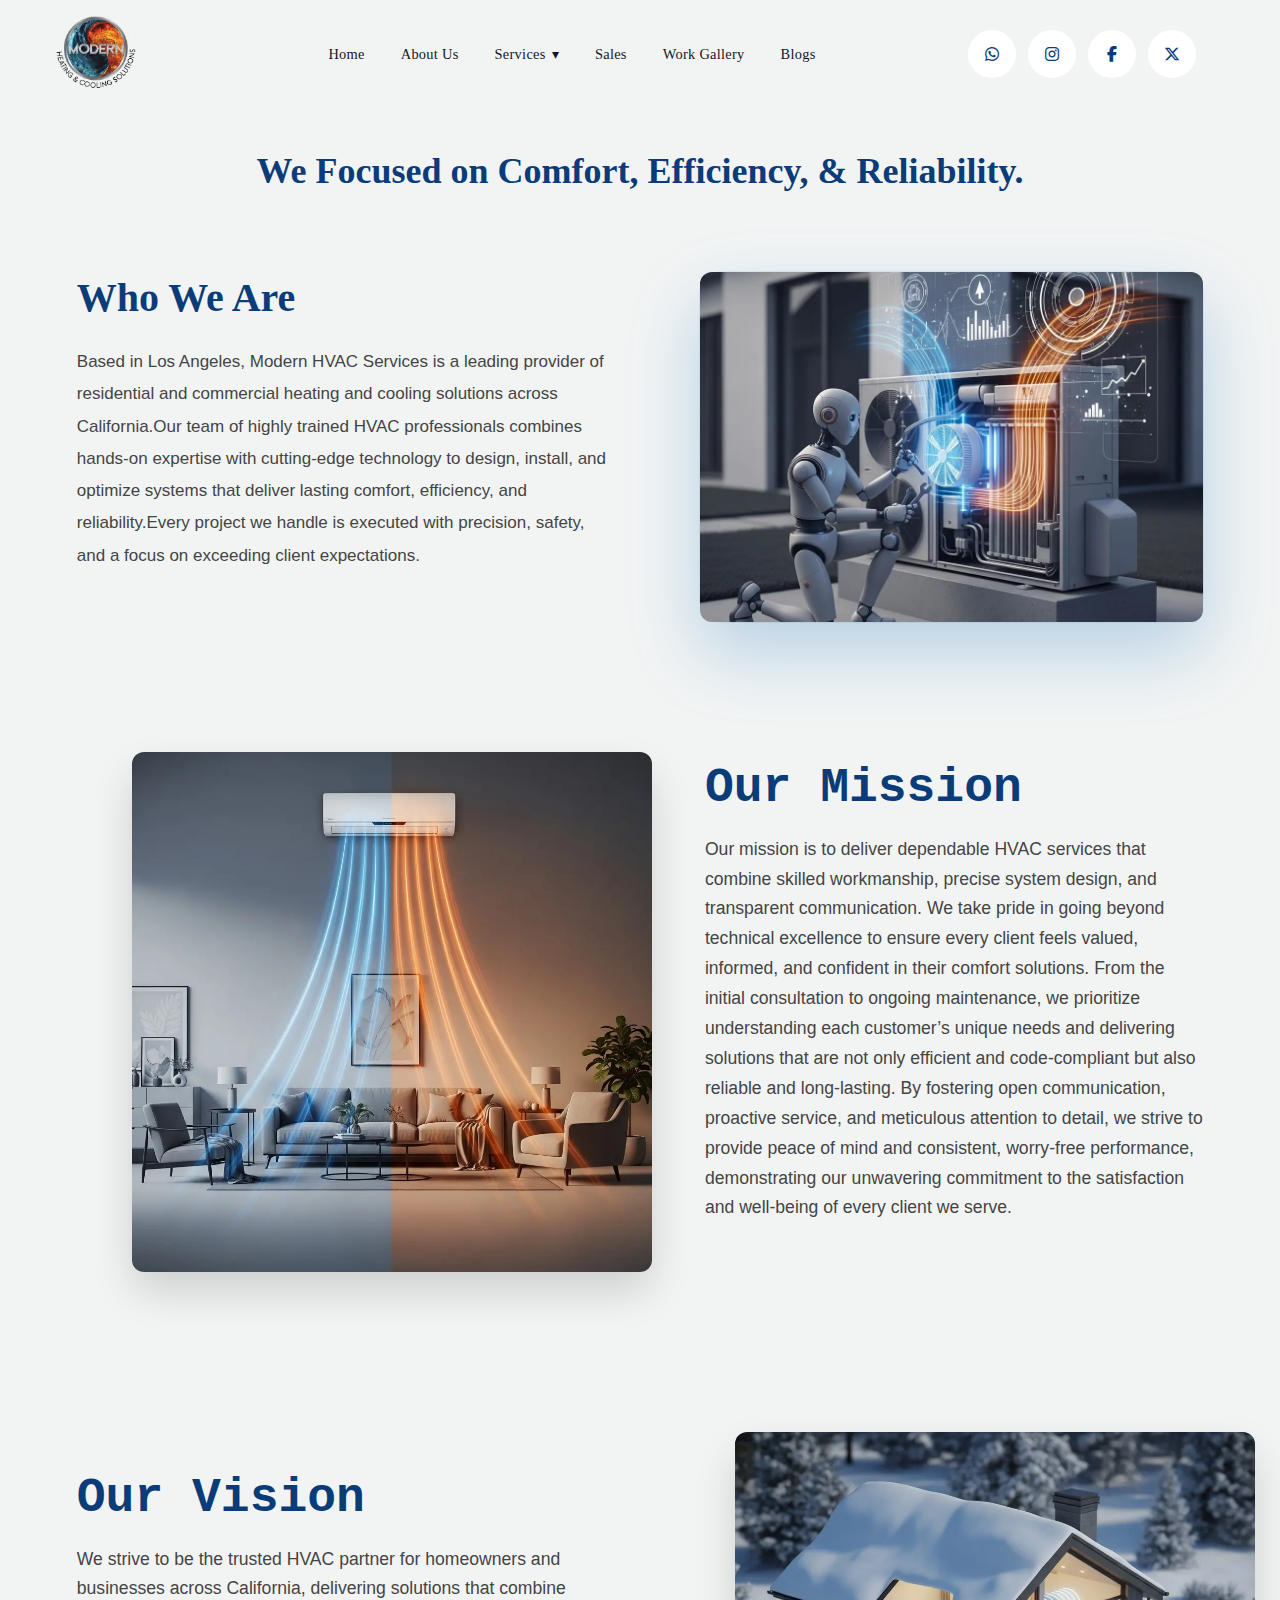
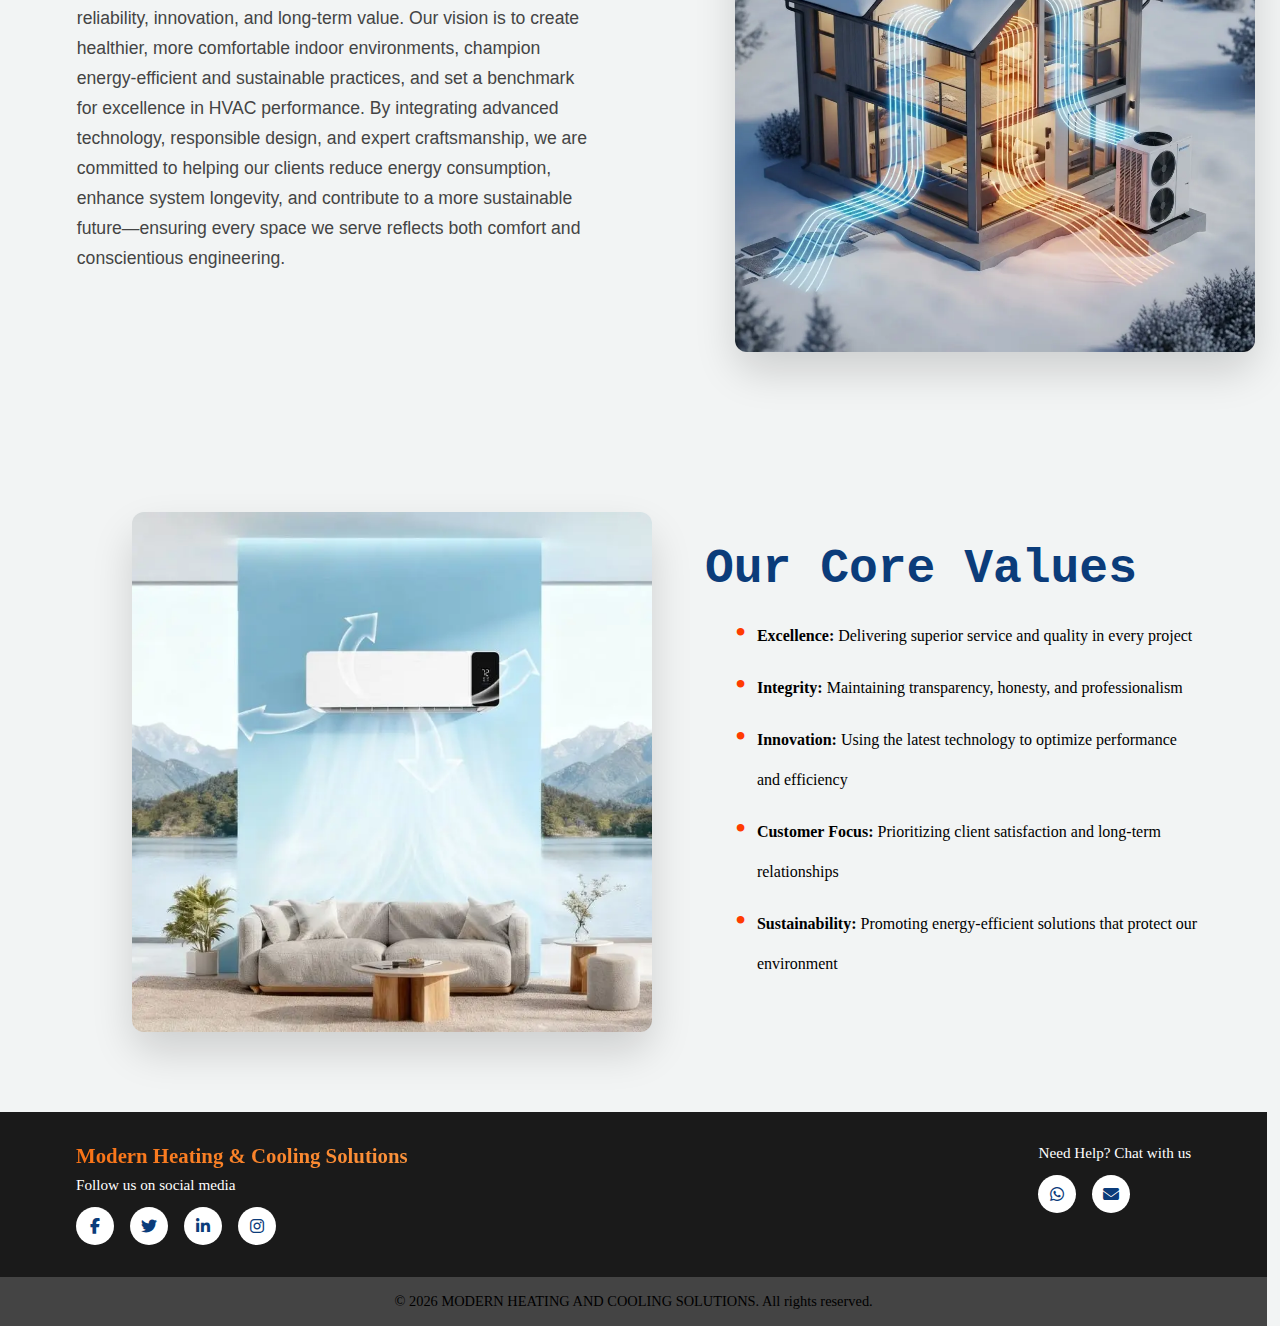
<file: aboutus.html>
<!DOCTYPE html>
<html lang="en">
<head>
  <meta charset="UTF-8">
  <meta name="viewport" content="width=device-width, initial-scale=1.0">
  <title>Mini Split Systems</title>
  <link rel="stylesheet" href="./assets/css/main.css">
  <link rel="stylesheet" href="./assets/css/header.css">
</head>
<body>
  <div id="header"></div>
  
    <h1 class="about-us">We Focused on Comfort, Efficiency, & Reliability.</h1>

  <!-- HERO SECTION -->
  <section class="mini-split-hero">
    <div class="mini-split-container">
      
      <!-- LEFT -->
      <div class="mini-split-content">
        <div class="content-inner">
          <h1>Who We Are</h1>
          <p>
            Based in Los Angeles, Modern HVAC Services is a leading provider of residential and commercial heating and cooling solutions across California.Our team of highly trained HVAC professionals combines hands-on expertise with cutting-edge technology to design, install, and optimize systems that deliver lasting comfort, efficiency, and reliability.Every project we handle is executed with precision, safety, and a focus on exceeding client expectations.</p>
        </div>
      </div>

      <!-- RIGHT IMAGE -->
      <div class="mini-split-image">
        <img src="./assets/images/who-we-r.webp" alt="Mini Split Air Conditioner">
      </div>
    </div>
  </section>

<!-- Vision SECTION -->
  <section class="subservice subservice--multi-zone">
    <div class="subservice__container">
      <!-- LEFT IMAGES -->
      <div class="subservice__images">
        <div class="subservice__image subservice__image--one">
          <img src="./assets/images/our-mission.webp" alt="Multi-Zone Mini-Split System">
        </div>
        
      </div>
      
      <!-- LEFT CONTENT -->
      <div class="content">
        <h2>Our Mission</h2>
        <p>
Our mission is to deliver dependable HVAC services that combine skilled workmanship, precise system design, and transparent communication. We take pride in going beyond technical excellence to ensure every client feels valued, informed, and confident in their comfort solutions. From the initial consultation to ongoing maintenance, we prioritize understanding each customer’s unique needs and delivering solutions that are not only efficient and code-compliant but also reliable and long-lasting. By fostering open communication, proactive service, and meticulous attention to detail, we strive to provide peace of mind and consistent, worry-free performance, demonstrating our unwavering commitment to the satisfaction and well-being of every client we serve.
        </p>
      </div>

      
    </div>
  </section>
  <!-- Comprehensive System Inspections SECTION -->
  <section class="what-we-build">
    <div class="container">
      <!-- RIGHT CONTENT -->
      <div class="subservice__content">
        <h2 class="subservice__title">Our Vision</h2>
        <p class="subservice__description">
We strive to be the trusted HVAC partner for homeowners and businesses across California, delivering solutions that combine reliability, innovation, and long-term value. Our vision is to create healthier, more comfortable indoor environments, champion energy-efficient and sustainable practices, and set a benchmark for excellence in HVAC performance. By integrating advanced technology, responsible design, and expert craftsmanship, we are committed to helping our clients reduce energy consumption, enhance system longevity, and contribute to a more sustainable future—ensuring every space we serve reflects both comfort and conscientious engineering.</p>
      </div>
      <!-- RIGHT IMAGES -->
      <div class="images">
        <div class="image image-one">
          <img src="./assets/images/our-vision.webp" alt="Multi-Zone Mini-Split System">
        </div>
        
      </div>
    </div>
  </section>

  <!-- Compressor Replacement & Repair SECTION -->
  <section class="subservice subservice--multi-zone">
    <div class="subservice__container">
      <!-- LEFT IMAGES -->
      <div class="subservice__images">
        <div class="subservice__image subservice__image--one">
          <img src="./assets/images/core-vales.webp" alt="Multi-Zone Mini-Split System">
        </div>
        
      </div>

      <!-- RIGHT CONTENT -->
      <div class="subservice__content">
        <h2 class="subservice__title">Our Core Values</h2>
<ul class="services-list" style="line-height: 2.5;">
  <li><strong>Excellence:</strong> Delivering superior service and quality in every project</li>
  <li><strong>Integrity:</strong> Maintaining transparency, honesty, and professionalism</li>
  <li><strong>Innovation:</strong> Using the latest technology to optimize performance and efficiency</li>
  <li><strong>Customer Focus:</strong> Prioritizing client satisfaction and long-term relationships</li>
  <li><strong>Sustainability:</strong> Promoting energy-efficient solutions that protect our environment</li>
</ul>
      </div>
    </div>
  </section>

  <!-- Footer placeholder -->
  <div id="footer"></div>

  <script>
    fetch('header.html')
      .then(res => res.text())
      .then(data => document.getElementById('header').innerHTML = data);

    fetch('footer.html')
      .then(res => res.text())
      .then(data => document.getElementById('footer').innerHTML = data);
  </script>
</body>
</html>
<style>
  /* ===== GLOBAL RESET ===== */
* {
  margin: 0;
  padding: 0;
  box-sizing: border-box;
}
html, body {
  height: 100%;
  width: 100%;
}

/* ===== ROOT COLORS ===== */
:root {
  --blue: #0b3c7a;
  --cyan: #0BB5EB;
  --bullet-color: #FF3B00;
}
/* UNIFY HEADING AND PARAGRAPH FONTS ACROSS SECTIONS */
.content h2,
.content h3,
.subservice__title,
.subservice__subtitle {
  font-family: JetBrains Mono, monospace;

}
.about-us {
  font-size: 36px;
  font-weight: 700;
  color: #0b3c7a;
  margin-top: 50px;
  text-align: center;
}


.content p,
.subservice__description {
  font-family: "Lay Grotesk - Trial", sans-serif;
  font-size: 17px;
  line-height: 1.9;
  color: #444;
  margin-bottom: 18px;
}


/* ===== HERO SECTION ===== */
.mini-split-hero {
  padding: 50px 6%;
}

.mini-split-container {
  max-width: 1300px;
  margin: auto;
  display: grid;
  grid-template-columns: 1.1fr 1fr;
  align-items: stretch;
  gap: 70px;
}

.mini-split-content {
  display: flex;
  align-items: center;
}

.content-inner {
  padding-right: 20px;
}

.mini-split-content h1 {
  font-size: 40px;
  font-weight: 700;
  color: var(--blue);
  margin-bottom: 24px;
  line-height: 1.2;
}

.mini-split-content h3 {
  font-size: 22px;
  font-weight: 600;
  margin-bottom: 18px;
  color: var(--blue);
  font-family: JetBrains Mono, monospace;
}

.mini-split-content p,
.mini-split-content ul li {
  font-size: 17px;
  line-height: 1.9;
  color: #444;
  font-family: "Lay Grotesk - Trial", sans-serif;
  margin-bottom: 18px;
}

/* ===== GLOBAL LIST STYLING (ALL UL) ===== */
ul.services-list,
ul.subservice__list,
.content ul {
  list-style: none;
  padding-left: 30px;
  margin-bottom: 18px;
}

ul.services-list li,
ul.subservice__list li,
.content ul li {
  position: relative;
  padding-left: 22px;
  margin-bottom: 12px;
}

ul.services-list li::before,
ul.subservice__list li::before,
.content ul li::before {
  content: "•";
  position: absolute;
  left: 0;
  color: var(--bullet-color);
  font-size: 2em;
  line-height: 1;
}

/* ===== HERO IMAGE ===== */
.mini-split-image {
  margin-top: 30px;
  max-height: 350px;
  border-radius: 22px;
  overflow: hidden;
  box-shadow:
    0 30px 70px rgba(8, 102, 177, 0.25),
    0 0 0 1px rgba(8, 102, 177, 0.08);
}

.mini-split-image img {
  width: 100%;
  height: 100%;
  max-height: 650px;
  object-fit: cover;
  display: block;
  border-radius: 12px;
}

/* ===== SECTIONS ===== */
.what-we-build,
.subservice--multi-zone {
  padding: 80px 6%;
}

.container,
.subservice__container {
  max-width: 1300px;
  margin: 0 auto;
  display: grid;
  grid-template-columns: 1.1fr 1fr;
  gap: 80px;
  align-items: center;
}

/* ===== LEFT CONTENT ===== */
.content h2,
.subservice__title {
  font-size: 3rem;
  font-weight: 700;
  color: #0b3c7a;
  margin-bottom: 20px;
}

.content p,
.subservice__description {
  font-size: 1.1rem;
  line-height: 1.7;
  color: #444;
  max-width: 520px;
  margin-bottom: 40px;
}

.content h3,
.subservice__subtitle {
  font-size: 1.3rem;
  margin-bottom: 20px;
  color: var(--blue);
}

/* ===== RIGHT IMAGES ===== */
.images,
.subservice__images {
  position: relative;
  height: 520px;
}

.image,
.subservice__image {
  position: absolute;
  border-radius: 22px;
  overflow: hidden;
  box-shadow: 0 20px 40px rgba(0,0,0,0.15);
  
}

.image img,
.subservice__image img {
  width: 100%;
  height: 100%;
  object-fit: cover;
  border-radius: 12px;
}

/* IMAGE POSITIONING */
.image-one,
.subservice__image--one {
  width: 520px;
  height: 520px;
  top: 0;
  left: 10%;
}

.image-two,
.subservice__image--two {
  width: 360px;
  height: 260px;
  bottom: 0;
  right: 20px;
}

/* CONTENT WIDTH */
.subservice__content {
  max-width: 520px;
}

/* ===== RESPONSIVE ===== */
@media (max-width: 900px) {
  .mini-split-container,
  .container,
  .subservice__container {
    grid-template-columns: 1fr;
    gap: 50px;
  }

  .mini-split-content {
    text-align: center;
  }

  .mini-split-content h1 {
    font-size: 34px;
  }

  .mini-split-image,
  .images,
  .subservice__images {
    height: 420px;
    margin-top: 60px;
    left: 0;
  }

  .image-one,
  .subservice__image--one {
    width: 260px;
    height: 340px;
    left: 30%;
  }

  .image-two,
  .subservice__image--two {
    width: 300px;
    height: 380px;
    right: 10px;
  }

  .subservice__content,
  .content {
    max-width: 100%;
  }
}
h2,
h3 {
  color: #0b3c7a;
}
/* =========================
   UNIFIED IMAGE HOVER EFFECT
   Lift + Shadow (no zoom)
========================= */

/* Ensure all image containers are ready for hover */
.mini-split-image,
.images,
.subservice__images,
.image,
.subservice__image {
  position: relative;
  overflow: visible;
  border-radius: 22px;
  cursor: pointer;
  transition: transform 0.3s ease, box-shadow 0.3s ease;
  
}

/* Hover effect: lift + shadow only */
.mini-split-image:hover,
.images:hover .image,
.subservice__images:hover .subservice__image {
  transform: translateY(-5px); /* subtle lift */
  box-shadow: 0 10px 24px #0b3c7a; /* blue shadow like your cards */
}

/* =========================
   MOBILE LAYOUT FIX
   Image First → Content Second
========================= */
@media (max-width: 900px) {

  /* HERO SECTION */
  .mini-split-container {
    display: flex;
    flex-direction: column;
  }

  .mini-split-image {
    order: 1;
  }

  .mini-split-content {
    order: 2;
  }

  /* MISSION / CORE VALUES (subservice sections) */
  .subservice__container {
    display: flex;
    flex-direction: column;
  }

  .subservice__images {
    order: 1;
  }

  .subservice__content {
    order: 2;
    text-align: center;
  }

  /* VISION SECTION */
  .what-we-build .container {
    display: flex;
    flex-direction: column;
  }

  .what-we-build .images {
    order: 1;
  }

  .what-we-build .subservice__content {
    order: 2;
    text-align: center;
  }

  /* Image centering & sizing */
  .image-one,
  .subservice__image--one {
    position: relative;
    width: 100%;
    height: 300px;
    left: 0;
  }

  .image img,
  .subservice__image img,
  .mini-split-image img {
    border-radius: 18px;
  }

  /* Text spacing */
  .content,
  .subservice__content {
    margin-top: 20px;
  }
}
@media (max-width: 900px) {

  /* FIX: Mission section content ordering */
  .subservice__container .content {
    order: 2;
    text-align: center;
  }

  .subservice__container .subservice__images {
    order: 1;
  }
}

</style>
</file>
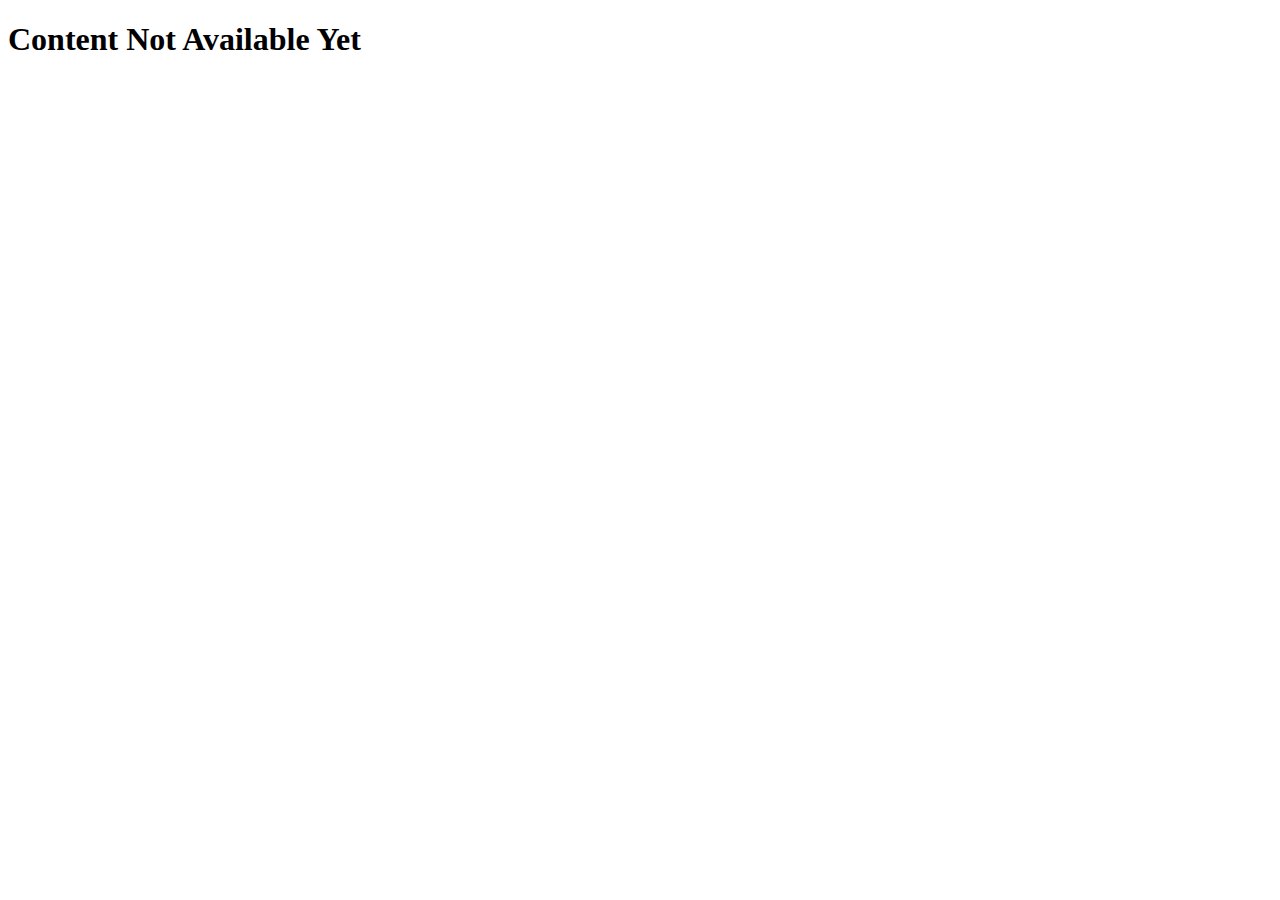
<file: blogs.html>
<!DOCTYPE html>
<html lang="en">
<head>
  <meta charset="UTF-8">
  <meta name="viewport" content="width=device-width, initial-scale=1.0">
  <title>Document</title>
</head>
<body>
  <h1>Content Not Available Yet</h1>
</body>
</html>
</file>
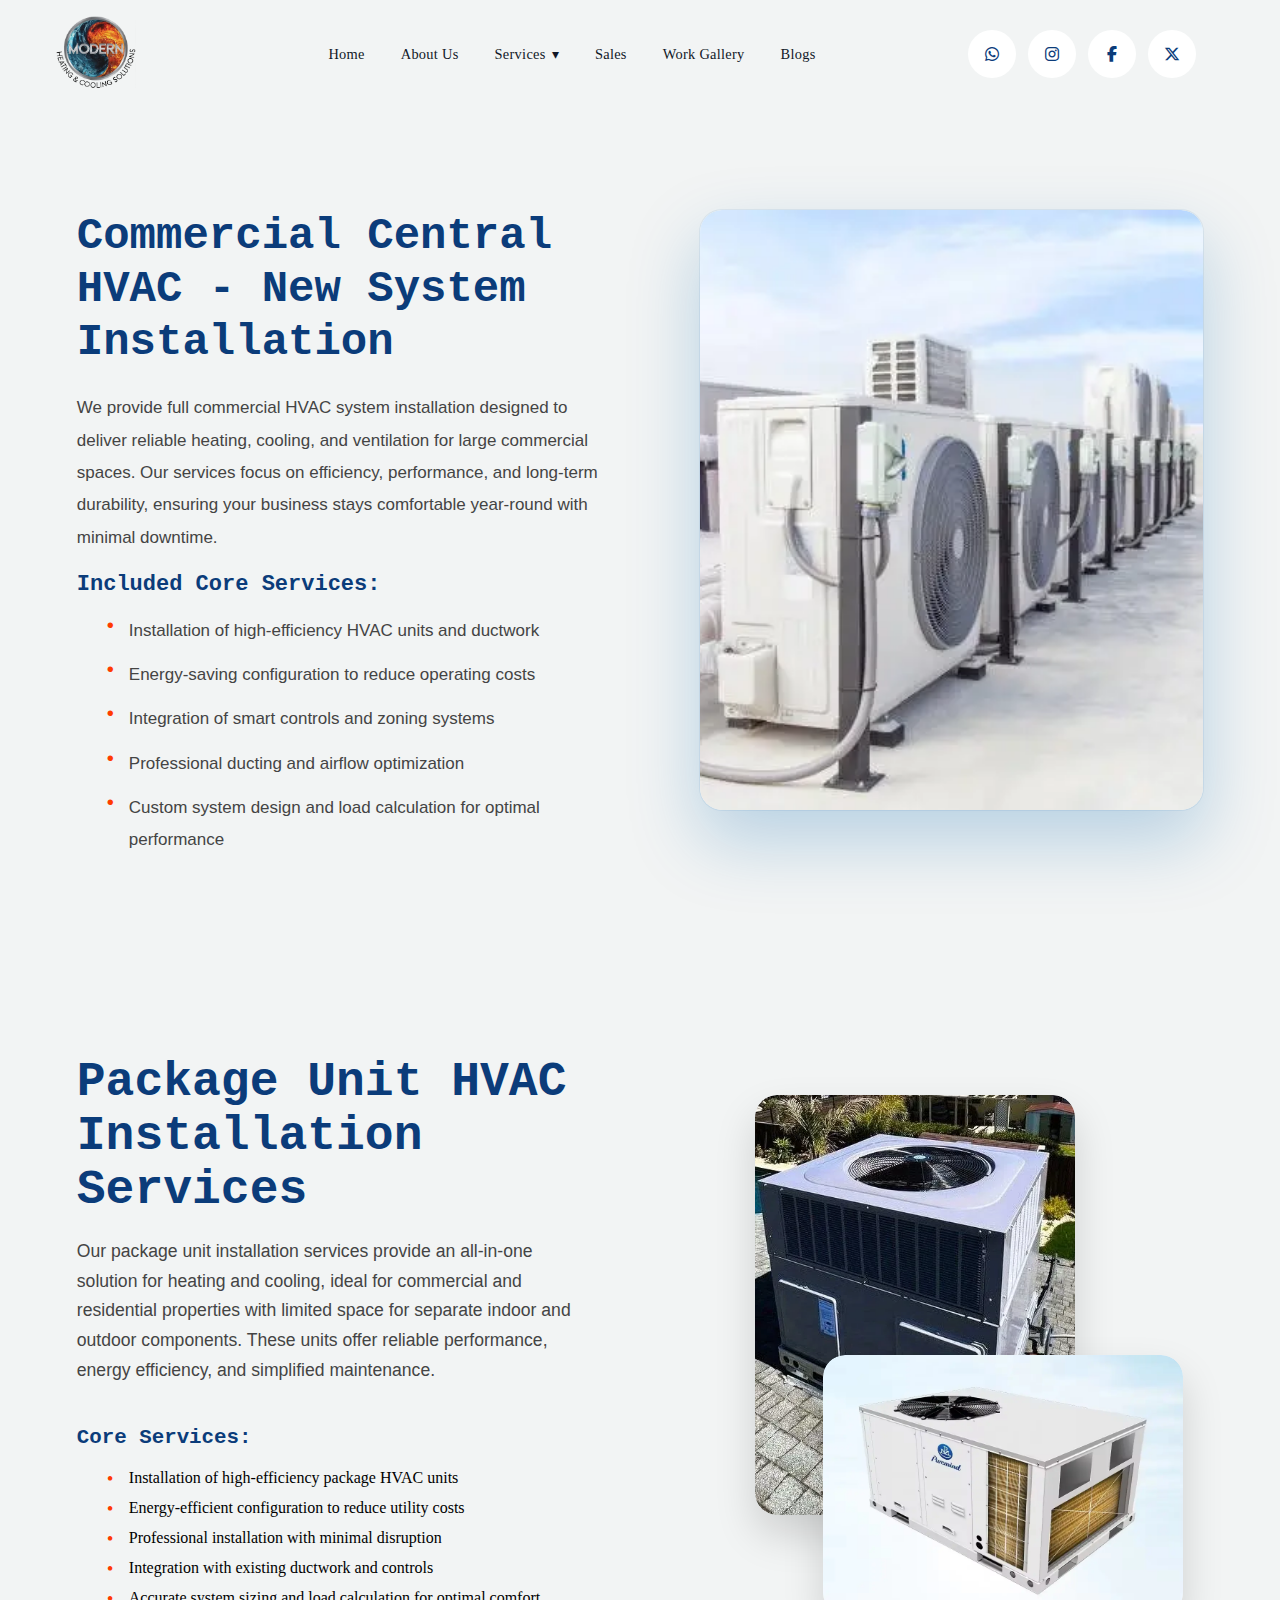
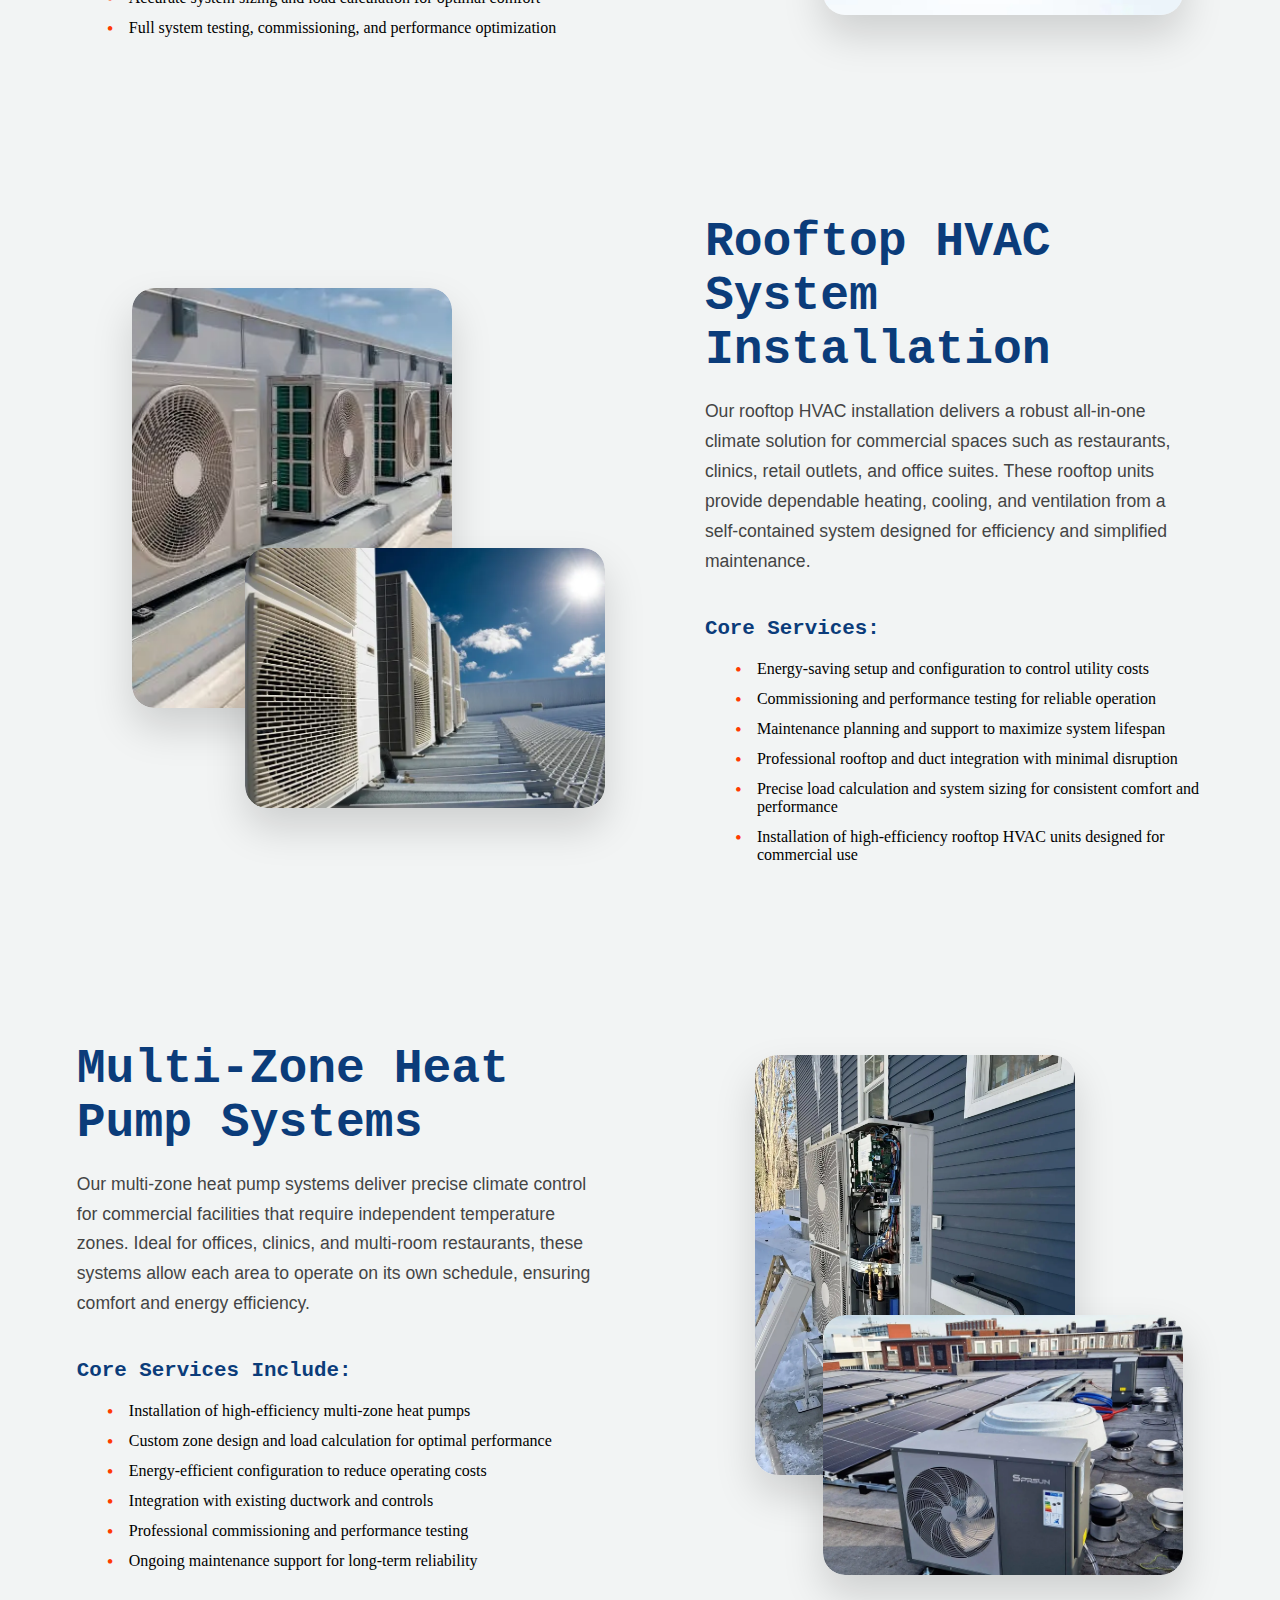
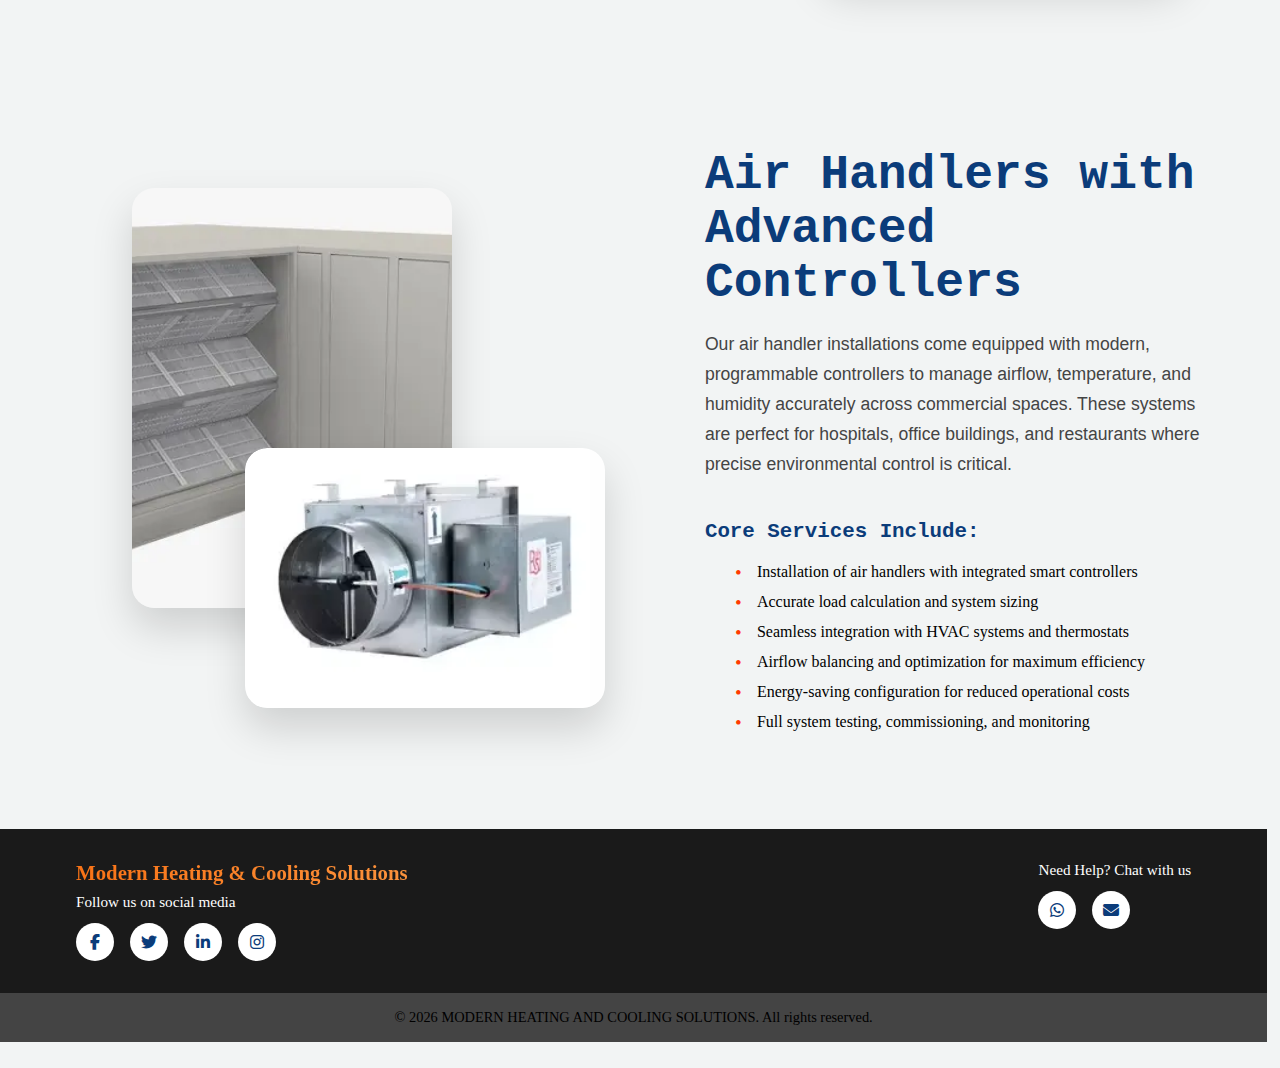
<file: commercial-central.html>
<!DOCTYPE html>
<html lang="en">
<head>
  <meta charset="UTF-8">
  <meta name="viewport" content="width=device-width, initial-scale=1.0">
  <title>Mini Split Systems</title>
  <link rel="stylesheet" href="./assets/css/main.css">
  <link rel="stylesheet" href="./assets/css/header.css">
</head>
<body>
  <div id="header"></div>

  <!-- HERO SECTION -->
  <section class="mini-split-hero">
    <div class="mini-split-container">
      <!-- LEFT -->
      <div class="mini-split-content">
        <div class="content-inner">
          <h1>Commercial Central HVAC - New System Installation</h1>
          <p>We provide full commercial HVAC system installation designed to deliver reliable heating, cooling, and ventilation for large commercial spaces. Our services focus on efficiency, performance, and long-term durability, ensuring your business stays comfortable year-round with minimal downtime.</p>

          <h3>Included Core Services:</h3>
          <ul class="services-list">
            
            <li>Installation of high-efficiency HVAC units and ductwork</li>
            <li>Energy-saving configuration to reduce operating costs</li>
            <li>Integration of smart controls and zoning systems</li>
            <li>Professional ducting and airflow optimization</li>
            <li>Custom system design and load calculation for optimal performance</li>
          </ul>
        </div>
      </div>

      <!-- RIGHT IMAGE -->
      <div class="mini-split-image">
        <img src="./assets/images/commerical2.webp" alt="Mini Split Air Conditioner">
      </div>
    </div>
  </section>

  <!-- Package Unit  -->
  <section class="what-we-build">
    <div class="container">
      <!-- LEFT CONTENT -->
      <div class="content">
        <h2>Package Unit HVAC Installation Services</h2>
        <p>
Our package unit installation services provide an all-in-one solution for heating and cooling, ideal for commercial and residential properties with limited space for separate indoor and outdoor components. These units offer reliable performance, energy efficiency, and simplified maintenance.        </p>

        <h3>Core Services:</h3>
        <ul class="services-list">
          <li>Installation of high-efficiency package HVAC units</li>
          <li>Energy-efficient configuration to reduce utility costs</li>
          <li>Professional installation with minimal disruption</li>
          <li>Integration with existing ductwork and controls</li>
          <li>Accurate system sizing and load calculation for optimal comfort</li>
          <li>Full system testing, commissioning, and performance optimization</li>
        </ul>
      </div>

      <!-- RIGHT IMAGES -->
      <div class="images">
        <div class="image image-one">
          <img src="./assets/images/package1.webp" alt="Multi-Zone Mini-Split System">
        </div>
        <div class="image image-two">
          <img src="./assets/images/package2.webp" alt="Multi-Zone Mini-Split Indoor Units">
        </div>
      </div>
    </div>
  </section>

  <!-- Rooftop HVAC SECTION -->
  <section class="subservice subservice--multi-zone">
    <div class="subservice__container">
      <!-- LEFT IMAGES -->
      <div class="subservice__images">
        <div class="subservice__image subservice__image--one">
          <img src="./assets/images/roof-top.webp" alt="Multi-Zone Mini-Split System">
        </div>
        <div class="subservice__image subservice__image--two">
          <img src="./assets/images/roof2.webp" alt="Multi-Zone Mini-Split Indoor Units">
        </div>
      </div>

      <!-- RIGHT CONTENT -->
      <div class="subservice__content">
        <h2 class="subservice__title">Rooftop HVAC System Installation</h2>
        <p class="subservice__description">
Our rooftop HVAC installation delivers a robust all‑in‑one climate solution for commercial spaces such as restaurants, clinics, retail outlets, and office suites. These rooftop units provide dependable heating, cooling, and ventilation from a self‑contained system designed for efficiency and simplified maintenance.</p>
        <h3 class="subservice__subtitle">Core Services:</h3>
        <ul class="services-list">
          <li>Energy‑saving setup and configuration to control utility costs</li>
          <li>Commissioning and performance testing for reliable operation</li>
          <li>Maintenance planning and support to maximize system lifespan</li>
          <li>Professional rooftop and duct integration with minimal disruption</li>
          <li>Precise load calculation and system sizing for consistent comfort and performance</li>
          <li>Installation of high‑efficiency rooftop HVAC units designed for commercial use</li>
        </ul>
      </div>
    </div>
  </section>

  <!-- Multi-Zone Heat Pump Systems SECTION -->
  <section class="what-we-build">
    <div class="container">
      <!-- LEFT CONTENT -->
      <div class="content">
        <h2>Multi-Zone Heat Pump Systems</h2>
        <p>
Our multi-zone heat pump systems deliver precise climate control for commercial facilities that require independent temperature zones. Ideal for offices, clinics, and multi-room restaurants, these systems allow each area to operate on its own schedule, ensuring comfort and energy efficiency.        </p>

        <h3>Core Services Include:</h3>
<ul class="services-list">
  <li>Installation of high-efficiency multi-zone heat pumps</li>
  <li>Custom zone design and load calculation for optimal performance</li>
  <li>Energy-efficient configuration to reduce operating costs</li>
  <li>Integration with existing ductwork and controls</li>
  <li>Professional commissioning and performance testing</li>
  <li>Ongoing maintenance support for long-term reliability</li>
</ul>

      </div>

      <!-- RIGHT IMAGES -->
      <div class="images">
        <div class="image image-one">
          <img src="./assets/images/heatpump1.webp" alt="Console Type Mini Split">
        </div>
        <div class="image image-two">
          <img src="./assets/images/heatpump2.webp" alt="Cassette Type Mini Split">
        </div>
      </div>
    </div>
  </section>

  <!-- Air HandlersSECTION -->
  <section class="subservice subservice--multi-zone">
    <div class="subservice__container">
      <!-- LEFT IMAGES -->
      <div class="subservice__images">
        <div class="subservice__image subservice__image--one">
          <img src="./assets/images/airhandler2.webp" alt="Multi-Zone Mini-Split System">
        </div>
        <div class="subservice__image subservice__image--two">
          <img src="./assets/images/airhandler.webp" alt="Multi-Zone Mini-Split Indoor Units">
        </div>
      </div>

      <!-- RIGHT CONTENT -->
      <div class="subservice__content">
        <h2 class="subservice__title">Air Handlers with Advanced Controllers</h2>
        <p class="subservice__description">
Our air handler installations come equipped with modern, programmable controllers to manage airflow, temperature, and humidity accurately across commercial spaces. These systems are perfect for hospitals, office buildings, and restaurants where precise environmental control is critical.
        </p>

        <h3 class="subservice__subtitle">Core Services Include:</h3>
<ul class="services-list">
  <li>Installation of air handlers with integrated smart controllers</li>
  <li>Accurate load calculation and system sizing</li>
  <li>Seamless integration with HVAC systems and thermostats</li>
  <li>Airflow balancing and optimization for maximum efficiency</li>
  <li>Energy-saving configuration for reduced operational costs</li>
  <li>Full system testing, commissioning, and monitoring</li>
</ul>

      </div>
    </div>
  </section>

  <!-- Footer placeholder -->
  <div id="footer"></div>

  <script>
    fetch('header.html')
      .then(res => res.text())
      .then(data => document.getElementById('header').innerHTML = data);

    fetch('footer.html')
      .then(res => res.text())
      .then(data => document.getElementById('footer').innerHTML = data);
  </script>
</body>
</html>
<style>
  /* =========================
   IMAGE HOVER LIKE CARD
========================= */

/* All image containers */
.mini-split-image,
.images,
.subservice__images,
.image,
.subservice__image {
  position: relative;
  cursor: pointer;
  overflow: visible;
  border-radius: 22px;
  transition: transform 0.3s ease, box-shadow 0.3s ease;
}

/* Hover: lift + shadow like card */
.mini-split-image:hover,
.images:hover .image,
.subservice__images:hover .subservice__image {
  transform: translateY(-5px);       /* subtle lift */
  box-shadow: 0 10px 24px #0b3c7a;  /* same color as card hover */
}

/* Ensure images fill container */
.mini-split-image img,
.image img,
.subservice__image img {
  width: 100%;
  height: 100%;
  object-fit: cover;
  display: block;
  border-radius: 22px;
}

/* Make sure the img fills container */
.mini-split-image img,
.image img,
.subservice__image img {
  width: 100%;
  height: 100%;
  object-fit: cover;
  display: block;
  border-radius: 22px;
  transition: transform 0.3s ease;
}

  /* ===== GLOBAL RESET ===== */
* {
  margin: 0;
  padding: 0;
  box-sizing: border-box;
}
html, body {
  height: 100%;
  width: 100%;
}

/* ===== ROOT COLORS ===== */
:root {
  --blue: #0b3c7a;
  --cyan: #0BB5EB;
  --bullet-color: #FF3B00;
}
/* UNIFY HEADING AND PARAGRAPH FONTS ACROSS SECTIONS */
.content h2,
.content h3,
.subservice__title,
.subservice__subtitle {
  font-family: JetBrains Mono, monospace;

}

.content p,
.subservice__description {
  font-family: "Lay Grotesk - Trial", sans-serif;
  font-size: 17px;
  line-height: 1.9;
  color: #444;
  margin-bottom: 18px;
}


/* ===== HERO SECTION ===== */
.mini-split-hero {
  padding: 100px 6%;
}

.mini-split-container {
  max-width: 1300px;
  margin: auto;
  display: grid;
  grid-template-columns: 1.1fr 1fr;
  align-items: stretch;
  gap: 70px;
}

.mini-split-content {
  display: flex;
  align-items: center;
}

.content-inner {
  padding-right: 20px;
}

.mini-split-content h1 {
  font-size: 44px;
  font-weight: 700;
  color: var(--blue);
  margin-bottom: 24px;
  line-height: 1.2;
  font-family: JetBrains Mono, monospace;
}

.mini-split-content h3 {
  font-size: 22px;
  font-weight: 600;
  margin-bottom: 18px;
  color: var(--blue);
  font-family: JetBrains Mono, monospace;
}

.mini-split-content p,
.mini-split-content ul li {
  font-size: 17px;
  line-height: 1.9;
  color: #444;
  font-family: "Lay Grotesk - Trial", sans-serif;
  margin-bottom: 18px;
}

/* ===== GLOBAL LIST STYLING (ALL UL) ===== */
ul.services-list,
ul.subservice__list,
.content ul {
  list-style: none;
  padding-left: 30px;
  margin-bottom: 18px;
}

ul.services-list li,
ul.subservice__list li,
.content ul li {
  position: relative;
  padding-left: 22px;
  margin-bottom: 12px;
}

ul.services-list li::before,
ul.subservice__list li::before,
.content ul li::before {
  content: "•";
  position: absolute;
  left: 0;
  color: var(--bullet-color);
  font-size: 1.2em;
  line-height: 1;
}

/* ===== HERO IMAGE ===== */
.mini-split-image {
  max-height: 600px;
  border-radius: 22px;
  overflow: hidden;
  box-shadow:
    0 30px 70px rgba(8, 102, 177, 0.25),
    0 0 0 1px rgba(8, 102, 177, 0.08);
}

.mini-split-image img {
  width: 100%;
  height: 100%;
  max-height: 600px;
  object-fit: cover;
  display: block;
}

/* ===== SECTIONS ===== */
.what-we-build,
.subservice--multi-zone {
  padding: 80px 6%;
}

.container,
.subservice__container {
  max-width: 1300px;
  margin: 0 auto;
  display: grid;
  grid-template-columns: 1.1fr 1fr;
  gap: 80px;
  align-items: center;
}

/* ===== LEFT CONTENT ===== */
.content h2,
.subservice__title {
  font-size: 3rem;
  font-weight: 700;
  color: #0b3c7a;
  margin-bottom: 20px;
}

.content p,
.subservice__description {
  font-size: 1.1rem;
  line-height: 1.7;
  color: #444;
  max-width: 520px;
  margin-bottom: 40px;
}

.content h3,
.subservice__subtitle {
  font-size: 1.3rem;
  margin-bottom: 20px;
  color: var(--blue);
}

/* ===== RIGHT IMAGES ===== */
.images,
.subservice__images {
  position: relative;
  height: 520px;
}

.image,
.subservice__image {
  position: absolute;
  border-radius: 22px;
  overflow: hidden;
  box-shadow: 0 20px 40px rgba(0,0,0,0.15);
}

.image img,
.subservice__image img {
  width: 100%;
  height: 100%;
  object-fit: cover;
}

/* IMAGE POSITIONING */
.image-one,
.subservice__image--one {
  width: 320px;
  height: 420px;
  top: 0;
  left: 10%;
}

.image-two,
.subservice__image--two {
  width: 360px;
  height: 260px;
  bottom: 0;
  right: 20px;
}

/* CONTENT WIDTH */
.subservice__content {
  max-width: 520px;
}

/* ===== RESPONSIVE ===== */
@media (max-width: 900px) {
  .mini-split-container,
  .container,
  .subservice__container {
    grid-template-columns: 1fr;
    gap: 50px;
  }

  .mini-split-content {
    text-align: center;
  }

  .mini-split-content h1 {
    font-size: 34px;
  }

  .mini-split-image,
  .images,
  .subservice__images {
    height: 420px;
    margin-top: 60px;
    left: 0;
  }

  .image-one,
  .subservice__image--one {
    width: 260px;
    height: 340px;
    left: 30%;
  }

  .image-two,
  .subservice__image--two {
    width: 300px;
    height: 380px;
    right: 10px;
  }

  .subservice__content,
  .content {
    max-width: 100%;
  }
}
/* =========================
   MOBILE: IMAGE FIRST → CONTENT SECOND
   ALL SECTIONS
========================= */
@media (max-width: 900px) {

  /* FORCE FLEX ON MOBILE */
  .mini-split-container,
  .what-we-build .container,
  .subservice__container {
    display: flex;
    flex-direction: column;
  }

  /* ===== HERO ===== */
  .mini-split-image {
    order: 1;
  }

  .mini-split-content {
    order: 2;
    text-align: center;
  }

  /* ===== WHAT-WE-BUILD SECTIONS ===== */
  .what-we-build .images {
    order: 1;
  }

  .what-we-build .content {
    order: 2;
    text-align: center;
  }

  /* ===== SUBSERVICE SECTIONS ===== */
  .subservice__images {
    order: 1;
  }

  .subservice__content {
    order: 2;
    text-align: center;
  }

  /* ===== IMAGE STACK FIX ===== */
  .images,
  .subservice__images,
  .mini-split-image {
    height: auto;
    margin-top: 30px;
  }

  .image,
  .subservice__image {
    position: relative;
    width: 100%;
    height: 280px;
    margin-bottom: 16px;
    left: 0;
    right: 0;
  }

  .image img,
  .subservice__image img,
  .mini-split-image img {
    width: 100%;
    height: 100%;
    object-fit: cover;
  }

  /* TEXT WIDTH */
  .content,
  .subservice__content {
    max-width: 100%;
  }
}

/* =========================
   MOBILE IMAGE DESIGN UPGRADE
   (Two-image sections)
========================= */
@media (max-width: 900px) {

  /* IMAGE WRAPPER */
  .images,
  .subservice__images {
    position: relative;
    height: 340px;
    margin-bottom: 30px;
  }

  /* PRIMARY IMAGE */
  .image-one,
  .subservice__image--one {
    position: relative;
    width: 100%;
    height: 260px;
    left: 0;
    top: 0;
    z-index: 1;
  }

  /* SECONDARY IMAGE (FLOAT CARD) */
  .image-two,
  .subservice__image--two {
    position: absolute;
    width: 65%;
    height: 160px;
    bottom: -20px;
    right: 10px;
    z-index: 2;

    border-radius: 18px;
    box-shadow: 0 15px 35px rgba(0,0,0,0.25);
    border: 4px solid #fff;
    background: #fff;
  }

  /* IMAGE FIT */
  .image img,
  .subservice__image img {
    border-radius: 18px;
  }
}

</style>
</file>
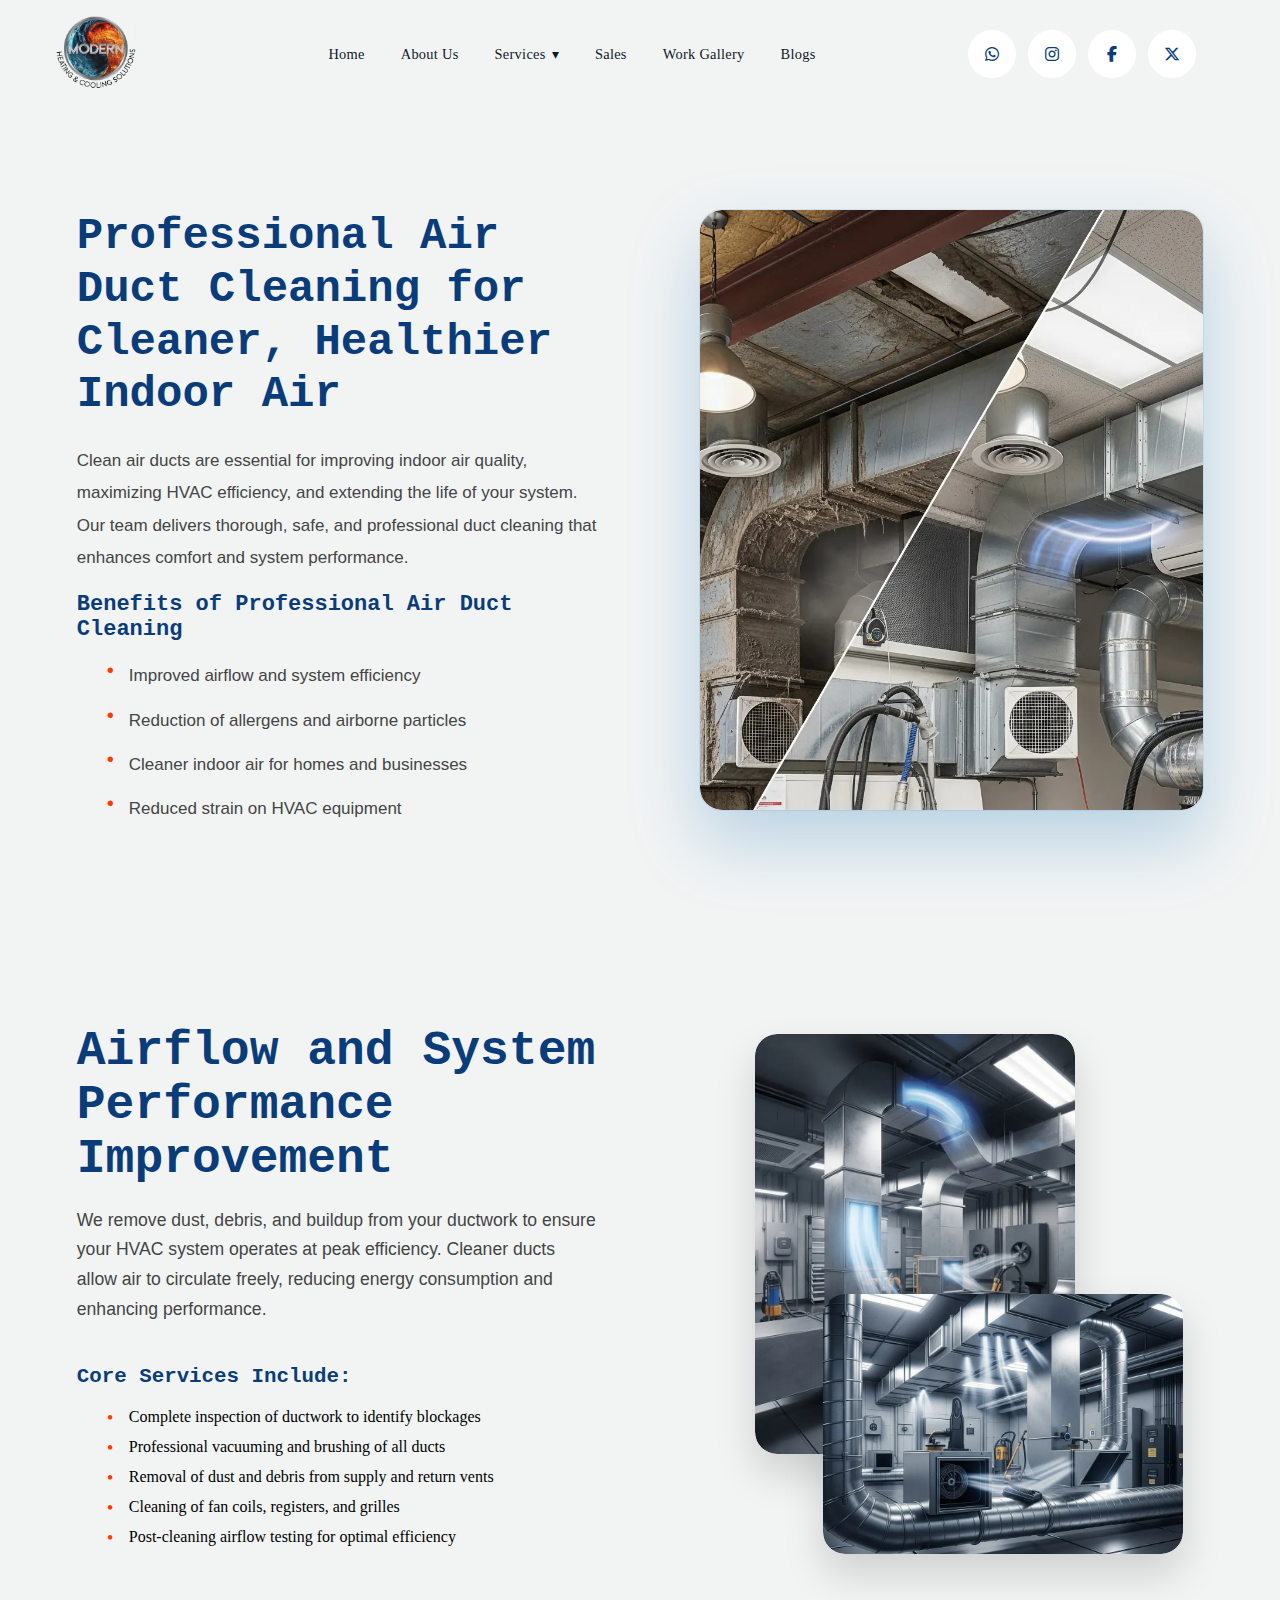
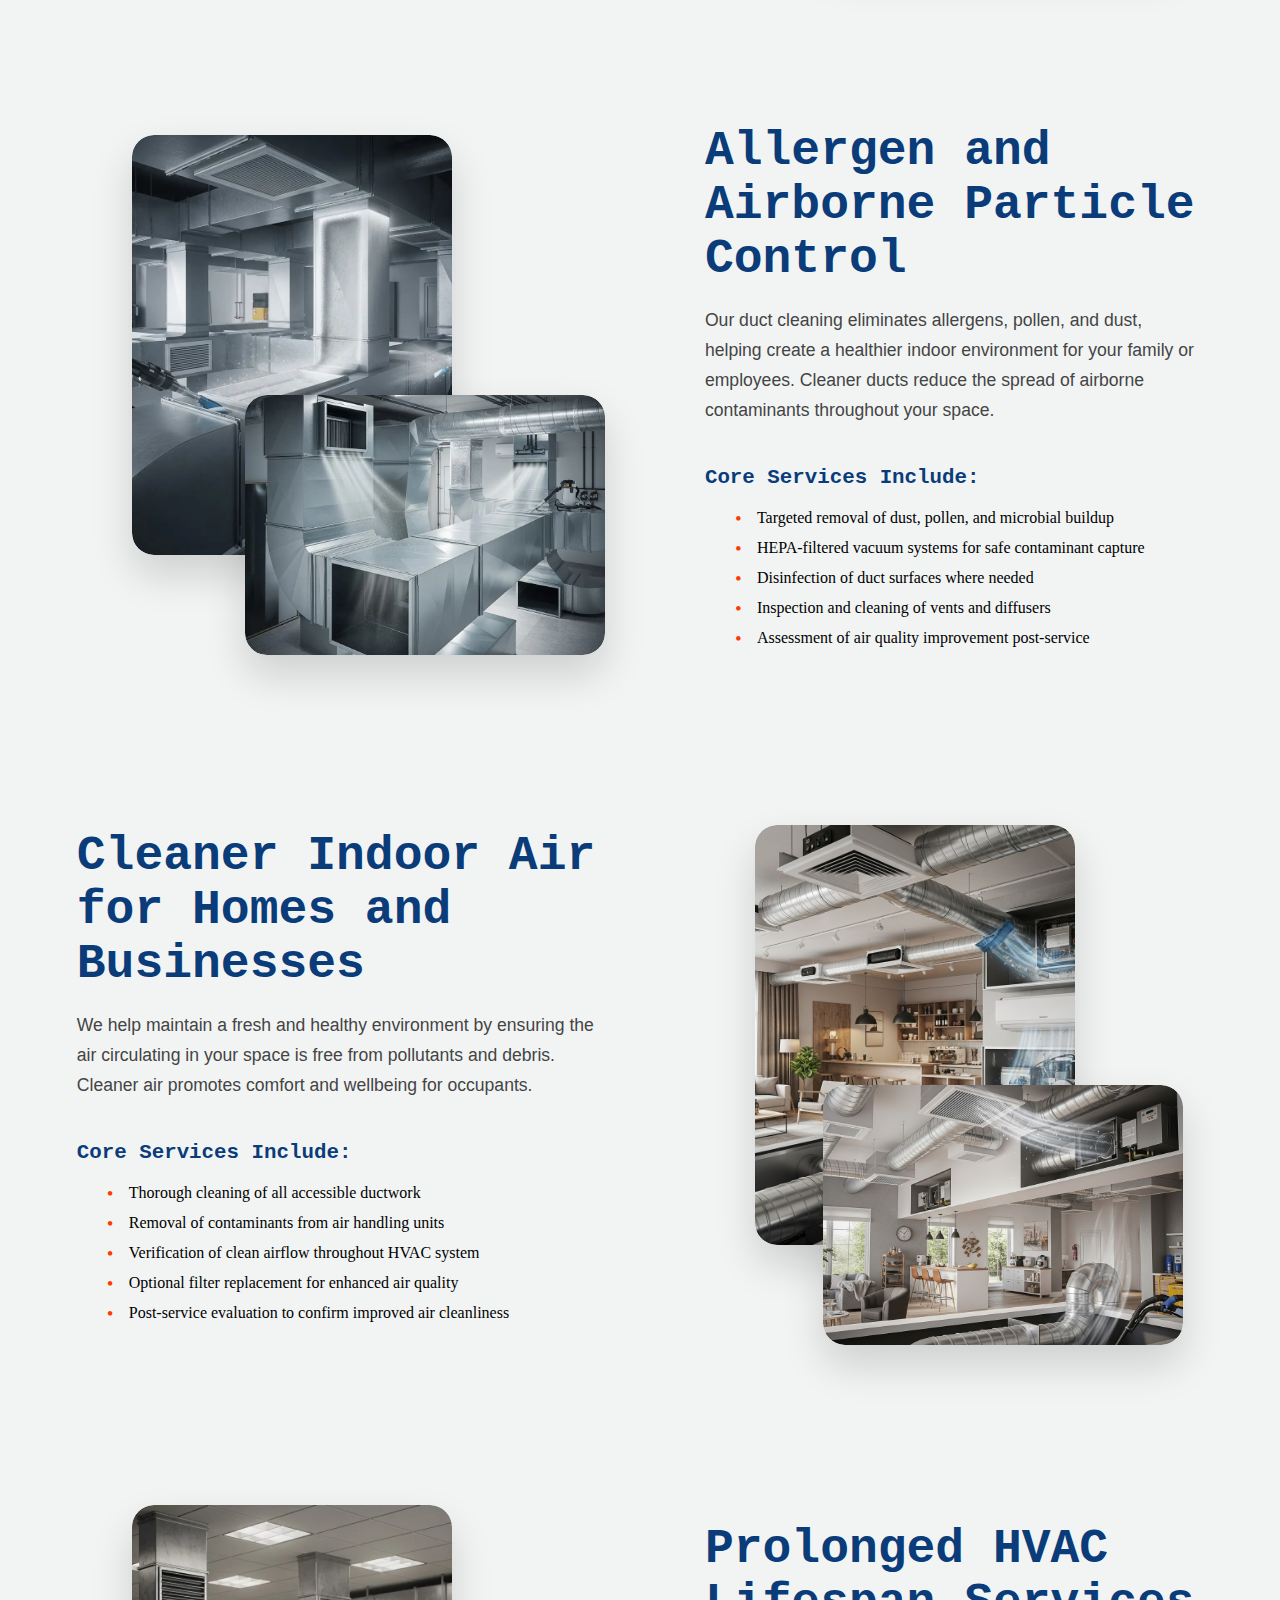
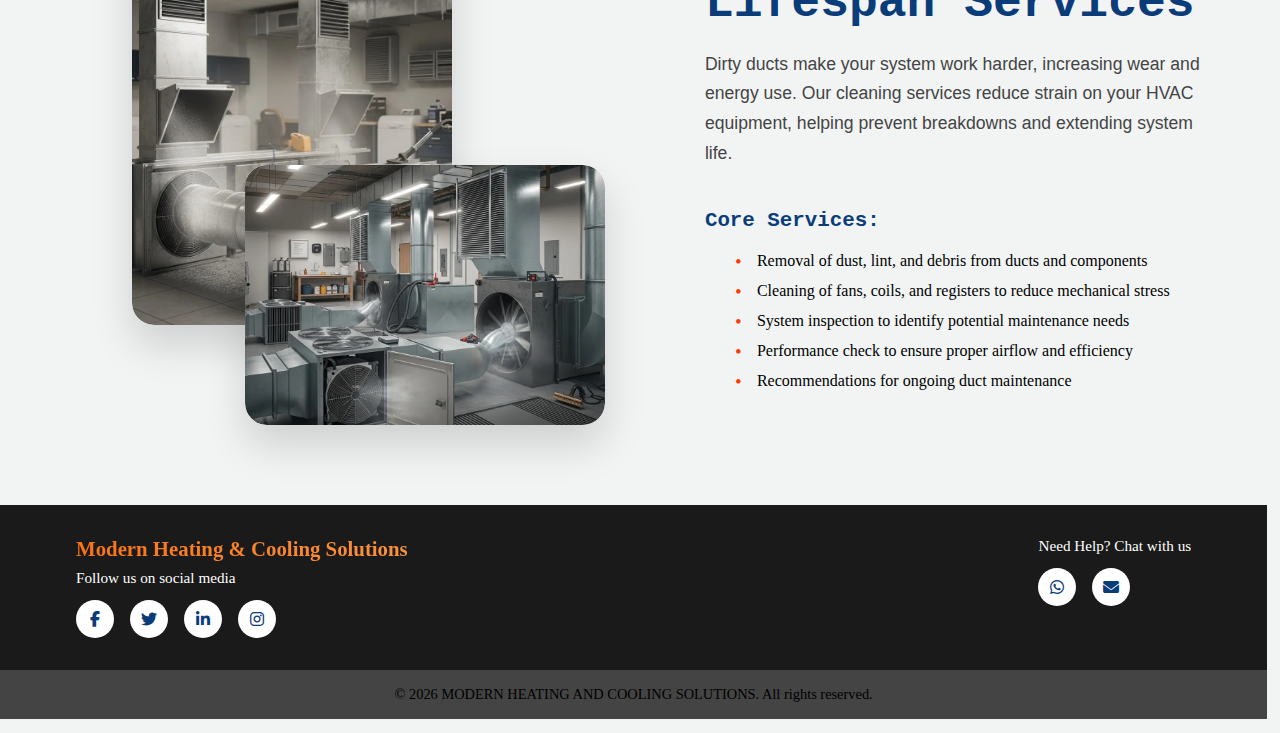
<file: duct-cleaning.html>
<!DOCTYPE html>
<html lang="en">
<head>
  <meta charset="UTF-8">
  <meta name="viewport" content="width=device-width, initial-scale=1.0">
  <title>Mini Split Systems</title>
  <link rel="stylesheet" href="./assets/css/main.css">
  <link rel="stylesheet" href="./assets/css/header.css">
</head>
<body>
  <div id="header"></div>

  <!-- HERO SECTION -->
  <section class="mini-split-hero">
    <div class="mini-split-container">
      <!-- LEFT -->
      <div class="mini-split-content">
        <div class="content-inner">
          <h1>Professional Air Duct Cleaning for Cleaner, Healthier Indoor Air</h1>
          <p>
            Clean air ducts are essential for improving indoor air quality, maximizing HVAC efficiency, and extending the life of your system. Our team delivers thorough, safe, and professional duct cleaning that enhances comfort and system performance.
          </p>

         <h3>Benefits of Professional Air Duct Cleaning</h3>
<ul class="services-list">
  <li>Improved airflow and system efficiency</li>
  <li>Reduction of allergens and airborne particles</li>
  <li>Cleaner indoor air for homes and businesses</li>
  <li>Reduced strain on HVAC equipment</li>
</ul>


        </div>
      </div>

      <!-- RIGHT IMAGE -->
      <div class="mini-split-image">
        <img src="./assets/images/Duct-cleaning-hero.webp" alt="Mini Split Air Conditioner">
      </div>
    </div>
  </section>

  <!-- First-SECTION -->
  <section class="what-we-build">
    <div class="container">
      <!-- LEFT CONTENT -->
      <div class="content">
        <h2 >Airflow and System Performance Improvement
        </h2>
        <p>
We remove dust, debris, and buildup from your ductwork to ensure your HVAC system operates at peak efficiency. Cleaner ducts allow air to circulate freely, reducing energy consumption and enhancing performance.
        </p>
       <h3>Core Services Include:</h3>
<ul class="services-list">
  <li>Complete inspection of ductwork to identify blockages</li>
  <li>Professional vacuuming and brushing of all ducts</li>
  <li>Removal of dust and debris from supply and return vents</li>
  <li>Cleaning of fan coils, registers, and grilles</li>
  <li>Post-cleaning airflow testing for optimal efficiency</li>
</ul>



      </div>

      <!-- RIGHT IMAGES -->
      <div class="images">
        <div class="image image-one">
          <img src="./assets/images/Airflow-1.webp" alt="Multi-Zone Mini-Split System">
        </div>
        <div class="image image-two">
          <img src="./assets/images/Airflow-2.webp" alt="Multi-Zone Mini-Split Indoor Units">
        </div>
      </div>
    </div>
  </section>

  <!-- second SECTION -->
  <section class="subservice subservice--multi-zone">
    <div class="subservice__container">
      <!-- LEFT IMAGES -->
      <div class="subservice__images">
        <div class="subservice__image subservice__image--one">
          <img src="./assets/images/Allergen-1.webp" alt="Multi-Zone Mini-Split System">
        </div>
        <div class="subservice__image subservice__image--two">
          <img src="./assets/images/Allergen-2.webp" alt="Multi-Zone Mini-Split Indoor Units">
        </div>
      </div>

      <!-- RIGHT CONTENT -->
      <div class="subservice__content">
        <h2 class="subservice__title">Allergen and Airborne Particle Control</h2>
        <p class="subservice__description">
Our duct cleaning eliminates allergens, pollen, and dust, helping create a healthier indoor environment for your family or employees. Cleaner ducts reduce the spread of airborne contaminants throughout your space.        </p>

        <h3 class="subservice__subtitle">Core Services Include:</h3>
<ul class="services-list">
  <li>Targeted removal of dust, pollen, and microbial buildup</li>
  <li>HEPA-filtered vacuum systems for safe contaminant capture</li>
  <li>Disinfection of duct surfaces where needed</li>
  <li>Inspection and cleaning of vents and diffusers</li>
  <li>Assessment of air quality improvement post-service</li>
</ul>



      </div>
    </div>
  </section>

  <!-- third sub services SECTION -->
  <section class="what-we-build">
    <div class="container">
      <!-- LEFT CONTENT -->
      <div class="content">
        <h2 >Cleaner Indoor Air for Homes and Businesses</h2>
        <p>
We help maintain a fresh and healthy environment by ensuring the air circulating in your space is free from pollutants and debris. Cleaner air promotes comfort and wellbeing for occupants.
</p>

        <h3>Core Services Include:</h3>
<ul class="services-list">
  <li>Thorough cleaning of all accessible ductwork</li>
  <li>Removal of contaminants from air handling units</li>
  <li>Verification of clean airflow throughout HVAC system</li>
  <li>Optional filter replacement for enhanced air quality</li>
  <li>Post-service evaluation to confirm improved air cleanliness</li>
</ul>


      </div>

      <!-- RIGHT IMAGES -->
      <div class="images">
        <div class="image image-one">
          <img src="./assets/images/Cleaner-1.jpeg" alt="Console Type Mini Split">
        </div>
        <div class="image image-two">
          <img src="./assets/images/Cleaner-2.jpeg" alt="Cassette Type Mini Split">
        </div>
      </div>
    </div>
  </section>

  <!-- forth sub service SECTION -->
  <section class="subservice subservice--multi-zone">
    <div class="subservice__container">
      <!-- LEFT IMAGES -->
      <div class="subservice__images">
        <div class="subservice__image subservice__image--one">
          <img src="./assets/images/Prolonged-1.webp" alt="Multi-Zone Mini-Split System">
        </div>
        <div class="subservice__image subservice__image--two">
          <img src="./assets/images/Prolonged-2.webp" alt="Multi-Zone Mini-Split Indoor Units">
        </div>
      </div>

      <!-- RIGHT CONTENT -->
      <div class="subservice__content">
        <h2 class="subservice__title">Prolonged HVAC Lifespan Services</h2>
        <p class="subservice__description">
Dirty ducts make your system work harder, increasing wear and energy use. Our cleaning services reduce strain on your HVAC equipment, helping prevent breakdowns and extending system life.
        </p>

        <h3 class="subservice__subtitle">Core Services:</h3>
<ul class="services-list">
  <li>Removal of dust, lint, and debris from ducts and components</li>
  <li>Cleaning of fans, coils, and registers to reduce mechanical stress</li>
  <li>System inspection to identify potential maintenance needs</li>
  <li>Performance check to ensure proper airflow and efficiency</li>
  <li>Recommendations for ongoing duct maintenance</li>
</ul>

      </div>
    </div>
  </section>

  <!-- Footer placeholder -->
  <div id="footer"></div>

  <script>
    fetch('header.html')
      .then(res => res.text())
      .then(data => document.getElementById('header').innerHTML = data);

    fetch('footer.html')
      .then(res => res.text())
      .then(data => document.getElementById('footer').innerHTML = data);
  </script>
</body>
</html>
<style>
/* =========================
   IMAGE HOVER LIKE CARD
========================= */

/* All image containers */
.mini-split-image,
.images,
.subservice__images,
.image,
.subservice__image {
  position: relative;
  cursor: pointer;
  overflow: visible;
  border-radius: 22px;
  transition: transform 0.3s ease, box-shadow 0.3s ease;
}

/* Hover: lift + shadow like card */
.mini-split-image:hover,
.images:hover .image,
.subservice__images:hover .subservice__image {
  transform: translateY(-5px);       /* subtle lift */
  box-shadow: 0 10px 24px #0b3c7a;  /* same color as card hover */
}

/* Ensure images fill container */
.mini-split-image img,
.image img,
.subservice__image img {
  width: 100%;
  height: 100%;
  object-fit: cover;
  display: block;
  border-radius: 22px;
}

/* Make sure the img fills container */
.mini-split-image img,
.image img,
.subservice__image img {
  width: 100%;
  height: 100%;
  object-fit: cover;
  display: block;
  border-radius: 22px;
  transition: transform 0.3s ease;
}

  /* ===== GLOBAL RESET ===== */
* {
  margin: 0;
  padding: 0;
  box-sizing: border-box;
}
html, body {
  height: 100%;
  width: 100%;
}

/* ===== ROOT COLORS ===== */
:root {
  --blue: #0b3c7a;
  --cyan: #0BB5EB;
  --bullet-color: #FF3B00;
}
/* UNIFY HEADING AND PARAGRAPH FONTS ACROSS SECTIONS */
.content-inner h1{
  color:#0b3c7a;
}
.content h2,
.content h3,
.subservice__title,
.subservice__subtitle {
  font-family: JetBrains Mono, monospace;
  color:#0b3c7a;

}

.content p,
.subservice__description {
  font-family: "Lay Grotesk - Trial", sans-serif;
  font-size: 17px;
  line-height: 1.9;
  color: #444;
  margin-bottom: 18px;
}


/* ===== HERO SECTION ===== */
.mini-split-hero {
  padding: 100px 6%;
}

.mini-split-container {
  max-width: 1300px;
  margin: auto;
  display: grid;
  grid-template-columns: 1.1fr 1fr;
  align-items: stretch;
  gap: 70px;
}

.mini-split-content {
  display: flex;
  align-items: center;
}

.content-inner {
  padding-right: 20px;
}

.mini-split-content h1 {
  font-size: 44px;
  font-weight: 700;
  color: var(--blue);
  margin-bottom: 24px;
  line-height: 1.2;
  font-family: JetBrains Mono, monospace;
}

.mini-split-content h3 {
  font-size: 22px;
  font-weight: 600;
  margin-bottom: 18px;
  color: var(--blue);
  font-family: JetBrains Mono, monospace;
}

.mini-split-content p,
.mini-split-content ul li {
  font-size: 17px;
  line-height: 1.9;
  color: #444;
  font-family: "Lay Grotesk - Trial", sans-serif;
  margin-bottom: 18px;
}

/* ===== GLOBAL LIST STYLING (ALL UL) ===== */
ul.services-list,
ul.subservice__list,
.content ul {
  list-style: none;
  padding-left: 30px;
  margin-bottom: 18px;
}

ul.services-list li,
ul.subservice__list li,
.content ul li {
  position: relative;
  padding-left: 22px;
  margin-bottom: 12px;
}

ul.services-list li::before,
ul.subservice__list li::before,
.content ul li::before {
  content: "•";
  position: absolute;
  left: 0;
  color: var(--bullet-color);
  font-size: 1.2em;
  line-height: 1;
}

/* ===== HERO IMAGE ===== */
.mini-split-image {
  max-height: 600px;
  border-radius: 22px;
  overflow: hidden;
  box-shadow:
    0 30px 70px rgba(8, 102, 177, 0.25),
    0 0 0 1px rgba(8, 102, 177, 0.08);
}

.mini-split-image img {
  width: 100%;
  height: 100%;
  max-height: 600px;
  object-fit: cover;
  display: block;
}

/* ===== SECTIONS ===== */
.what-we-build,
.subservice--multi-zone {
  padding: 80px 6%;
}

.container,
.subservice__container {
  max-width: 1300px;
  margin: 0 auto;
  display: grid;
  grid-template-columns: 1.1fr 1fr;
  gap: 80px;
  align-items: center;
}

/* ===== LEFT CONTENT ===== */
.content h2,
.subservice__title {
  font-size: 3rem;
  font-weight: 700;
  color: #0b3c7a;
  margin-bottom: 20px;
}

.content p,
.subservice__description {
  font-size: 1.1rem;
  line-height: 1.7;
  color: #444;
  max-width: 520px;
  margin-bottom: 40px;
}

.content h3,
.subservice__subtitle {
  font-size: 1.3rem;
  margin-bottom: 20px;
  color: var(--blue);
}

/* ===== RIGHT IMAGES ===== */
.images,
.subservice__images {
  position: relative;
  height: 520px;
}

.image,
.subservice__image {
  position: absolute;
  border-radius: 22px;
  overflow: hidden;
  box-shadow: 0 20px 40px rgba(0,0,0,0.15);
}

.image img,
.subservice__image img {
  width: 100%;
  height: 100%;
  object-fit: cover;
}

/* IMAGE POSITIONING */
.image-one,
.subservice__image--one {
  width: 320px;
  height: 420px;
  top: 0;
  left: 10%;
}

.image-two,
.subservice__image--two {
  width: 360px;
  height: 260px;
  bottom: 0;
  right: 20px;
}

/* CONTENT WIDTH */
.subservice__content {
  max-width: 520px;
}

/* ===== RESPONSIVE ===== */
@media (max-width: 900px) {
  .mini-split-container,
  .container,
  .subservice__container {
    grid-template-columns: 1fr;
    gap: 50px;
  }

  .mini-split-content {
    text-align: center;
  }

  .mini-split-content h1 {
    font-size: 34px;
  }

  .mini-split-image,
  .images,
  .subservice__images {
    height: 420px;
    margin-top: 60px;
    left: 0;
  }

  .image-one,
  .subservice__image--one {
    width: 260px;
    height: 340px;
    left: 30%;
  }

  .image-two,
  .subservice__image--two {
    width: 300px;
    height: 380px;
    right: 10px;
  }

  .subservice__content,
  .content {
    max-width: 100%;
  }
}

/* =========================
   MOBILE: IMAGE FIRST → CONTENT SECOND
   ALL SECTIONS
========================= */
@media (max-width: 900px) {

  /* FORCE FLEX ON MOBILE */
  .mini-split-container,
  .what-we-build .container,
  .subservice__container {
    display: flex;
    flex-direction: column;
  }

  /* ===== HERO ===== */
  .mini-split-image {
    order: 1;
  }

  .mini-split-content {
    order: 2;
    text-align: center;
  }

  /* ===== WHAT-WE-BUILD SECTIONS ===== */
  .what-we-build .images {
    order: 1;
  }

  .what-we-build .content {
    order: 2;
    text-align: center;
  }

  /* ===== SUBSERVICE SECTIONS ===== */
  .subservice__images {
    order: 1;
  }

  .subservice__content {
    order: 2;
    text-align: center;
  }

  /* ===== IMAGE STACK FIX ===== */
  .images,
  .subservice__images,
  .mini-split-image {
    height: auto;
    margin-top: 30px;
  }

  .image,
  .subservice__image {
    position: relative;
    width: 100%;
    height: 280px;
    margin-bottom: 16px;
    left: 0;
    right: 0;
  }

  .image img,
  .subservice__image img,
  .mini-split-image img {
    width: 100%;
    height: 100%;
    object-fit: cover;
  }

  /* TEXT WIDTH */
  .content,
  .subservice__content {
    max-width: 100%;
  }
}

/* =========================
   MOBILE IMAGE DESIGN UPGRADE
   (Two-image sections)
========================= */
@media (max-width: 900px) {

  /* IMAGE WRAPPER */
  .images,
  .subservice__images {
    position: relative;
    height: 340px;
    margin-bottom: 30px;
  }

  /* PRIMARY IMAGE */
  .image-one,
  .subservice__image--one {
    position: relative;
    width: 100%;
    height: 260px;
    left: 0;
    top: 0;
    z-index: 1;
  }

  /* SECONDARY IMAGE (FLOAT CARD) */
  .image-two,
  .subservice__image--two {
    position: absolute;
    width: 65%;
    height: 160px;
    bottom: -20px;
    right: 10px;
    z-index: 2;

    border-radius: 18px;
    box-shadow: 0 15px 35px rgba(0,0,0,0.25);
    border: 4px solid #fff;
    background: #fff;
  }

  /* IMAGE FIT */
  .image img,
  .subservice__image img {
    border-radius: 18px;
  }
}

</style>
<script>
fetch('/header.html')
  .then(res => res.text())
  .then(html => {
    const header = document.getElementById('header');
    header.innerHTML = html;

    const mobileToggle = header.querySelector('#mobileToggle');
    const mobileMenu = header.querySelector('#mobileMenu');

    if (!mobileToggle || !mobileMenu) return;

    mobileToggle.addEventListener('click', () => {
      mobileMenu.classList.toggle('open');
      mobileToggle.textContent =
        mobileMenu.classList.contains('open') ? '✕' : '☰';
    });
  });

fetch('/footer.html')
  .then(res => res.text())
  .then(html => document.getElementById('footer').innerHTML = html);
</script>
</file>
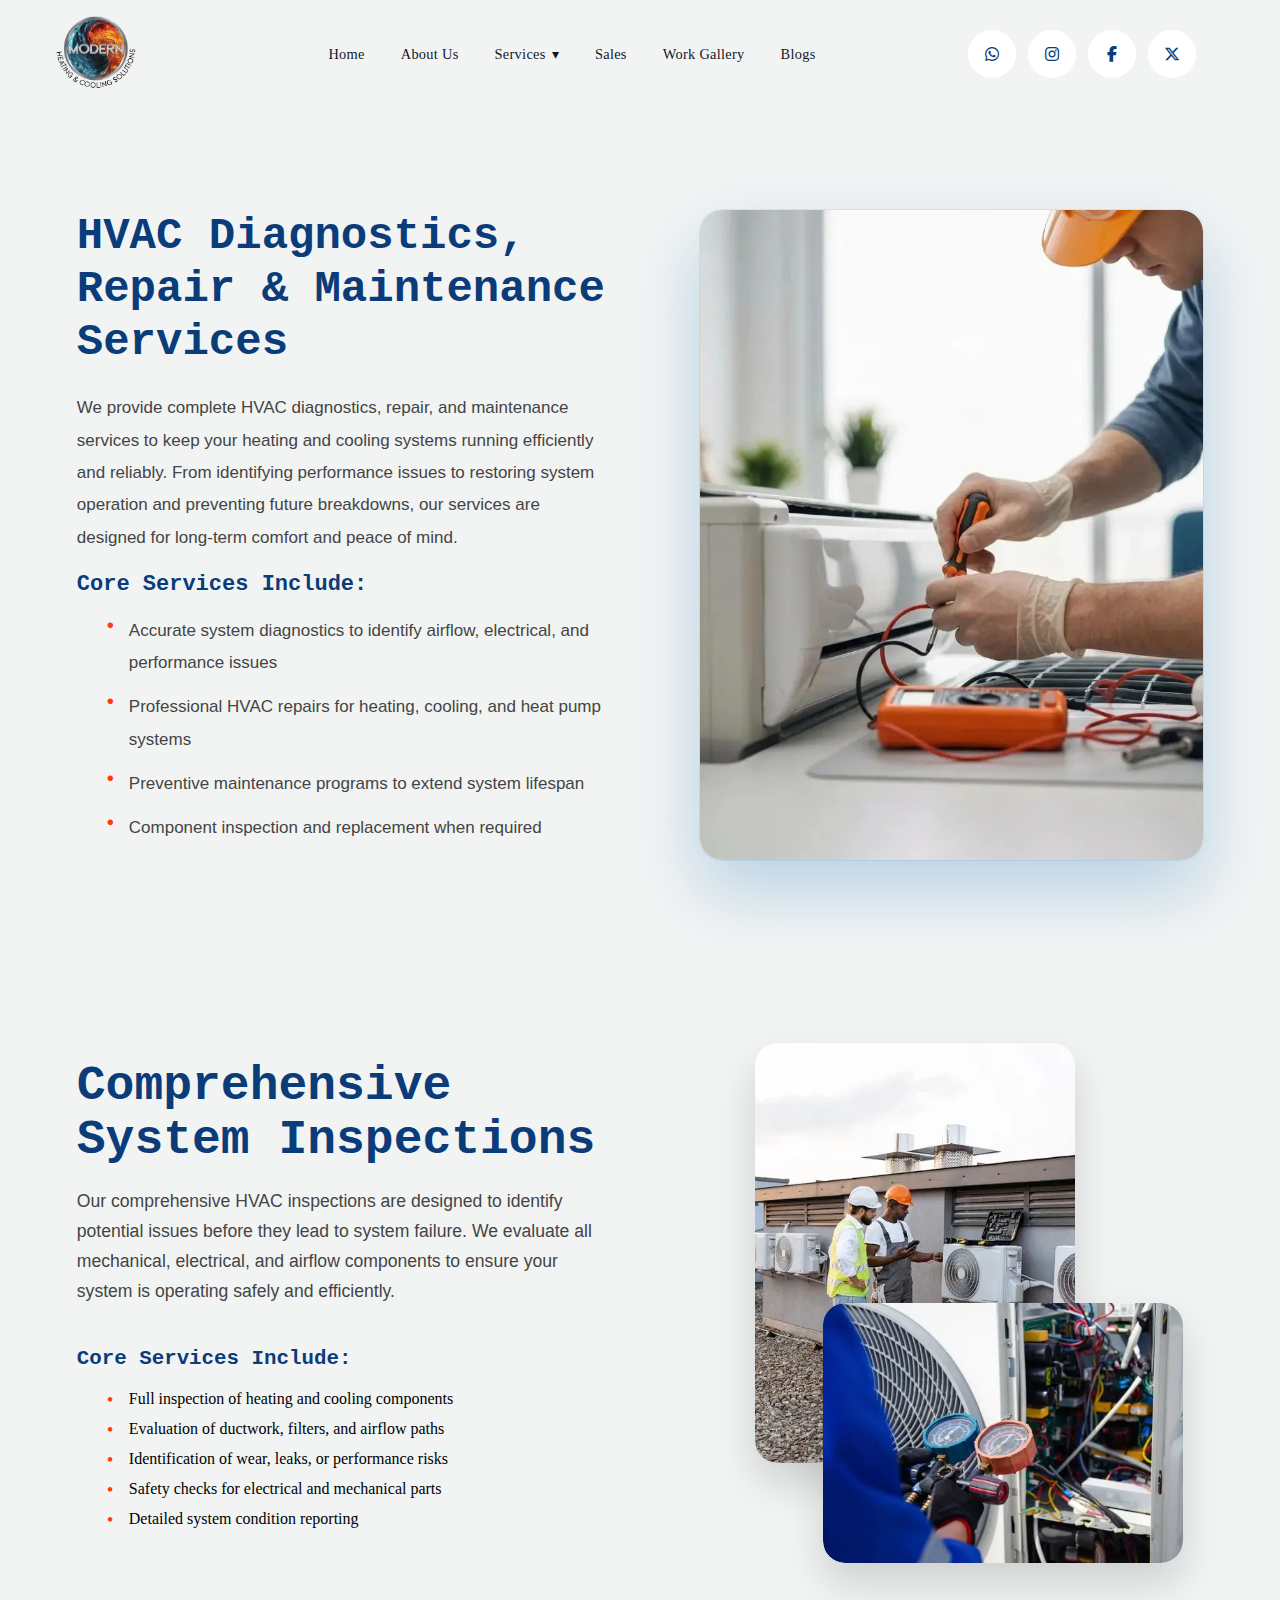
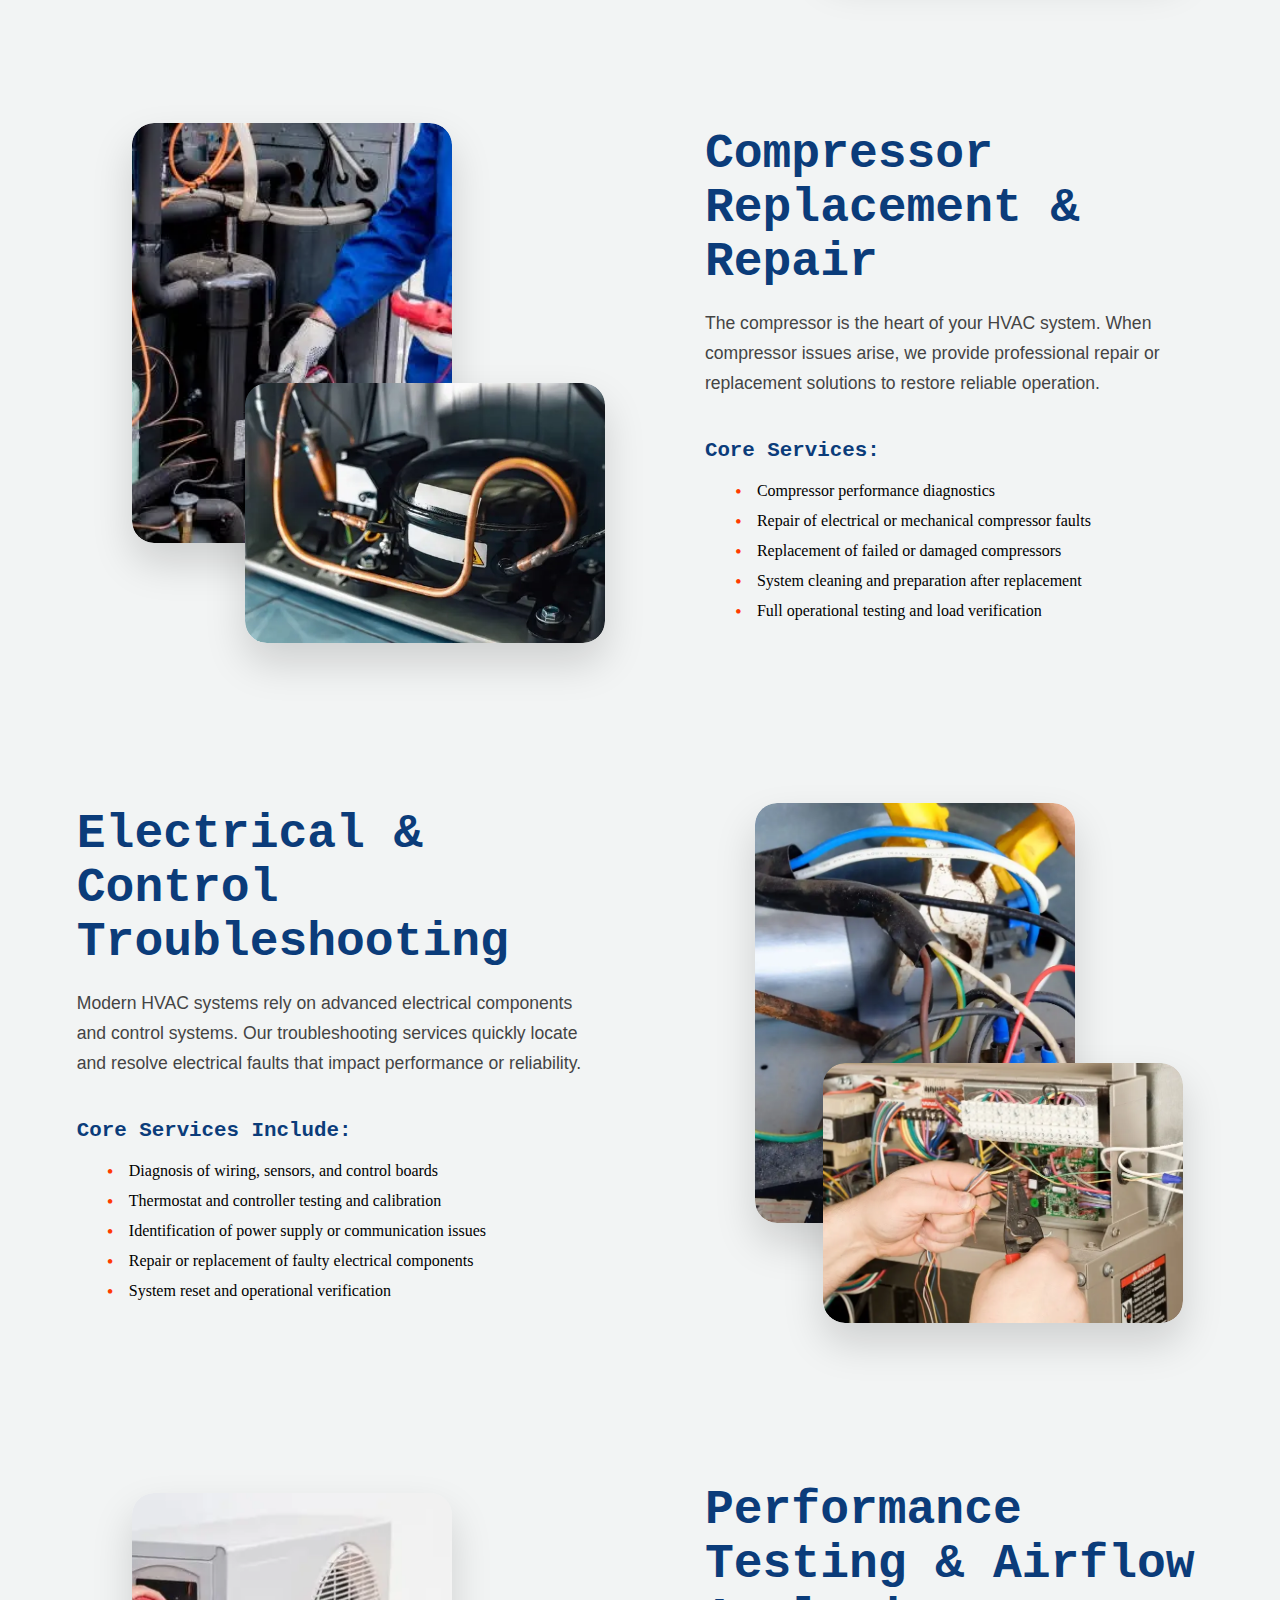
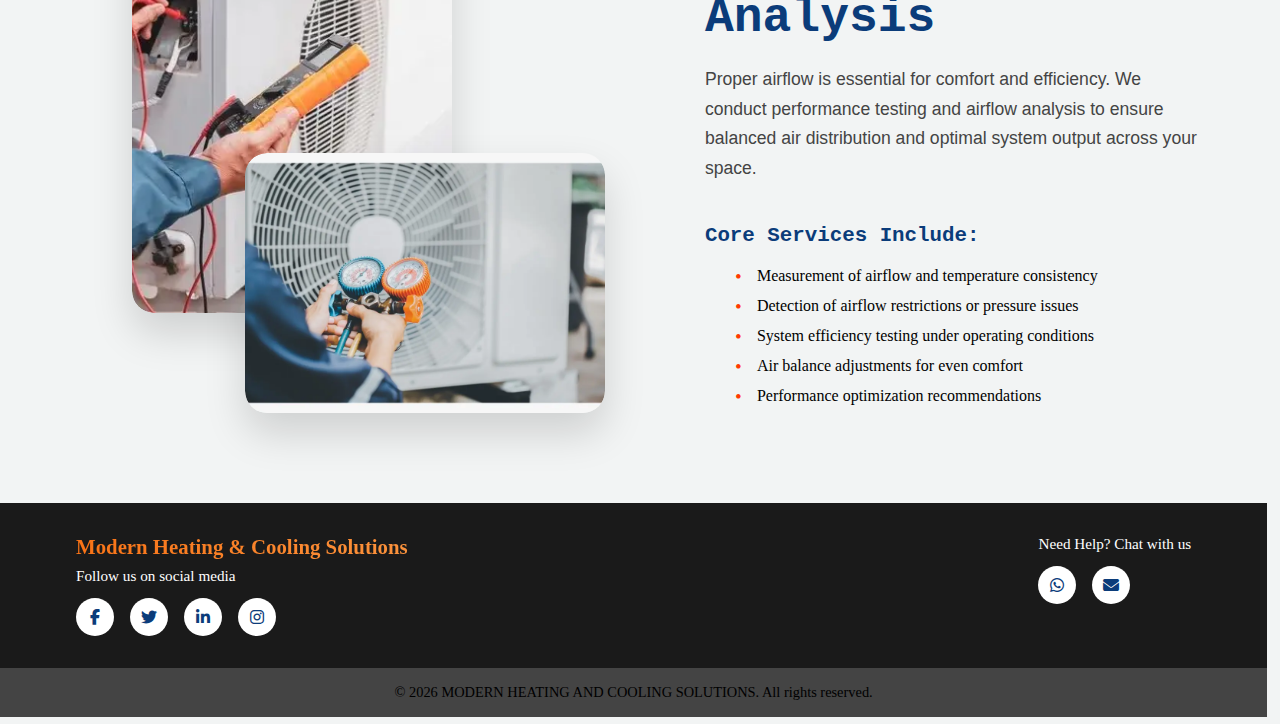
<file: maintenance-repair.html>
<!DOCTYPE html>
<html lang="en">
<head>
  <meta charset="UTF-8">
  <meta name="viewport" content="width=device-width, initial-scale=1.0">
  <title>Mini Split Systems</title>
  <link rel="stylesheet" href="./assets/css/main.css">
  <link rel="stylesheet" href="./assets/css/header.css">
</head>
<body>
  <div id="header"></div>

  <!-- HERO SECTION -->
  <section class="mini-split-hero">
    <div class="mini-split-container">
      <!-- LEFT -->
      <div class="mini-split-content">
        <div class="content-inner">
          <h1>HVAC Diagnostics, Repair & Maintenance Services</h1>
          <p>
We provide complete HVAC diagnostics, repair, and maintenance services to keep your heating and cooling systems running efficiently and reliably. From identifying performance issues to restoring system operation and preventing future breakdowns, our services are designed for long-term comfort and peace of mind.          </p>

          <h3>Core Services Include:</h3>
<ul class="services-list">
  <li>Accurate system diagnostics to identify airflow, electrical, and performance issues</li>
  <li>Professional HVAC repairs for heating, cooling, and heat pump systems</li>
  <li>Preventive maintenance programs to extend system lifespan</li>
  <li>Component inspection and replacement when required</li>
</ul>
        </div>
      </div>

      <!-- RIGHT IMAGE -->
      <div class="mini-split-image">
        <img src="./assets/images/maintain-hero.webp" alt="Mini Split Air Conditioner">
      </div>
    </div>
  </section>

  <!-- Comprehensive System Inspections SECTION -->
  <section class="what-we-build">
    <div class="container">
      <!-- LEFT CONTENT -->
      <div class="content">
        <h2>Comprehensive System Inspections</h2>
        <p>
Our comprehensive HVAC inspections are designed to identify potential issues before they lead to system failure. We evaluate all mechanical, electrical, and airflow components to ensure your system is operating safely and efficiently.        </p>

        <h3>Core Services Include:</h3>
<ul class="services-list">
  <li>Full inspection of heating and cooling components</li>
  <li>Evaluation of ductwork, filters, and airflow paths</li>
  <li>Identification of wear, leaks, or performance risks</li>
  <li>Safety checks for electrical and mechanical parts</li>
  <li>Detailed system condition reporting</li>
</ul>
      </div>

      <!-- RIGHT IMAGES -->
      <div class="images">
        <div class="image image-one">
          <img src="./assets/images/inspection1.webp" alt="Multi-Zone Mini-Split System">
        </div>
        <div class="image image-two">
          <img src="./assets/images/inspection2.webp" alt="Multi-Zone Mini-Split Indoor Units">
        </div>
      </div>
    </div>
  </section>

  <!-- Compressor Replacement & Repair SECTION -->
  <section class="subservice subservice--multi-zone">
    <div class="subservice__container">
      <!-- LEFT IMAGES -->
      <div class="subservice__images">
        <div class="subservice__image subservice__image--one">
          <img src="./assets/images/copressor1.webp" alt="Multi-Zone Mini-Split System">
        </div>
        <div class="subservice__image subservice__image--two">
          <img src="./assets/images/copressor2.webp" alt="Multi-Zone Mini-Split Indoor Units">
        </div>
      </div>

      <!-- RIGHT CONTENT -->
      <div class="subservice__content">
        <h2 class="subservice__title">Compressor Replacement & Repair</h2>
        <p class="subservice__description">
The compressor is the heart of your HVAC system. When compressor issues arise, we provide professional repair or replacement solutions to restore reliable operation.        </p>

        <h3 class="subservice__subtitle">Core Services:</h3>
<ul class="services-list">
  <li>Compressor performance diagnostics</li>
  <li>Repair of electrical or mechanical compressor faults</li>
  <li>Replacement of failed or damaged compressors</li>
  <li>System cleaning and preparation after replacement</li>
  <li>Full operational testing and load verification</li>
</ul>

      </div>
    </div>
  </section>

  <!-- Electrical SECTION -->
  <section class="what-we-build">
    <div class="container">
      <!-- LEFT CONTENT -->
      <div class="content">
  <h2>Electrical & Control Troubleshooting</h2>
  <p>
    Modern HVAC systems rely on advanced electrical components and control systems.
    Our troubleshooting services quickly locate and resolve electrical faults that
    impact performance or reliability.
  </p>

  <h3>Core Services Include:</h3>
  <ul class="services-list">
    <li>Diagnosis of wiring, sensors, and control boards</li>
    <li>Thermostat and controller testing and calibration</li>
    <li>Identification of power supply or communication issues</li>
    <li>Repair or replacement of faulty electrical components</li>
    <li>System reset and operational verification</li>
  </ul>
</div>

      <!-- RIGHT IMAGES -->
      <div class="images">
        <div class="image image-one">
          <img src="./assets/images/electric1.webp" alt="Console Type Mini Split">
        </div>
        <div class="image image-two">
          <img src="./assets/images/electric2.webp" alt="Cassette Type Mini Split">
        </div>
      </div>
    </div>
  </section>

  <!-- Performance Testing & Airflow Analysis SECTION -->
  <section class="subservice subservice--multi-zone">
    <div class="subservice__container">
      <!-- LEFT IMAGES -->
      <div class="subservice__images">
        <div class="subservice__image subservice__image--one">
          <img src="./assets/images/airflow1.webp" alt="Multi-Zone Mini-Split System">
        </div>
        <div class="subservice__image subservice__image--two">
          <img src="./assets/images/airflow2.webp" alt="Multi-Zone Mini-Split Indoor Units">
        </div>
      </div>

      <!-- RIGHT CONTENT -->
<div class="subservice__content">
  <h2 class="subservice__title">Performance Testing & Airflow Analysis</h2>

  <p class="subservice__description">
    Proper airflow is essential for comfort and efficiency. We conduct performance
    testing and airflow analysis to ensure balanced air distribution and optimal
    system output across your space.
  </p>

  <h3 class="subservice__subtitle">Core Services Include:</h3>
  <ul class="services-list">
    <li>Measurement of airflow and temperature consistency</li>
    <li>Detection of airflow restrictions or pressure issues</li>
    <li>System efficiency testing under operating conditions</li>
    <li>Air balance adjustments for even comfort</li>
    <li>Performance optimization recommendations</li>
  </ul>
</div>

  </section>

  <!-- Footer placeholder -->
  <div id="footer"></div>

  <script>
fetch('/header.html')
  .then(res => res.text())
  .then(html => {
    const header = document.getElementById('header');
    header.innerHTML = html;

    const mobileToggle = header.querySelector('#mobileToggle');
    const mobileMenu = header.querySelector('#mobileMenu');

    if (!mobileToggle || !mobileMenu) return;

    mobileToggle.addEventListener('click', () => {
      mobileMenu.classList.toggle('open');
      mobileToggle.textContent =
        mobileMenu.classList.contains('open') ? '✕' : '☰';
    });
  });

fetch('/footer.html')
  .then(res => res.text())
  .then(html => document.getElementById('footer').innerHTML = html);
</script>

</body>
</html>
<style>
  /* =========================
   IMAGE HOVER LIKE CARD
========================= */

/* All image containers */
.mini-split-image,
.images,
.subservice__images,
.image,
.subservice__image {
  position: relative;
  cursor: pointer;
  overflow: visible;
  border-radius: 22px;
  transition: transform 0.3s ease, box-shadow 0.3s ease;
}

/* Hover: lift + shadow like card */
.mini-split-image:hover,
.images:hover .image,
.subservice__images:hover .subservice__image {
  transform: translateY(-5px);       /* subtle lift */
  box-shadow: 0 10px 24px #0b3c7a;  /* same color as card hover */
}

/* Ensure images fill container */
.mini-split-image img,
.image img,
.subservice__image img {
  width: 100%;
  height: 100%;
  object-fit: cover;
  display: block;
  border-radius: 22px;
}

/* Make sure the img fills container */
.mini-split-image img,
.image img,
.subservice__image img {
  width: 100%;
  height: 100%;
  object-fit: cover;
  display: block;
  border-radius: 22px;
  transition: transform 0.3s ease;
}

  /* ===== GLOBAL RESET ===== */
* {
  margin: 0;
  padding: 0;
  box-sizing: border-box;
}
html, body {
  height: 100%;
  width: 100%;
}

/* ===== ROOT COLORS ===== */
:root {
  --blue: #0b3c7a;
  --cyan: #0BB5EB;
  --bullet-color: #FF3B00;
}
/* UNIFY HEADING AND PARAGRAPH FONTS ACROSS SECTIONS */
.content h2,
.content h3,
.subservice__title,
.subservice__subtitle {
  font-family: JetBrains Mono, monospace;

}

.content p,
.subservice__description {
  font-family: "Lay Grotesk - Trial", sans-serif;
  font-size: 17px;
  line-height: 1.9;
  color: #444;
  margin-bottom: 18px;
}


/* ===== HERO SECTION ===== */
.mini-split-hero {
  padding: 100px 6%;
}

.mini-split-container {
  max-width: 1300px;
  margin: auto;
  display: grid;
  grid-template-columns: 1.1fr 1fr;
  align-items: stretch;
  gap: 70px;
}

.mini-split-content {
  display: flex;
  align-items: center;
}

.content-inner {
  padding-right: 20px;
}

.mini-split-content h1 {
  font-size: 44px;
  font-weight: 700;
  color: var(--blue);
  margin-bottom: 24px;
  line-height: 1.2;
  font-family: JetBrains Mono, monospace;
}

.mini-split-content h3 {
  font-size: 22px;
  font-weight: 600;
  margin-bottom: 18px;
  color: var(--blue);
  font-family: JetBrains Mono, monospace;
}

.mini-split-content p,
.mini-split-content ul li {
  font-size: 17px;
  line-height: 1.9;
  color: #444;
  font-family: "Lay Grotesk - Trial", sans-serif;
  margin-bottom: 18px;
}

/* ===== GLOBAL LIST STYLING (ALL UL) ===== */
ul.services-list,
ul.subservice__list,
.content ul {
  list-style: none;
  padding-left: 30px;
  margin-bottom: 18px;
}

ul.services-list li,
ul.subservice__list li,
.content ul li {
  position: relative;
  padding-left: 22px;
  margin-bottom: 12px;
}

ul.services-list li::before,
ul.subservice__list li::before,
.content ul li::before {
  content: "•";
  position: absolute;
  left: 0;
  color: var(--bullet-color);
  font-size: 1.2em;
  line-height: 1;
}

/* ===== HERO IMAGE ===== */
.mini-split-image {
  max-height: 650px;
  border-radius: 22px;
  overflow: hidden;
  box-shadow:
    0 30px 70px rgba(8, 102, 177, 0.25),
    0 0 0 1px rgba(8, 102, 177, 0.08);
}

.mini-split-image img {
  width: 100%;
  height: 100%;
  max-height: 650px;
  object-fit: cover;
  display: block;
}

/* ===== SECTIONS ===== */
.what-we-build,
.subservice--multi-zone {
  padding: 80px 6%;
}

.container,
.subservice__container {
  max-width: 1300px;
  margin: 0 auto;
  display: grid;
  grid-template-columns: 1.1fr 1fr;
  gap: 80px;
  align-items: center;
}

/* ===== LEFT CONTENT ===== */
.content h2,
.subservice__title {
  font-size: 3rem;
  font-weight: 700;
  color: #0b3c7a;
  margin-bottom: 20px;
}

.content p,
.subservice__description {
  font-size: 1.1rem;
  line-height: 1.7;
  color: #444;
  max-width: 520px;
  margin-bottom: 40px;
}

.content h3,
.subservice__subtitle {
  font-size: 1.3rem;
  margin-bottom: 20px;
  color: var(--blue);
}

/* ===== RIGHT IMAGES ===== */
.images,
.subservice__images {
  position: relative;
  height: 520px;
}

.image,
.subservice__image {
  position: absolute;
  border-radius: 22px;
  overflow: hidden;
  box-shadow: 0 20px 40px rgba(0,0,0,0.15);
}

.image img,
.subservice__image img {
  width: 100%;
  height: 100%;
  object-fit: cover;
}

/* IMAGE POSITIONING */
.image-one,
.subservice__image--one {
  width: 320px;
  height: 420px;
  top: 0;
  left: 10%;
}

.image-two,
.subservice__image--two {
  width: 360px;
  height: 260px;
  bottom: 0;
  right: 20px;
}

/* CONTENT WIDTH */
.subservice__content {
  max-width: 520px;
}

/* ===== RESPONSIVE ===== */
@media (max-width: 900px) {
  .mini-split-container,
  .container,
  .subservice__container {
    grid-template-columns: 1fr;
    gap: 50px;
  }

  .mini-split-content {
    text-align: center;
  }

  .mini-split-content h1 {
    font-size: 34px;
  }

  .mini-split-image,
  .images,
  .subservice__images {
    height: 420px;
    margin-top: 60px;
    left: 0;
  }

  .image-one,
  .subservice__image--one {
    width: 260px;
    height: 340px;
    left: 30%;
  }

  .image-two,
  .subservice__image--two {
    width: 300px;
    height: 380px;
    right: 10px;
  }

  .subservice__content,
  .content {
    max-width: 100%;
  }
}
/* =========================
   MOBILE: IMAGE FIRST → CONTENT SECOND
   ALL SECTIONS
========================= */
@media (max-width: 900px) {

  /* FORCE FLEX ON MOBILE */
  .mini-split-container,
  .what-we-build .container,
  .subservice__container {
    display: flex;
    flex-direction: column;
  }

  /* ===== HERO ===== */
  .mini-split-image {
    order: 1;
  }

  .mini-split-content {
    order: 2;
    text-align: center;
  }

  /* ===== WHAT-WE-BUILD SECTIONS ===== */
  .what-we-build .images {
    order: 1;
  }

  .what-we-build .content {
    order: 2;
    text-align: center;
  }

  /* ===== SUBSERVICE SECTIONS ===== */
  .subservice__images {
    order: 1;
  }

  .subservice__content {
    order: 2;
    text-align: center;
  }

  /* ===== IMAGE STACK FIX ===== */
  .images,
  .subservice__images,
  .mini-split-image {
    height: auto;
    margin-top: 30px;
  }

  .image,
  .subservice__image {
    position: relative;
    width: 100%;
    height: 280px;
    margin-bottom: 16px;
    left: 0;
    right: 0;
  }

  .image img,
  .subservice__image img,
  .mini-split-image img {
    width: 100%;
    height: 100%;
    object-fit: cover;
  }

  /* TEXT WIDTH */
  .content,
  .subservice__content {
    max-width: 100%;
  }
}

/* =========================
   MOBILE IMAGE DESIGN UPGRADE
   (Two-image sections)
========================= */
@media (max-width: 900px) {

  /* IMAGE WRAPPER */
  .images,
  .subservice__images {
    position: relative;
    height: 340px;
    margin-bottom: 30px;
  }

  /* PRIMARY IMAGE */
  .image-one,
  .subservice__image--one {
    position: relative;
    width: 100%;
    height: 260px;
    left: 0;
    top: 0;
    z-index: 1;
  }

  /* SECONDARY IMAGE (FLOAT CARD) */
  .image-two,
  .subservice__image--two {
    position: absolute;
    width: 65%;
    height: 160px;
    bottom: -20px;
    right: 10px;
    z-index: 2;

    border-radius: 18px;
    box-shadow: 0 15px 35px rgba(0,0,0,0.25);
    border: 4px solid #fff;
    background: #fff;
  }

  /* IMAGE FIT */
  .image img,
  .subservice__image img {
    border-radius: 18px;
  }
}

</style>
</file>
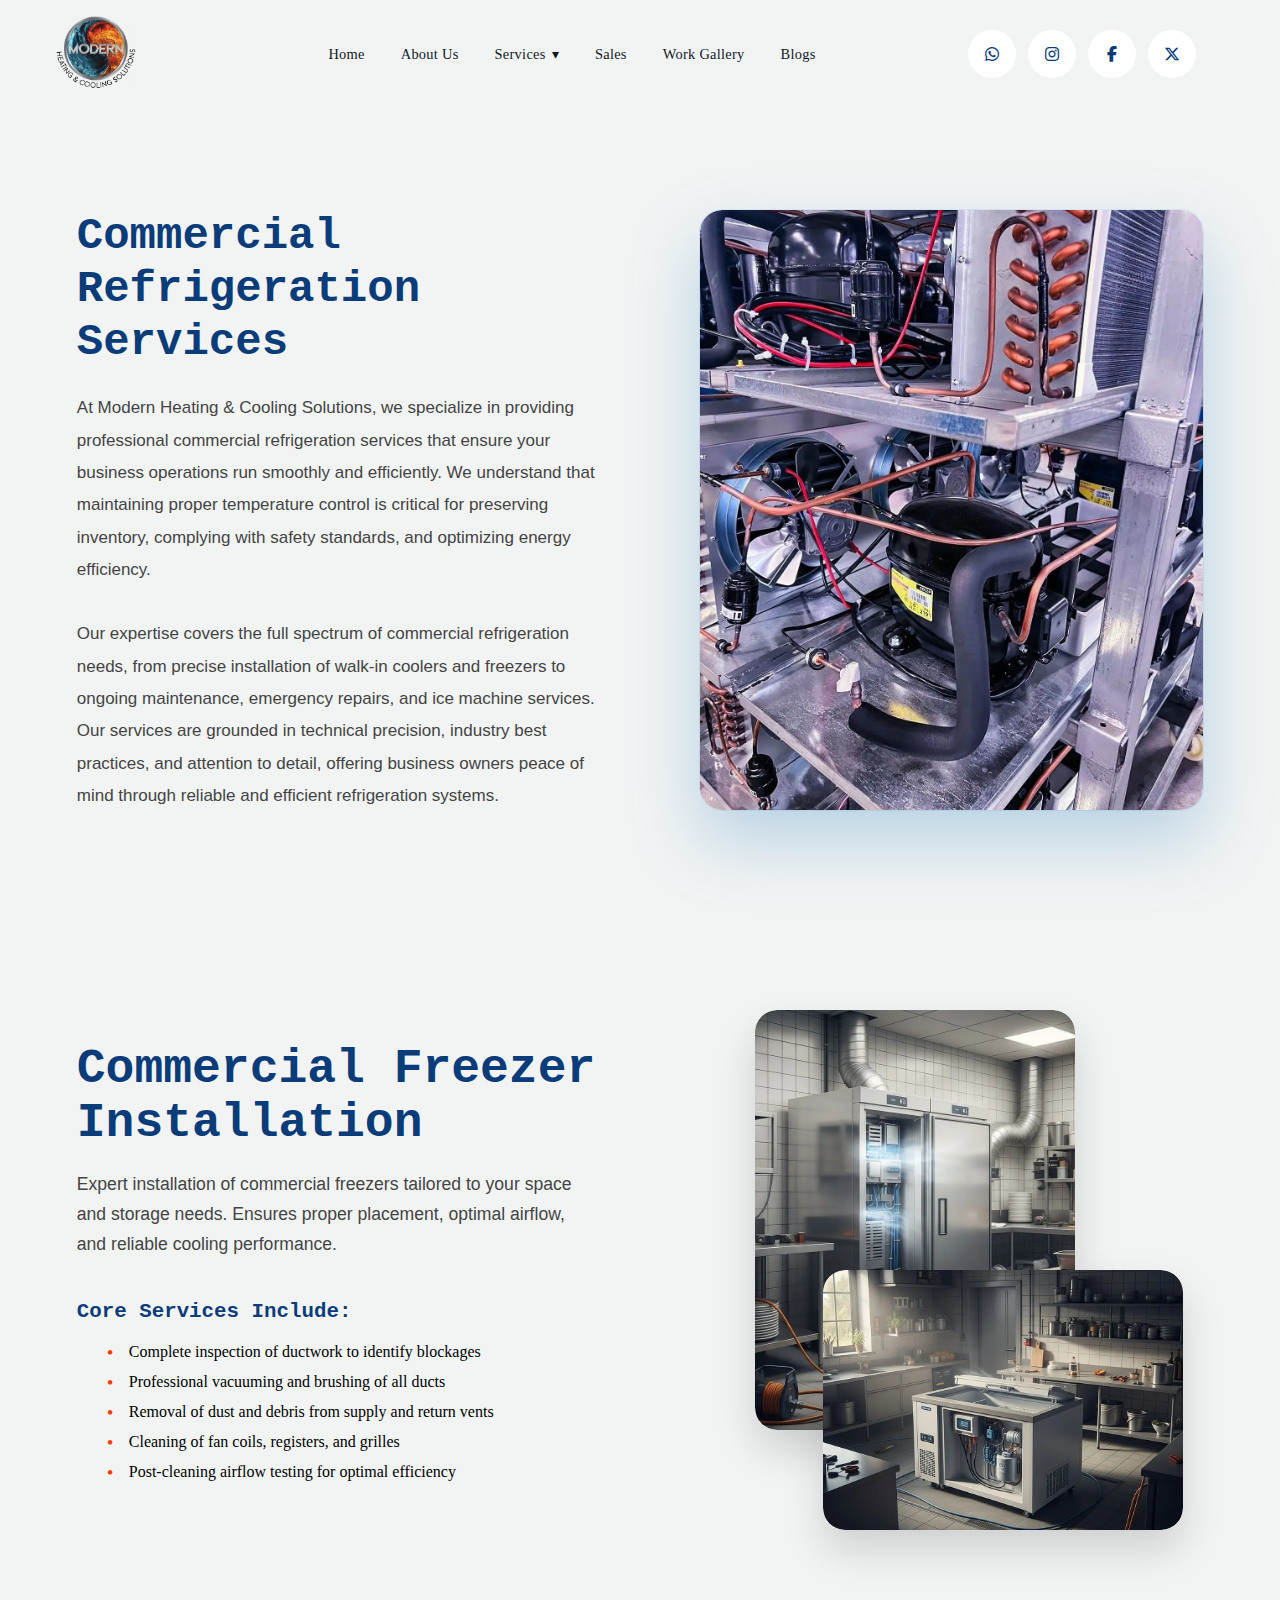
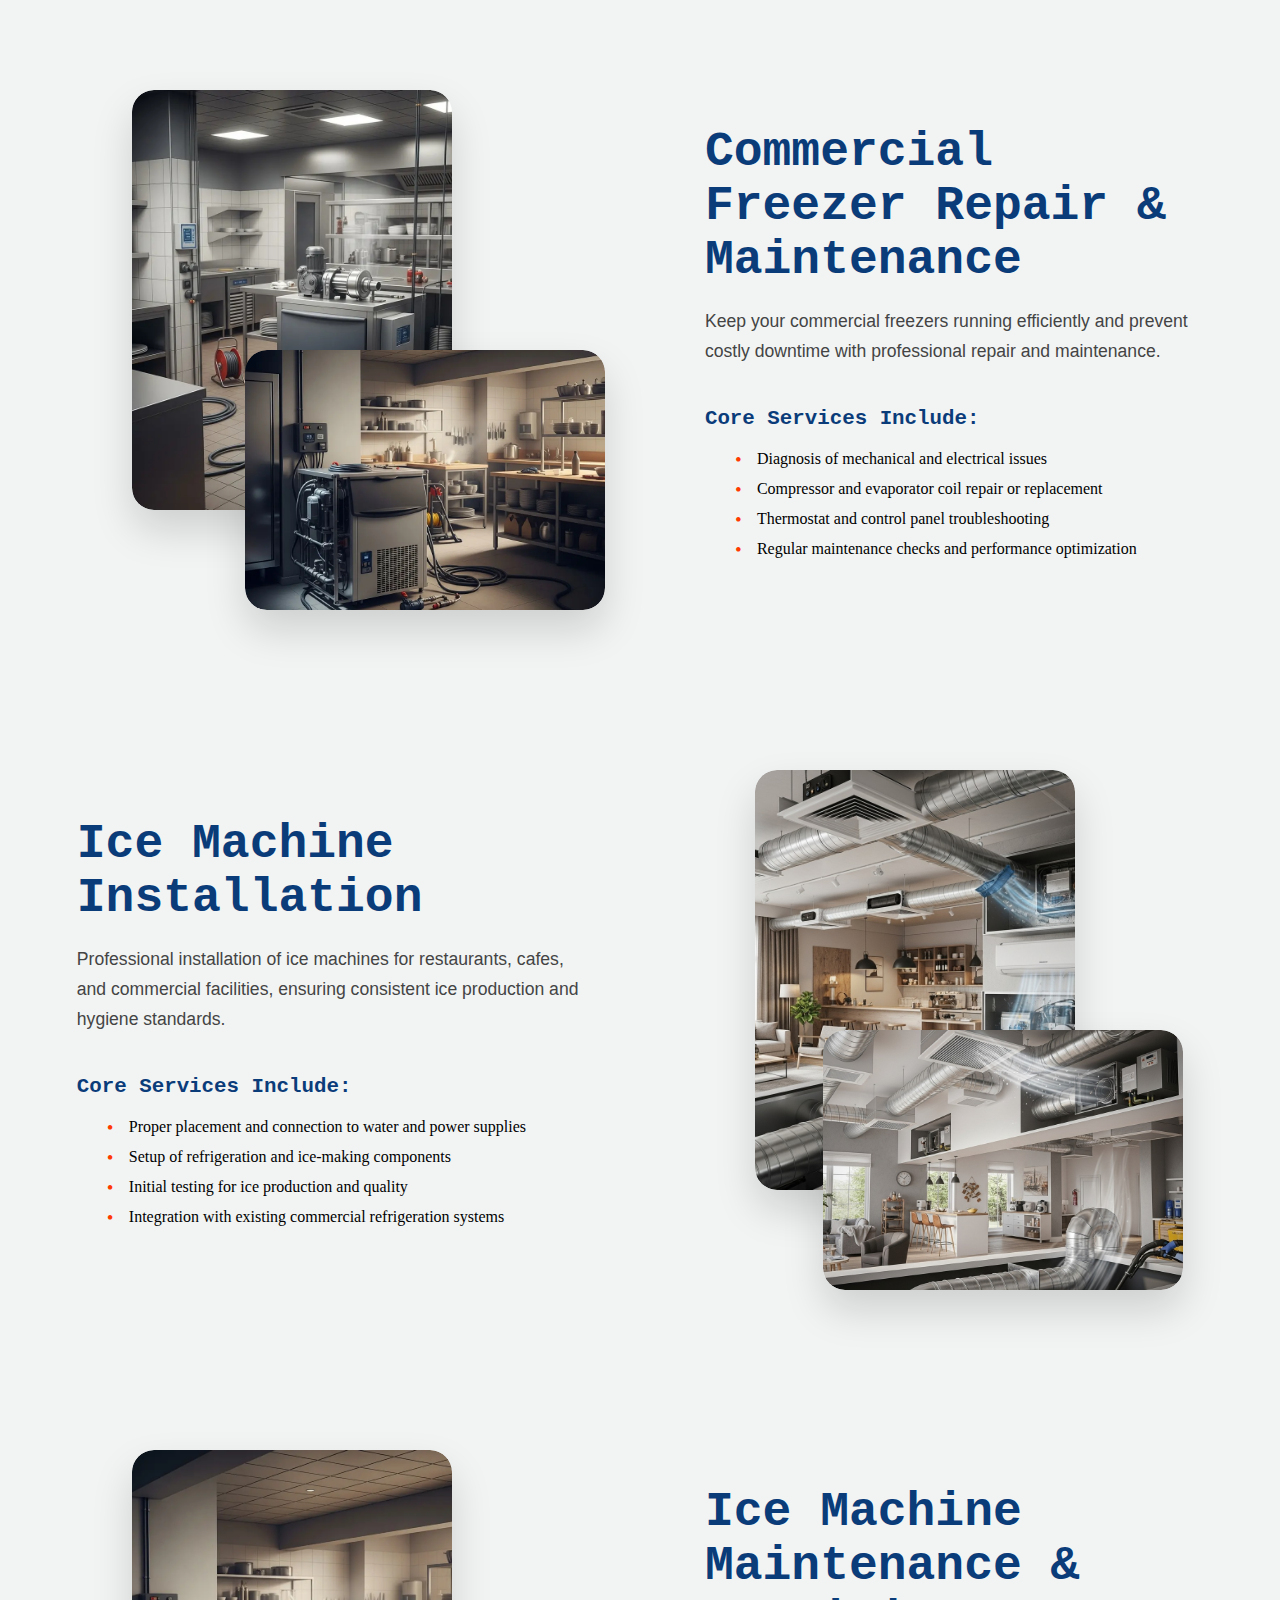
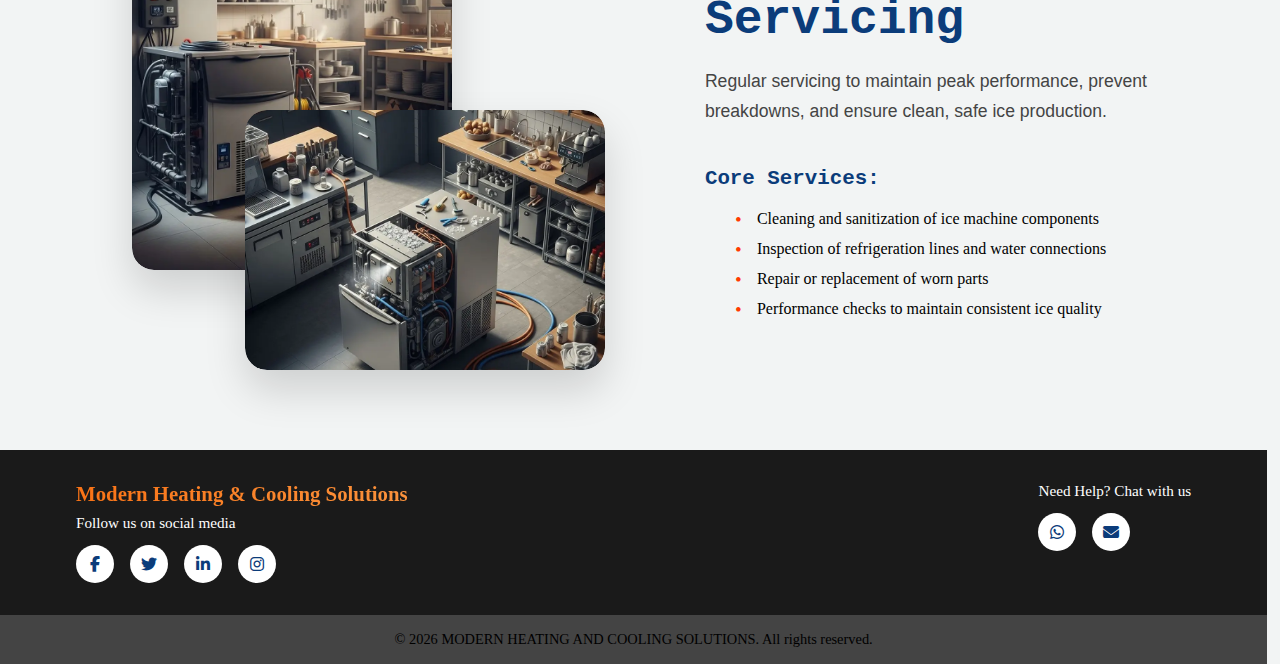
<file: refrigeration.html>
<!DOCTYPE html>
<html lang="en">
<head>
  <meta charset="UTF-8">
  <meta name="viewport" content="width=device-width, initial-scale=1.0">
  <title>Mini Split Systems</title>
  <link rel="stylesheet" href="./assets/css/main.css">
  <link rel="stylesheet" href="./assets/css/header.css">
</head>
<body>
  <div id="header"></div>

  <!-- HERO SECTION -->
  <section class="mini-split-hero">
    <div class="mini-split-container">
      <!-- LEFT -->
      <div class="mini-split-content">
        <div class="content-inner">
          <h1>Commercial Refrigeration Services

          </h1>
          <p>
            At Modern Heating & Cooling Solutions, we specialize in providing professional commercial refrigeration services that ensure your business operations run smoothly and efficiently.
            We understand that maintaining proper temperature control is critical for preserving inventory, complying with safety standards, and optimizing energy efficiency.
          <br><br>
            Our expertise covers the full spectrum of commercial refrigeration needs, from precise installation of walk-in coolers and freezers to ongoing maintenance, emergency repairs, and ice machine services. 
          Our services are grounded in technical precision, industry best practices, and attention to detail, offering business owners peace of mind through reliable and efficient refrigeration systems.
          </p>
        </div>
      </div>

      <!-- RIGHT IMAGE -->
      <div class="mini-split-image">
        <img src="./assets/images/Refrigiration.webp" alt="Mini Split Air Conditioner">
      </div>
    </div>
  </section>

  <!-- First-SECTION -->
  <section class="what-we-build">
    <div class="container">
      <!-- LEFT CONTENT -->
      <div class="content">
        <h2 >Commercial Freezer Installation
        </h2>
        <p>
            Expert installation of commercial freezers tailored to your space and storage needs. Ensures proper placement, optimal airflow, and reliable cooling performance.
        </p>
       <h3>Core Services Include:</h3>
<ul class="services-list">
  <li>Complete inspection of ductwork to identify blockages</li>
  <li>Professional vacuuming and brushing of all ducts</li>
  <li>Removal of dust and debris from supply and return vents</li>
  <li>Cleaning of fan coils, registers, and grilles</li>
  <li>Post-cleaning airflow testing for optimal efficiency</li>
</ul>



      </div>

      <!-- RIGHT IMAGES -->
      <div class="images">
        <div class="image image-one">
          <img src="./assets/images/Commercial-Freezer-1.webp" alt="Multi-Zone Mini-Split System">
        </div>
        <div class="image image-two">
          <img src="./assets/images/Commercial-Freezer-2.webp" alt="Multi-Zone Mini-Split Indoor Units">
        </div>
      </div>
    </div>
  </section>

  <!-- second SECTION -->
  <section class="subservice subservice--multi-zone">
    <div class="subservice__container">
      <!-- LEFT IMAGES -->
      <div class="subservice__images">
        <div class="subservice__image subservice__image--one">
          <img src="./assets/images/ref-3.webp" alt="Multi-Zone Mini-Split System">
        </div>
        <div class="subservice__image subservice__image--two">
          <img src="./assets/images/ref-s-3.webp" alt="Multi-Zone Mini-Split Indoor Units">
        </div>
      </div>

      <!-- RIGHT CONTENT -->
      <div class="subservice__content">
        <h2 class="subservice__title">Commercial Freezer Repair & Maintenance</h2>
        <p class="subservice__description">
Keep your commercial freezers running efficiently and prevent costly downtime with professional repair and maintenance.
        </p>
        
        <h3 class="subservice__subtitle">Core Services Include:</h3>
<ul class="services-list">
  <li>Diagnosis of mechanical and electrical issues</li>
  <li>Compressor and evaporator coil repair or replacement</li>
  <li>Thermostat and control panel troubleshooting</li>
  <li>Regular maintenance checks and performance optimization</li>
</ul>
      </div>
    </div>
  </section>

  <!-- third sub services SECTION -->
  <section class="what-we-build">
    <div class="container">
      <!-- LEFT CONTENT -->
      <div class="content">
        <h2 >Ice Machine Installation</h2>
        <p>
Professional installation of ice machines for restaurants, cafes, and commercial facilities, ensuring consistent ice production and hygiene standards.
</p>

        <h3>Core Services Include:</h3>
<ul class="services-list">
  <li>Proper placement and connection to water and power supplies</li>
  <li>Setup of refrigeration and ice-making components</li>
  <li>Initial testing for ice production and quality</li>
  <li>Integration with existing commercial refrigeration systems</li>
</ul>



      </div>

      <!-- RIGHT IMAGES -->
      <div class="images">
        <div class="image image-one">
          <img src="./assets/images/Cleaner-1.jpeg" alt="Console Type Mini Split">
        </div>
        <div class="image image-two">
          <img src="./assets/images/Cleaner-2.jpeg" alt="Cassette Type Mini Split">
        </div>
      </div>
    </div>
  </section>

  <!-- forth sub service SECTION -->
  <section class="subservice subservice--multi-zone">
    <div class="subservice__container">
      <!-- LEFT IMAGES -->
      <div class="subservice__images">
        <div class="subservice__image subservice__image--one">
          <img src="./assets/images/ref-4.webp" alt="Multi-Zone Mini-Split System">
        </div>
        <div class="subservice__image subservice__image--two">
          <img src="./assets/images/ref-s-4.webp" alt="Multi-Zone Mini-Split Indoor Units">
        </div>
      </div>

      <!-- RIGHT CONTENT -->
      <div class="subservice__content">
        <h2 class="subservice__title">Ice Machine Maintenance & Servicing</h2>
        <p class="subservice__description">
Regular servicing to maintain peak performance, prevent breakdowns, and ensure clean, safe ice production.        </p>
        </p>

        <h3 class="subservice__subtitle">Core Services:</h3>
<ul class="services-list">
  <li>Cleaning and sanitization of ice machine components</li>
  <li>Inspection of refrigeration lines and water connections</li>
  <li>Repair or replacement of worn parts</li>
  <li>Performance checks to maintain consistent ice quality</li>
</ul>


      </div>
    </div>
  </section>

  <!-- Footer placeholder -->
  <div id="footer"></div>

  <script>
    fetch('header.html')
      .then(res => res.text())
      .then(data => document.getElementById('header').innerHTML = data);

    fetch('footer.html')
      .then(res => res.text())
      .then(data => document.getElementById('footer').innerHTML = data);
  </script>
</body>
</html>
<style>
/* =========================
   IMAGE HOVER LIKE CARD
========================= */

/* All image containers */
.mini-split-image,
.images,
.subservice__images,
.image,
.subservice__image {
  position: relative;
  cursor: pointer;
  overflow: visible;
  border-radius: 22px;
  transition: transform 0.3s ease, box-shadow 0.3s ease;
}

/* Hover: lift + shadow like card */
.mini-split-image:hover,
.images:hover .image,
.subservice__images:hover .subservice__image {
  transform: translateY(-5px);       /* subtle lift */
  box-shadow: 0 10px 24px #0b3c7a;  /* same color as card hover */
}

/* Ensure images fill container */
.mini-split-image img,
.image img,
.subservice__image img {
  width: 100%;
  height: 100%;
  object-fit: cover;
  display: block;
  border-radius: 22px;
}

/* Make sure the img fills container */
.mini-split-image img,
.image img,
.subservice__image img {
  width: 100%;
  height: 100%;
  object-fit: cover;
  display: block;
  border-radius: 22px;
  transition: transform 0.3s ease;
}

  /* ===== GLOBAL RESET ===== */
* {
  margin: 0;
  padding: 0;
  box-sizing: border-box;
}
html, body {
  height: 100%;
  width: 100%;
}

/* ===== ROOT COLORS ===== */
:root {
  --blue: #0b3c7a;
  --cyan: #0BB5EB;
  --bullet-color: #FF3B00;
}
/* UNIFY HEADING AND PARAGRAPH FONTS ACROSS SECTIONS */
.content-inner h1{
  color:#0b3c7a;
}
.content h2,
.content h3,
.subservice__title,
.subservice__subtitle {
  font-family: JetBrains Mono, monospace;
  color:#0b3c7a;

}

.content p,
.subservice__description {
  font-family: "Lay Grotesk - Trial", sans-serif;
  font-size: 17px;
  line-height: 1.9;
  color: #444;
  margin-bottom: 18px;
}


/* ===== HERO SECTION ===== */
.mini-split-hero {
  padding: 100px 6%;
}

.mini-split-container {
  max-width: 1300px;
  margin: auto;
  display: grid;
  grid-template-columns: 1.1fr 1fr;
  align-items: stretch;
  gap: 70px;
}

.mini-split-content {
  display: flex;
  align-items: center;
}

.content-inner {
  padding-right: 20px;
}

.mini-split-content h1 {
  font-size: 44px;
  font-weight: 700;
  color: var(--blue);
  margin-bottom: 24px;
  line-height: 1.2;
  font-family: JetBrains Mono, monospace;
}

.mini-split-content h3 {
  font-size: 22px;
  font-weight: 600;
  margin-bottom: 18px;
  color: var(--blue);
  font-family: JetBrains Mono, monospace;
}

.mini-split-content p,
.mini-split-content ul li {
  font-size: 17px;
  line-height: 1.9;
  color: #444;
  font-family: "Lay Grotesk - Trial", sans-serif;
  margin-bottom: 18px;
}

/* ===== GLOBAL LIST STYLING (ALL UL) ===== */
ul.services-list,
ul.subservice__list,
.content ul {
  list-style: none;
  padding-left: 30px;
  margin-bottom: 18px;
}

ul.services-list li,
ul.subservice__list li,
.content ul li {
  position: relative;
  padding-left: 22px;
  margin-bottom: 12px;
}

ul.services-list li::before,
ul.subservice__list li::before,
.content ul li::before {
  content: "•";
  position: absolute;
  left: 0;
  color: var(--bullet-color);
  font-size: 1.2em;
  line-height: 1;
}

/* ===== HERO IMAGE ===== */
.mini-split-image {
  max-height: 600px;
  border-radius: 22px;
  overflow: hidden;
  box-shadow:
    0 30px 70px rgba(8, 102, 177, 0.25),
    0 0 0 1px rgba(8, 102, 177, 0.08);
}

.mini-split-image img {
  width: 100%;
  height: 100%;
  max-height: 600px;
  object-fit: cover;
  display: block;
}

/* ===== SECTIONS ===== */
.what-we-build,
.subservice--multi-zone {
  padding: 80px 6%;
}

.container,
.subservice__container {
  max-width: 1300px;
  margin: 0 auto;
  display: grid;
  grid-template-columns: 1.1fr 1fr;
  gap: 80px;
  align-items: center;
}

/* ===== LEFT CONTENT ===== */
.content h2,
.subservice__title {
  font-size: 3rem;
  font-weight: 700;
  color: #0b3c7a;
  margin-bottom: 20px;
}

.content p,
.subservice__description {
  font-size: 1.1rem;
  line-height: 1.7;
  color: #444;
  max-width: 520px;
  margin-bottom: 40px;
}

.content h3,
.subservice__subtitle {
  font-size: 1.3rem;
  margin-bottom: 20px;
  color: var(--blue);
}

/* ===== RIGHT IMAGES ===== */
.images,
.subservice__images {
  position: relative;
  height: 520px;
}

.image,
.subservice__image {
  position: absolute;
  border-radius: 22px;
  overflow: hidden;
  box-shadow: 0 20px 40px rgba(0,0,0,0.15);
}

.image img,
.subservice__image img {
  width: 100%;
  height: 100%;
  object-fit: cover;
}

/* IMAGE POSITIONING */
.image-one,
.subservice__image--one {
  width: 320px;
  height: 420px;
  top: 0;
  left: 10%;
}

.image-two,
.subservice__image--two {
  width: 360px;
  height: 260px;
  bottom: 0;
  right: 20px;
}

/* CONTENT WIDTH */
.subservice__content {
  max-width: 520px;
}

/* ===== RESPONSIVE ===== */
@media (max-width: 900px) {
  .mini-split-container,
  .container,
  .subservice__container {
    grid-template-columns: 1fr;
    gap: 50px;
  }

  .mini-split-content {
    text-align: center;
  }

  .mini-split-content h1 {
    font-size: 34px;
  }

  .mini-split-image,
  .images,
  .subservice__images {
    height: 420px;
    margin-top: 60px;
    left: 0;
  }

  .image-one,
  .subservice__image--one {
    width: 260px;
    height: 340px;
    left: 30%;
  }

  .image-two,
  .subservice__image--two {
    width: 300px;
    height: 380px;
    right: 10px;
  }

  .subservice__content,
  .content {
    max-width: 100%;
  }
}

/* =========================
   MOBILE: IMAGE FIRST → CONTENT SECOND
   ALL SECTIONS
========================= */
@media (max-width: 900px) {

  /* FORCE FLEX ON MOBILE */
  .mini-split-container,
  .what-we-build .container,
  .subservice__container {
    display: flex;
    flex-direction: column;
  }

  /* ===== HERO ===== */
  .mini-split-image {
    order: 1;
  }

  .mini-split-content {
    order: 2;
    text-align: center;
  }

  /* ===== WHAT-WE-BUILD SECTIONS ===== */
  .what-we-build .images {
    order: 1;
  }

  .what-we-build .content {
    order: 2;
    text-align: center;
  }

  /* ===== SUBSERVICE SECTIONS ===== */
  .subservice__images {
    order: 1;
  }

  .subservice__content {
    order: 2;
    text-align: center;
  }

  /* ===== IMAGE STACK FIX ===== */
  .images,
  .subservice__images,
  .mini-split-image {
    height: auto;
    margin-top: 30px;
  }

  .image,
  .subservice__image {
    position: relative;
    width: 100%;
    height: 280px;
    margin-bottom: 16px;
    left: 0;
    right: 0;
  }

  .image img,
  .subservice__image img,
  .mini-split-image img {
    width: 100%;
    height: 100%;
    object-fit: cover;
  }

  /* TEXT WIDTH */
  .content,
  .subservice__content {
    max-width: 100%;
  }
}

/* =========================
   MOBILE IMAGE DESIGN UPGRADE
   (Two-image sections)
========================= */
@media (max-width: 900px) {

  /* IMAGE WRAPPER */
  .images,
  .subservice__images {
    position: relative;
    height: 340px;
    margin-bottom: 30px;
  }

  /* PRIMARY IMAGE */
  .image-one,
  .subservice__image--one {
    position: relative;
    width: 100%;
    height: 260px;
    left: 0;
    top: 0;
    z-index: 1;
  }

  /* SECONDARY IMAGE (FLOAT CARD) */
  .image-two,
  .subservice__image--two {
    position: absolute;
    width: 65%;
    height: 160px;
    bottom: -20px;
    right: 10px;
    z-index: 2;

    border-radius: 18px;
    box-shadow: 0 15px 35px rgba(0,0,0,0.25);
    border: 4px solid #fff;
    background: #fff;
  }

  /* IMAGE FIT */
  .image img,
  .subservice__image img {
    border-radius: 18px;
  }
}

</style>
</file>
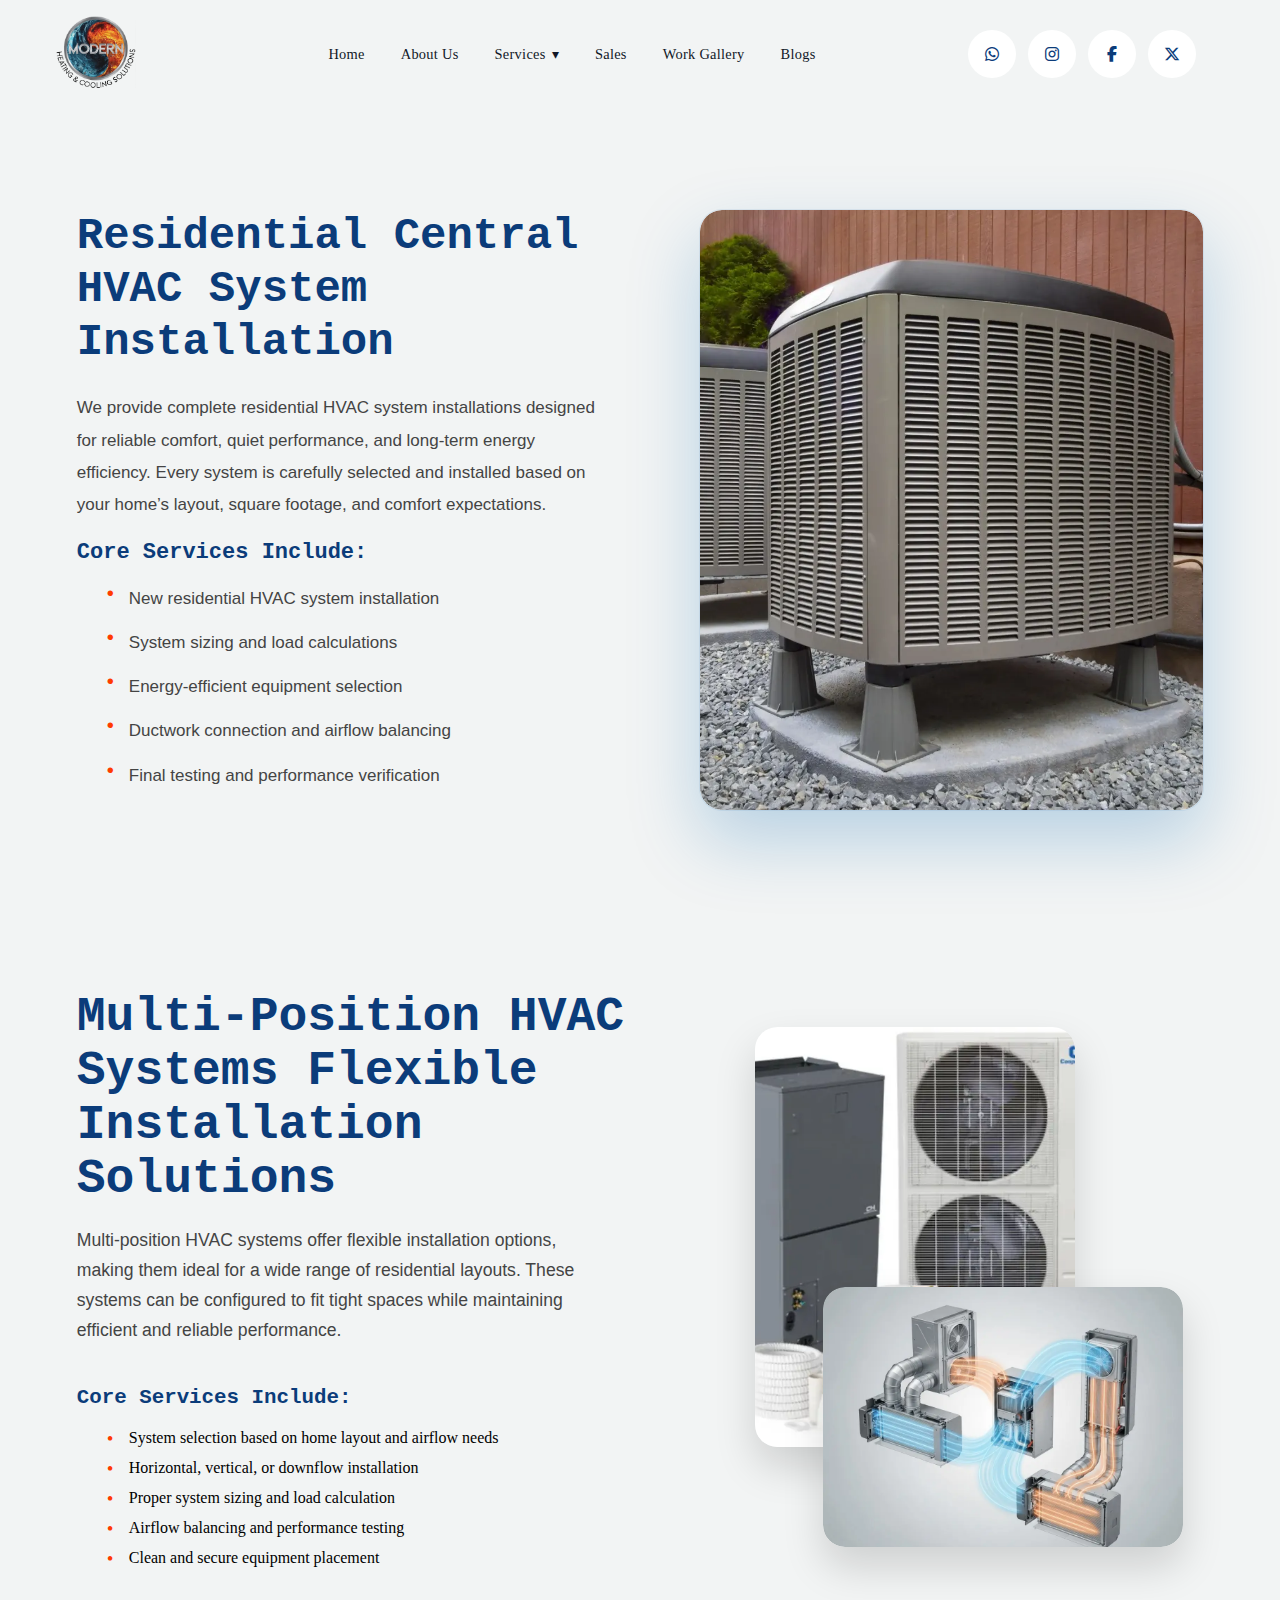
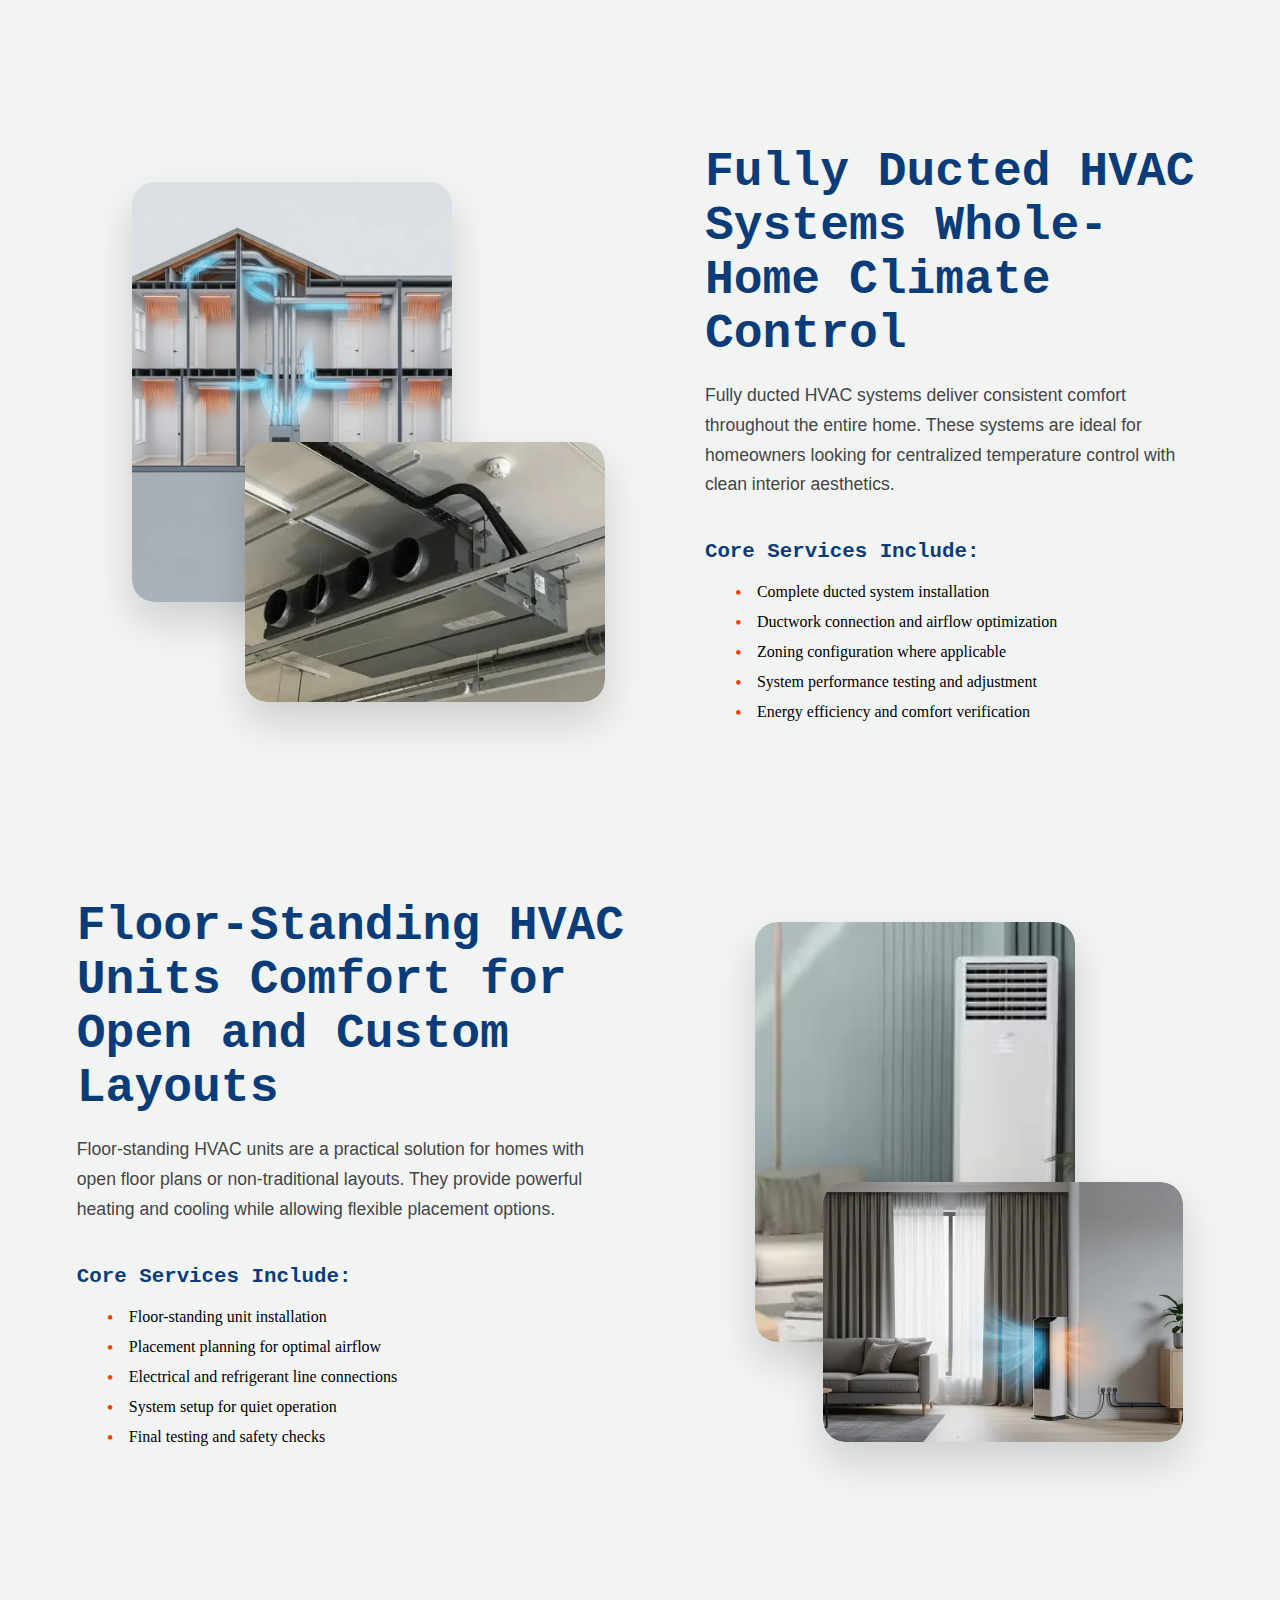
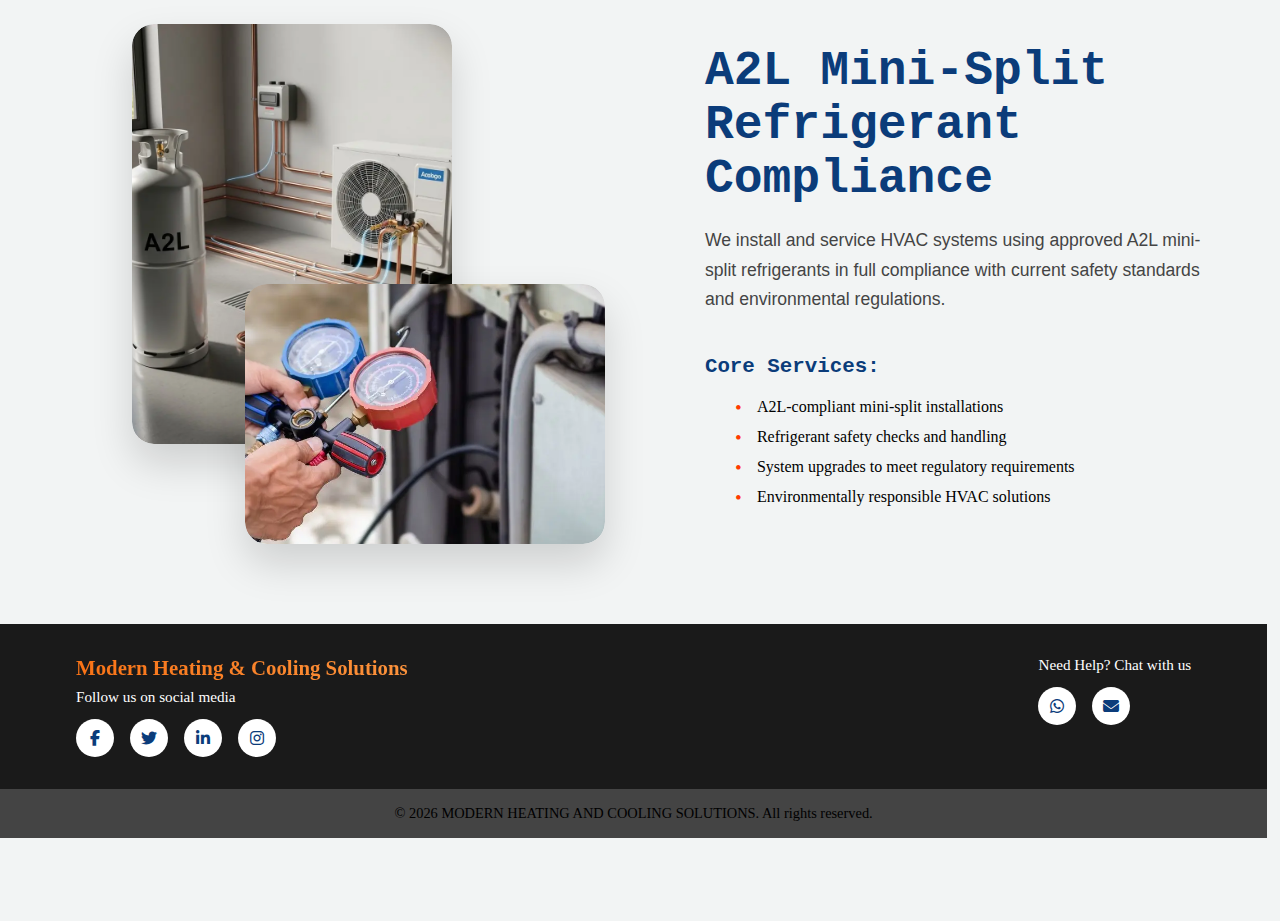
<file: residential.html>
<!DOCTYPE html>
<html lang="en">
<head>
  <meta charset="UTF-8">
  <meta name="viewport" content="width=device-width, initial-scale=1.0">
  <title>Mini Split Systems</title>
  <link rel="stylesheet" href="./assets/css/main.css">
  <link rel="stylesheet" href="./assets/css/header.css">
</head>
<body>
  <div id="header"></div>

  <!-- HERO SECTION -->
  <section class="mini-split-hero">
    <div class="mini-split-container">
      <!-- LEFT -->
      <div class="mini-split-content">
        <div class="content-inner">
          <h1>Residential Central HVAC System Installation</h1>
          <p>
            We provide complete residential HVAC system installations designed for reliable comfort, quiet performance, and long-term energy efficiency. Every system is carefully selected and installed based on your home’s layout, square footage, and comfort expectations.
          </p>

          <h3>Core Services Include:</h3>
<ul class="services-list">
  <li>New residential HVAC system installation</li>
  <li>System sizing and load calculations</li>
  <li>Energy-efficient equipment selection</li>
  <li>Ductwork connection and airflow balancing</li>
  <li>Final testing and performance verification</li>
</ul>

        </div>
      </div>

      <!-- RIGHT IMAGE -->
      <div class="mini-split-image">
        <img src="./assets/images/residential-hero.webp" alt="Mini Split Air Conditioner">
      </div>
    </div>
  </section>

  <!-- Multi-position SECTION -->
  <section class="what-we-build">
    <div class="container">
      <!-- LEFT CONTENT -->
      <div class="content">
        <h2 >Multi-Position HVAC Systems Flexible Installation Solutions
        </h2>
        <p>
          Multi-position HVAC systems offer flexible installation options, making them ideal for a wide range of residential layouts. These systems can be configured to fit tight spaces while maintaining efficient and reliable performance.
        </p>

        <h3>Core Services Include:</h3>
<ul class="services-list">
  <li>System selection based on home layout and airflow needs</li>
  <li>Horizontal, vertical, or downflow installation</li>
  <li>Proper system sizing and load calculation</li>
  <li>Airflow balancing and performance testing</li>
  <li>Clean and secure equipment placement</li>
</ul>

      </div>

      <!-- RIGHT IMAGES -->
      <div class="images">
        <div class="image image-one">
          <img src="./assets/images/mutliposition-1.webp" alt="Multi-Zone Mini-Split System">
        </div>
        <div class="image image-two">
          <img src="./assets/images/multiposition-2.webp" alt="Multi-Zone Mini-Split Indoor Units">
        </div>
      </div>
    </div>
  </section>

  <!-- Ducted SECTION -->
  <section class="subservice subservice--multi-zone">
    <div class="subservice__container">
      <!-- LEFT IMAGES -->
      <div class="subservice__images">
        <div class="subservice__image subservice__image--one">
          <img src="./assets/images/ducted-1.webp" alt="Multi-Zone Mini-Split System">
        </div>
        <div class="subservice__image subservice__image--two">
          <img src="./assets/images/ducted-2.webp" alt="Multi-Zone Mini-Split Indoor Units">
        </div>
      </div>

      <!-- RIGHT CONTENT -->
      <div class="subservice__content">
        <h2 class="subservice__title">Fully Ducted HVAC Systems Whole-Home Climate Control</h2>
        <p class="subservice__description">
          Fully ducted HVAC systems deliver consistent comfort throughout the entire home. These systems are ideal for homeowners looking for centralized temperature control with clean interior aesthetics.
        </p>

        <h3 class="subservice__subtitle">Core Services Include:</h3>
<ul class="services-list">
  <li>Complete ducted system installation</li>
  <li>Ductwork connection and airflow optimization</li>
  <li>Zoning configuration where applicable</li>
  <li>System performance testing and adjustment</li>
  <li>Energy efficiency and comfort verification</li>
</ul>

      </div>
    </div>
  </section>

  <!-- Floor-Standing SECTION -->
  <section class="what-we-build">
    <div class="container">
      <!-- LEFT CONTENT -->
      <div class="content">
        <h2 >Floor-Standing HVAC Units
Comfort for Open and Custom Layouts</h2>
        <p>
          Floor-standing HVAC units are a practical solution for homes with open floor plans or non-traditional layouts. They provide powerful heating and cooling while allowing flexible placement options.
</p>

        <h3>Core Services Include:</h3>
<ul class="services-list">
  <li>Floor-standing unit installation</li>
  <li>Placement planning for optimal airflow</li>
  <li>Electrical and refrigerant line connections</li>
  <li>System setup for quiet operation</li>
  <li>Final testing and safety checks</li>
</ul>

      </div>

      <!-- RIGHT IMAGES -->
      <div class="images">
        <div class="image image-one">
          <img src="./assets/images/floorstanding-1.webp" alt="Console Type Mini Split">
        </div>
        <div class="image image-two">
          <img src="./assets/images/floorservice-2.webp" alt="Cassette Type Mini Split">
        </div>
      </div>
    </div>
  </section>

  <!-- WALL-MOUNTED SECTION -->
  <section class="subservice subservice--multi-zone">
    <div class="subservice__container">
      <!-- LEFT IMAGES -->
      <div class="subservice__images">
        <div class="subservice__image subservice__image--one">
          <img src="./assets/images/AtoL.webp" alt="Multi-Zone Mini-Split System">
        </div>
        <div class="subservice__image subservice__image--two">
          <img src="./assets/images/AtoL2.webp" alt="Multi-Zone Mini-Split Indoor Units">
        </div>
      </div>

      <!-- RIGHT CONTENT -->
      <div class="subservice__content">
        <h2 class="subservice__title">A2L Mini-Split Refrigerant Compliance</h2>
        <p class="subservice__description">
          We install and service HVAC systems using approved A2L mini-split refrigerants in full compliance with current safety standards and environmental regulations.
        </p>

        <h3 class="subservice__subtitle">Core Services:</h3>
<ul class="services-list">
  <li>A2L-compliant mini-split installations</li>
  <li>Refrigerant safety checks and handling</li>
  <li>System upgrades to meet regulatory requirements</li>
  <li>Environmentally responsible HVAC solutions</li>
</ul>

      </div>
    </div>
  </section>

  <!-- Footer placeholder -->
  <div id="footer"></div>

  <script>
    fetch('header.html')
      .then(res => res.text())
      .then(data => document.getElementById('header').innerHTML = data);

    fetch('footer.html')
      .then(res => res.text())
      .then(data => document.getElementById('footer').innerHTML = data);
  </script>
</body>
</html>
<style>
/* =========================
   IMAGE HOVER LIKE CARD
========================= */

/* All image containers */
.mini-split-image,
.images,
.subservice__images,
.image,
.subservice__image {
  position: relative;
  cursor: pointer;
  overflow: visible;
  border-radius: 22px;
  transition: transform 0.3s ease, box-shadow 0.3s ease;
}

/* Hover: lift + shadow like card */
.mini-split-image:hover,
.images:hover .image,
.subservice__images:hover .subservice__image {
  transform: translateY(-5px);       /* subtle lift */
  box-shadow: 0 10px 24px #0b3c7a;  /* same color as card hover */
}

/* Ensure images fill container */
.mini-split-image img,
.image img,
.subservice__image img {
  width: 100%;
  height: 100%;
  object-fit: cover;
  display: block;
  border-radius: 22px;
}

/* Make sure the img fills container */
.mini-split-image img,
.image img,
.subservice__image img {
  width: 100%;
  height: 100%;
  object-fit: cover;
  display: block;
  border-radius: 22px;
  transition: transform 0.3s ease;
}

  /* ===== GLOBAL RESET ===== */
* {
  margin: 0;
  padding: 0;
  box-sizing: border-box;
}
html, body {
  height: 100%;
  width: 100%;
}

/* ===== ROOT COLORS ===== */
:root {
  --blue: #0b3c7a;
  --cyan: #0BB5EB;
  --bullet-color: #FF3B00;
}
/* UNIFY HEADING AND PARAGRAPH FONTS ACROSS SECTIONS */
.content-inner h1{
  color:#0b3c7a;
}
.content h2,
.content h3,
.subservice__title,
.subservice__subtitle {
  font-family: JetBrains Mono, monospace;
  color:#0b3c7a;

}

.content p,
.subservice__description {
  font-family: "Lay Grotesk - Trial", sans-serif;
  font-size: 17px;
  line-height: 1.9;
  color: #444;
  margin-bottom: 18px;
}


/* ===== HERO SECTION ===== */
.mini-split-hero {
  padding: 100px 6%;
}

.mini-split-container {
  max-width: 1300px;
  margin: auto;
  display: grid;
  grid-template-columns: 1.1fr 1fr;
  align-items: stretch;
  gap: 70px;
}

.mini-split-content {
  display: flex;
  align-items: center;
}

.content-inner {
  padding-right: 20px;
}

.mini-split-content h1 {
  font-size: 44px;
  font-weight: 700;
  color: var(--blue);
  margin-bottom: 24px;
  line-height: 1.2;
  font-family: JetBrains Mono, monospace;
}

.mini-split-content h3 {
  font-size: 22px;
  font-weight: 600;
  margin-bottom: 18px;
  color: var(--blue);
  font-family: JetBrains Mono, monospace;
}

.mini-split-content p,
.mini-split-content ul li {
  font-size: 17px;
  line-height: 1.9;
  color: #444;
  font-family: "Lay Grotesk - Trial", sans-serif;
  margin-bottom: 18px;
}

/* ===== GLOBAL LIST STYLING (ALL UL) ===== */
ul.services-list,
ul.subservice__list,
.content ul {
  list-style: none;
  padding-left: 30px;
  margin-bottom: 18px;
}

ul.services-list li,
ul.subservice__list li,
.content ul li {
  position: relative;
  padding-left: 22px;
  margin-bottom: 12px;
}

ul.services-list li::before,
ul.subservice__list li::before,
.content ul li::before {
  content: "•";
  position: absolute;
  left: 0;
  color: var(--bullet-color);
  font-size: 1.2em;
  line-height: 1;
}

/* ===== HERO IMAGE ===== */
.mini-split-image {
  max-height: 600px;
  border-radius: 22px;
  overflow: hidden;
  box-shadow:
    0 30px 70px rgba(8, 102, 177, 0.25),
    0 0 0 1px rgba(8, 102, 177, 0.08);
}

.mini-split-image img {
  width: 100%;
  height: 100%;
  max-height: 600px;
  object-fit: cover;
  display: block;
}

/* ===== SECTIONS ===== */
.what-we-build,
.subservice--multi-zone {
  padding: 80px 6%;
}

.container,
.subservice__container {
  max-width: 1300px;
  margin: 0 auto;
  display: grid;
  grid-template-columns: 1.1fr 1fr;
  gap: 80px;
  align-items: center;
}

/* ===== LEFT CONTENT ===== */
.content h2,
.subservice__title {
  font-size: 3rem;
  font-weight: 700;
  color: #0b3c7a;
  margin-bottom: 20px;
}

.content p,
.subservice__description {
  font-size: 1.1rem;
  line-height: 1.7;
  color: #444;
  max-width: 520px;
  margin-bottom: 40px;
}

.content h3,
.subservice__subtitle {
  font-size: 1.3rem;
  margin-bottom: 20px;
  color: var(--blue);
}

/* ===== RIGHT IMAGES ===== */
.images,
.subservice__images {
  position: relative;
  height: 520px;
}

.image,
.subservice__image {
  position: absolute;
  border-radius: 22px;
  overflow: hidden;
  box-shadow: 0 20px 40px rgba(0,0,0,0.15);
}

.image img,
.subservice__image img {
  width: 100%;
  height: 100%;
  object-fit: cover;
}

/* IMAGE POSITIONING */
.image-one,
.subservice__image--one {
  width: 320px;
  height: 420px;
  top: 0;
  left: 10%;
}

.image-two,
.subservice__image--two {
  width: 360px;
  height: 260px;
  bottom: 0;
  right: 20px;
}

/* CONTENT WIDTH */
.subservice__content {
  max-width: 520px;
}

/* ===== RESPONSIVE ===== */
@media (max-width: 900px) {
  .mini-split-container,
  .container,
  .subservice__container {
    grid-template-columns: 1fr;
    gap: 50px;
  }

  .mini-split-content {
    text-align: center;
  }

  .mini-split-content h1 {
    font-size: 34px;
  }

  .mini-split-image,
  .images,
  .subservice__images {
    height: 420px;
    margin-top: 60px;
    left: 0;
  }

  .image-one,
  .subservice__image--one {
    width: 260px;
    height: 340px;
    left: 30%;
  }

  .image-two,
  .subservice__image--two {
    width: 300px;
    height: 380px;
    right: 10px;
  }

  .subservice__content,
  .content {
    max-width: 100%;
  }
}

/* =========================
   MOBILE: IMAGE FIRST → CONTENT SECOND
   ALL SECTIONS
========================= */
@media (max-width: 900px) {

  /* FORCE FLEX ON MOBILE */
  .mini-split-container,
  .what-we-build .container,
  .subservice__container {
    display: flex;
    flex-direction: column;
  }

  /* ===== HERO ===== */
  .mini-split-image {
    order: 1;
  }

  .mini-split-content {
    order: 2;
    text-align: center;
  }

  /* ===== WHAT-WE-BUILD SECTIONS ===== */
  .what-we-build .images {
    order: 1;
  }

  .what-we-build .content {
    order: 2;
    text-align: center;
  }

  /* ===== SUBSERVICE SECTIONS ===== */
  .subservice__images {
    order: 1;
  }

  .subservice__content {
    order: 2;
    text-align: center;
  }

  /* ===== IMAGE STACK FIX ===== */
  .images,
  .subservice__images,
  .mini-split-image {
    height: auto;
    margin-top: 30px;
  }

  .image,
  .subservice__image {
    position: relative;
    width: 100%;
    height: 280px;
    margin-bottom: 16px;
    left: 0;
    right: 0;
  }

  .image img,
  .subservice__image img,
  .mini-split-image img {
    width: 100%;
    height: 100%;
    object-fit: cover;
  }

  /* TEXT WIDTH */
  .content,
  .subservice__content {
    max-width: 100%;
  }
}

/* =========================
   MOBILE IMAGE DESIGN UPGRADE
   (Two-image sections)
========================= */
@media (max-width: 900px) {

  /* IMAGE WRAPPER */
  .images,
  .subservice__images {
    position: relative;
    height: 340px;
    margin-bottom: 30px;
  }

  /* PRIMARY IMAGE */
  .image-one,
  .subservice__image--one {
    position: relative;
    width: 100%;
    height: 260px;
    left: 0;
    top: 0;
    z-index: 1;
  }

  /* SECONDARY IMAGE (FLOAT CARD) */
  .image-two,
  .subservice__image--two {
    position: absolute;
    width: 65%;
    height: 160px;
    bottom: -20px;
    right: 10px;
    z-index: 2;

    border-radius: 18px;
    box-shadow: 0 15px 35px rgba(0,0,0,0.25);
    border: 4px solid #fff;
    background: #fff;
  }

  /* IMAGE FIT */
  .image img,
  .subservice__image img {
    border-radius: 18px;
  }
}

</style>
</file>
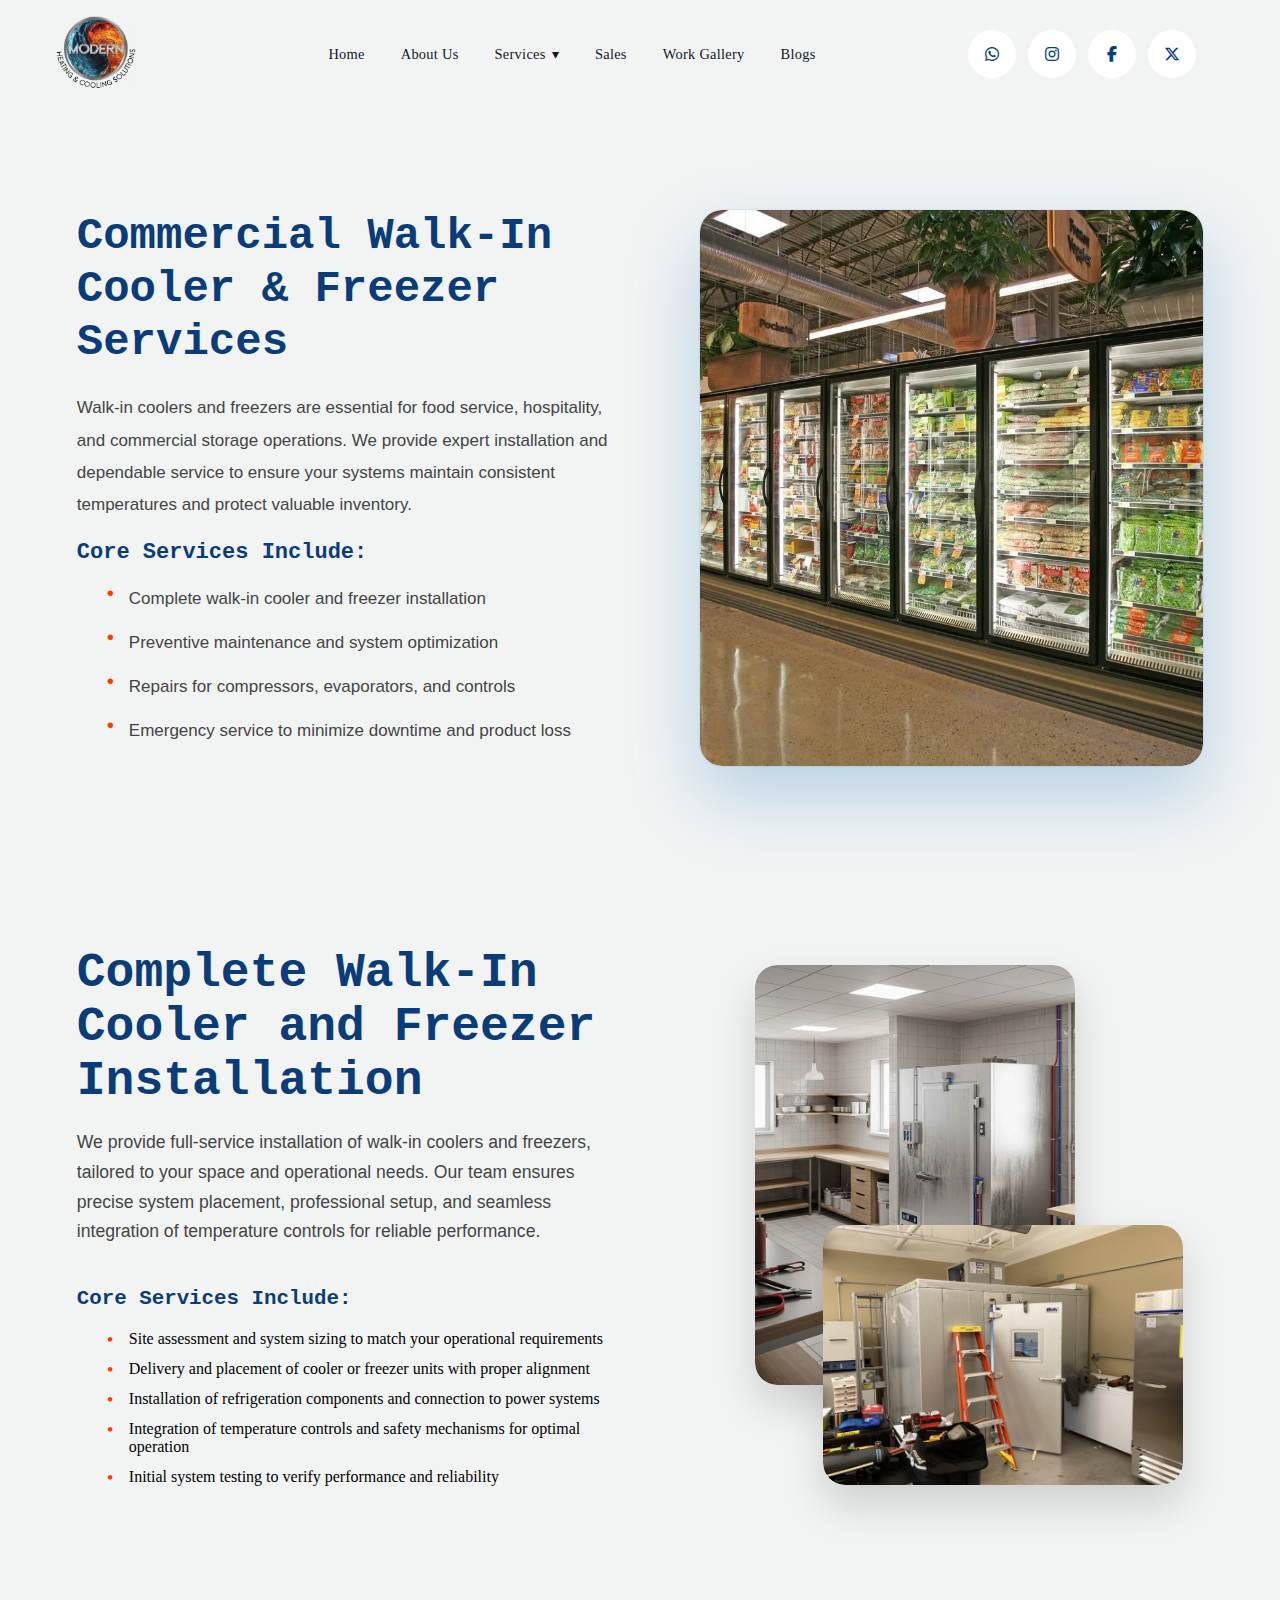
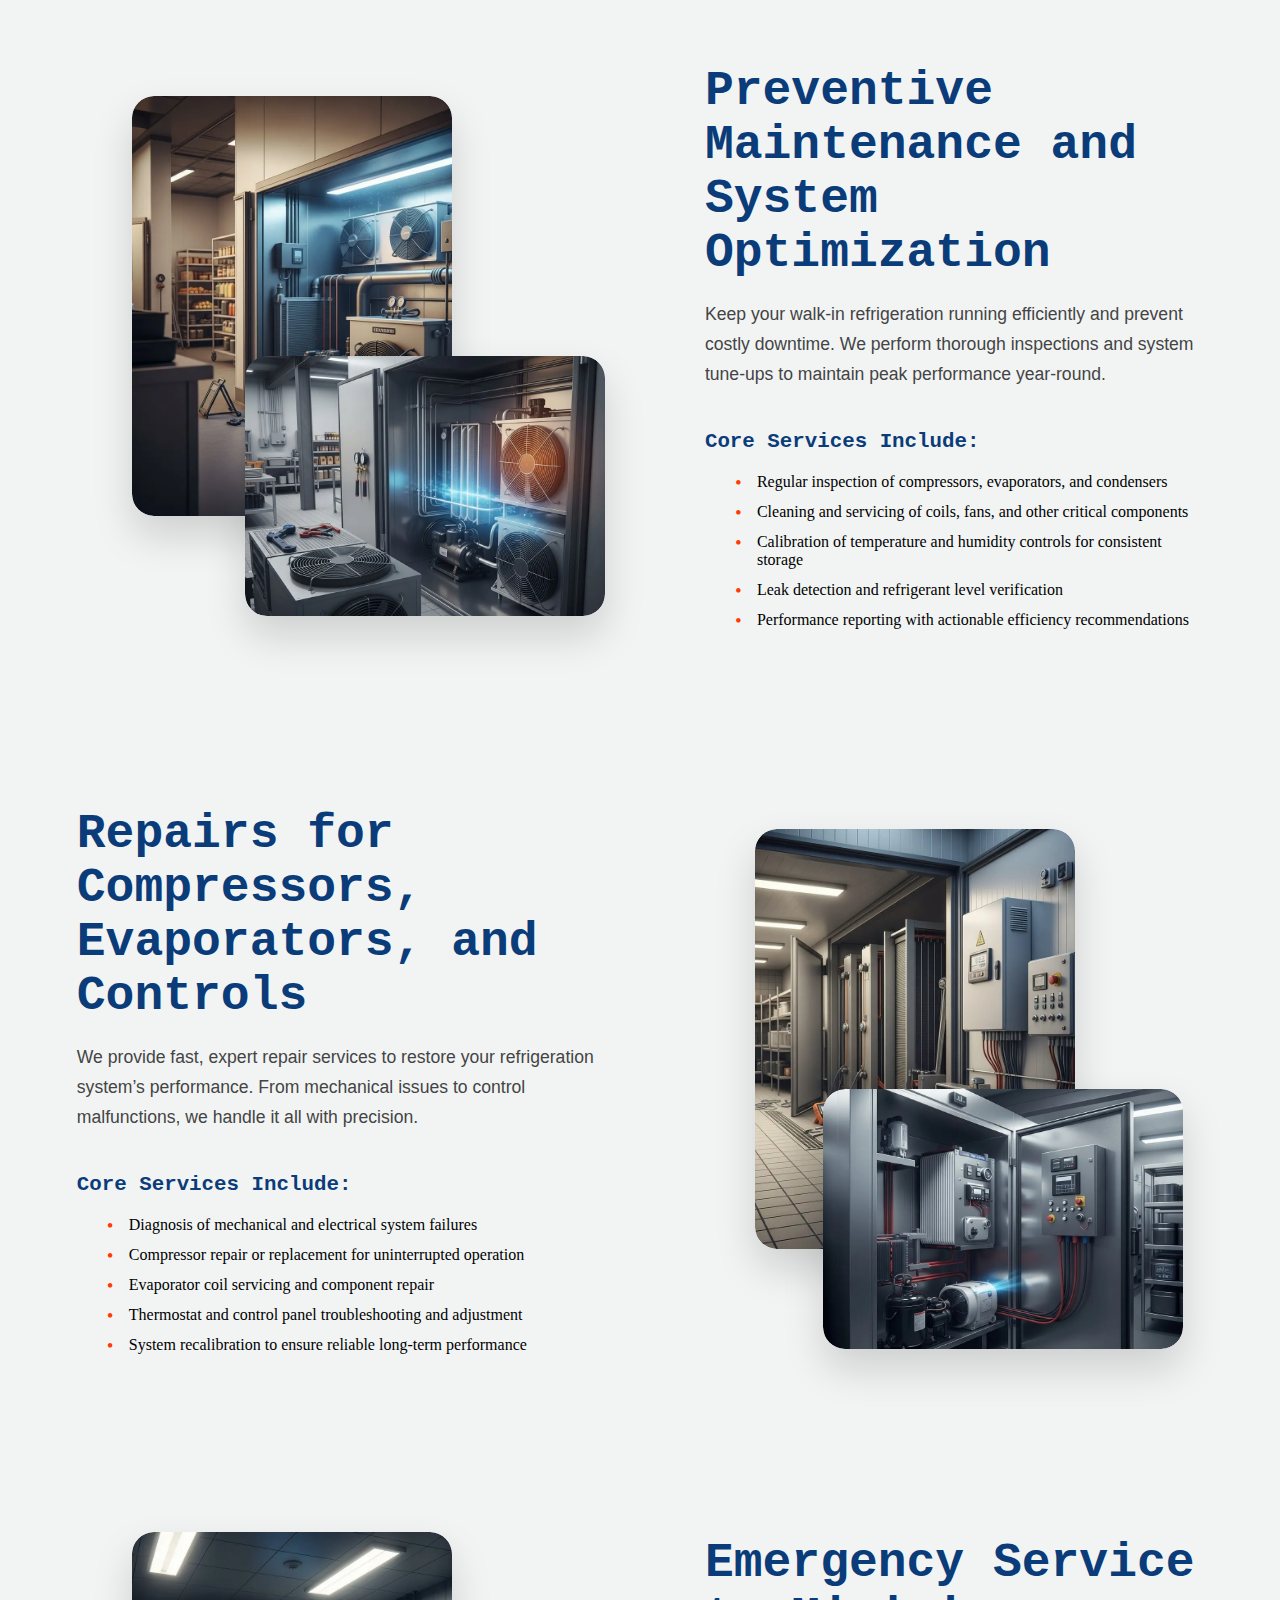
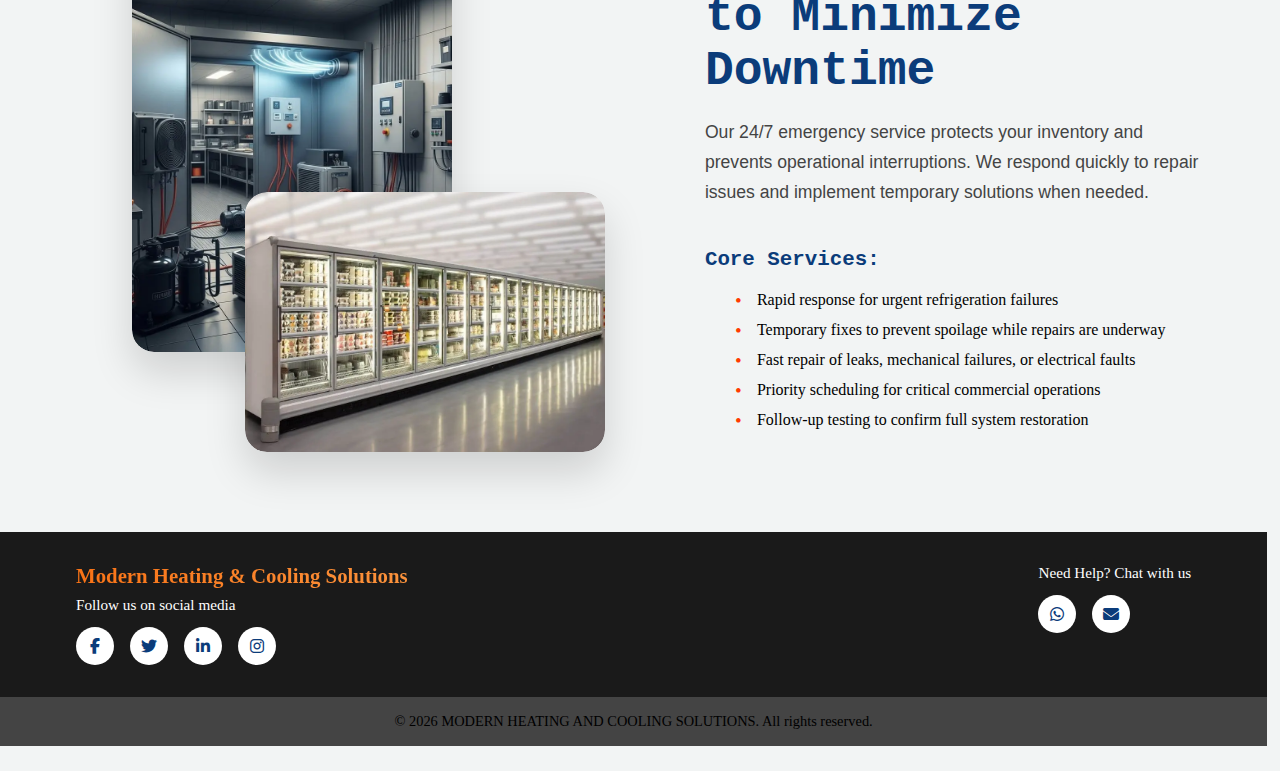
<file: walkin-cooler.html>
<!DOCTYPE html>
<html lang="en">
<head>
  <meta charset="UTF-8">
  <meta name="viewport" content="width=device-width, initial-scale=1.0">
  <title>Mini Split Systems</title>
  <link rel="stylesheet" href="./assets/css/main.css">
  <link rel="stylesheet" href="./assets/css/header.css">
</head>
<body>
  <div id="header"></div>

  <!-- HERO SECTION -->
  <section class="mini-split-hero">
    <div class="mini-split-container">
      <!-- LEFT -->
      <div class="mini-split-content">
        <div class="content-inner">
          <h1>Commercial Walk-In Cooler & Freezer Services</h1>
          <p>
Walk-in coolers and freezers are essential for food service, hospitality, and commercial storage operations. We provide expert installation and dependable service to ensure your systems maintain consistent temperatures and protect valuable inventory.          </p>
          </p>

          <h3>Core Services Include:</h3>
<ul class="services-list">
  <li>Complete walk-in cooler and freezer installation</li>
  <li>Preventive maintenance and system optimization</li>
  <li>Repairs for compressors, evaporators, and controls</li>
  <li>Emergency service to minimize downtime and product loss</li>
</ul>

        </div>
      </div>

      <!-- RIGHT IMAGE -->
      <div class="mini-split-image">
        <img src="./assets/images/walkin-main.webp" alt="Mini Split Air Conditioner">
      </div>
    </div>
  </section>

  <!-- complete walkin -position SECTION -->
  <section class="what-we-build">
    <div class="container">
      <!-- LEFT CONTENT -->
      <div class="content">
        <h2 >Complete Walk-In Cooler and Freezer Installation
        </h2>
        <p>
We provide full-service installation of walk-in coolers and freezers, tailored to your space and operational needs. Our team ensures precise system placement, professional setup, and seamless integration of temperature controls for reliable performance.        </p>

        <h3>Core Services Include:</h3>
<ul class="services-list">
  <li>Site assessment and system sizing to match your operational requirements</li>
  <li>Delivery and placement of cooler or freezer units with proper alignment</li>
  <li>Installation of refrigeration components and connection to power systems</li>
  <li>Integration of temperature controls and safety mechanisms for optimal operation</li>
  <li>Initial system testing to verify performance and reliability</li>
</ul>


      </div>

      <!-- RIGHT IMAGES -->
      <div class="images">
        <div class="image image-one">
          <img src="./assets/images/complete-walkin.webp" alt="Multi-Zone Mini-Split System">
        </div>
        <div class="image image-two">
          <img src="./assets/images/complete-walkin-2.jpeg" alt="Multi-Zone Mini-Split Indoor Units">
        </div>
      </div>
    </div>
  </section>

  <!-- second SECTION -->
  <section class="subservice subservice--multi-zone">
    <div class="subservice__container">
      <!-- LEFT IMAGES -->
      <div class="subservice__images">
        <div class="subservice__image subservice__image--one">
          <img src="./assets/images/Preventive.webp" alt="Multi-Zone Mini-Split System">
        </div>
        <div class="subservice__image subservice__image--two">
          <img src="./assets/images/Preventive-2.webp" alt="Multi-Zone Mini-Split Indoor Units">
        </div>
      </div>

      <!-- RIGHT CONTENT -->
      <div class="subservice__content">
        <h2 class="subservice__title">Preventive Maintenance and System Optimization
</h2>
        <p class="subservice__description">
Keep your walk-in refrigeration running efficiently and prevent costly downtime. We perform thorough inspections and system tune-ups to maintain peak performance year-round.
        </p>

        <h3 class="subservice__subtitle">Core Services Include:</h3>
<ul class="services-list">
  <li>Regular inspection of compressors, evaporators, and condensers</li>
  <li>Cleaning and servicing of coils, fans, and other critical components</li>
  <li>Calibration of temperature and humidity controls for consistent storage</li>
  <li>Leak detection and refrigerant level verification</li>
  <li>Performance reporting with actionable efficiency recommendations</li>
</ul>


      </div>
    </div>
  </section>

  <!-- third sub services SECTION -->
  <section class="what-we-build">
    <div class="container">
      <!-- LEFT CONTENT -->
      <div class="content">
        <h2 >Repairs for Compressors, Evaporators, and Controls</h2>
        <p>
We provide fast, expert repair services to restore your refrigeration system’s performance. From mechanical issues to control malfunctions, we handle it all with precision.
</p>

        <h3>Core Services Include:</h3>
<ul class="services-list">
  <li>Diagnosis of mechanical and electrical system failures</li>
  <li>Compressor repair or replacement for uninterrupted operation</li>
  <li>Evaporator coil servicing and component repair</li>
  <li>Thermostat and control panel troubleshooting and adjustment</li>
  <li>System recalibration to ensure reliable long-term performance</li>
</ul>


      </div>

      <!-- RIGHT IMAGES -->
      <div class="images">
        <div class="image image-one">
          <img src="./assets/images/repair.webp" alt="Console Type Mini Split">
        </div>
        <div class="image image-two">
          <img src="./assets/images/repair-2.webp" alt="Cassette Type Mini Split">
        </div>
      </div>
    </div>
  </section>

  <!-- forth sub service SECTION -->
  <section class="subservice subservice--multi-zone">
    <div class="subservice__container">
      <!-- LEFT IMAGES -->
      <div class="subservice__images">
        <div class="subservice__image subservice__image--one">
          <img src="./assets/images/Emergency.webp" alt="Multi-Zone Mini-Split System">
        </div>
        <div class="subservice__image subservice__image--two">
          <img src="./assets/images/walkin.webp" alt="Multi-Zone Mini-Split Indoor Units">
        </div>
      </div>

      <!-- RIGHT CONTENT -->
      <div class="subservice__content">
        <h2 class="subservice__title">Emergency Service to Minimize Downtime</h2>
        <p class="subservice__description">
Our 24/7 emergency service protects your inventory and prevents operational interruptions. We respond quickly to repair issues and implement temporary solutions when needed.
        </p>

        <h3 class="subservice__subtitle">Core Services:</h3>
<ul class="services-list">
  <li>Rapid response for urgent refrigeration failures</li>
  <li>Temporary fixes to prevent spoilage while repairs are underway</li>
  <li>Fast repair of leaks, mechanical failures, or electrical faults</li>
  <li>Priority scheduling for critical commercial operations</li>
  <li>Follow-up testing to confirm full system restoration</li>
</ul>

      </div>
    </div>
  </section>

  <!-- Footer placeholder -->
  <div id="footer"></div>

  <script>
    fetch('header.html')
      .then(res => res.text())
      .then(data => document.getElementById('header').innerHTML = data);

    fetch('footer.html')
      .then(res => res.text())
      .then(data => document.getElementById('footer').innerHTML = data);
  </script>
</body>
</html>
<style>
/* =========================
   IMAGE HOVER LIKE CARD
========================= */

/* All image containers */
.mini-split-image,
.images,
.subservice__images,
.image,
.subservice__image {
  position: relative;
  cursor: pointer;
  overflow: visible;
  border-radius: 22px;
  transition: transform 0.3s ease, box-shadow 0.3s ease;
}

/* Hover: lift + shadow like card */
.mini-split-image:hover,
.images:hover .image,
.subservice__images:hover .subservice__image {
  transform: translateY(-5px);       /* subtle lift */
  box-shadow: 0 10px 24px #0b3c7a;  /* same color as card hover */
}

/* Ensure images fill container */
.mini-split-image img,
.image img,
.subservice__image img {
  width: 100%;
  height: 100%;
  object-fit: cover;
  display: block;
  border-radius: 22px;
}

/* Make sure the img fills container */
.mini-split-image img,
.image img,
.subservice__image img {
  width: 100%;
  height: 100%;
  object-fit: cover;
  display: block;
  border-radius: 22px;
  transition: transform 0.3s ease;
}

  /* ===== GLOBAL RESET ===== */
* {
  margin: 0;
  padding: 0;
  box-sizing: border-box;
}
html, body {
  height: 100%;
  width: 100%;
}

/* ===== ROOT COLORS ===== */
:root {
  --blue: #0b3c7a;
  --cyan: #0BB5EB;
  --bullet-color: #FF3B00;
}
/* UNIFY HEADING AND PARAGRAPH FONTS ACROSS SECTIONS */
.content-inner h1{
  color:#0b3c7a;
}
.content h2,
.content h3,
.subservice__title,
.subservice__subtitle {
  font-family: JetBrains Mono, monospace;
  color:#0b3c7a;

}

.content p,
.subservice__description {
  font-family: "Lay Grotesk - Trial", sans-serif;
  font-size: 17px;
  line-height: 1.9;
  color: #444;
  margin-bottom: 18px;
}


/* ===== HERO SECTION ===== */
.mini-split-hero {
  padding: 100px 6%;
}

.mini-split-container {
  max-width: 1300px;
  margin: auto;
  display: grid;
  grid-template-columns: 1.1fr 1fr;
  align-items: stretch;
  gap: 70px;
}

.mini-split-content {
  display: flex;
  align-items: center;
}

.content-inner {
  padding-right: 20px;
}

.mini-split-content h1 {
  font-size: 44px;
  font-weight: 700;
  color: var(--blue);
  margin-bottom: 24px;
  line-height: 1.2;
  font-family: JetBrains Mono, monospace;
}

.mini-split-content h3 {
  font-size: 22px;
  font-weight: 600;
  margin-bottom: 18px;
  color: var(--blue);
  font-family: JetBrains Mono, monospace;
}

.mini-split-content p,
.mini-split-content ul li {
  font-size: 17px;
  line-height: 1.9;
  color: #444;
  font-family: "Lay Grotesk - Trial", sans-serif;
  margin-bottom: 18px;
}

/* ===== GLOBAL LIST STYLING (ALL UL) ===== */
ul.services-list,
ul.subservice__list,
.content ul {
  list-style: none;
  padding-left: 30px;
  margin-bottom: 18px;
}

ul.services-list li,
ul.subservice__list li,
.content ul li {
  position: relative;
  padding-left: 22px;
  margin-bottom: 12px;
}

ul.services-list li::before,
ul.subservice__list li::before,
.content ul li::before {
  content: "•";
  position: absolute;
  left: 0;
  color: var(--bullet-color);
  font-size: 1.2em;
  line-height: 1;
}

/* ===== HERO IMAGE ===== */
.mini-split-image {
  max-height: 600px;
  border-radius: 22px;
  overflow: hidden;
  box-shadow:
    0 30px 70px rgba(8, 102, 177, 0.25),
    0 0 0 1px rgba(8, 102, 177, 0.08);
}

.mini-split-image img {
  width: 100%;
  height: 100%;
  max-height: 600px;
  object-fit: cover;
  display: block;
}

/* ===== SECTIONS ===== */
.what-we-build,
.subservice--multi-zone {
  padding: 80px 6%;
}

.container,
.subservice__container {
  max-width: 1300px;
  margin: 0 auto;
  display: grid;
  grid-template-columns: 1.1fr 1fr;
  gap: 80px;
  align-items: center;
}

/* ===== LEFT CONTENT ===== */
.content h2,
.subservice__title {
  font-size: 3rem;
  font-weight: 700;
  color: #0b3c7a;
  margin-bottom: 20px;
}

.content p,
.subservice__description {
  font-size: 1.1rem;
  line-height: 1.7;
  color: #444;
  max-width: 520px;
  margin-bottom: 40px;
}

.content h3,
.subservice__subtitle {
  font-size: 1.3rem;
  margin-bottom: 20px;
  color: var(--blue);
}

/* ===== RIGHT IMAGES ===== */
.images,
.subservice__images {
  position: relative;
  height: 520px;
}

.image,
.subservice__image {
  position: absolute;
  border-radius: 22px;
  overflow: hidden;
  box-shadow: 0 20px 40px rgba(0,0,0,0.15);
}

.image img,
.subservice__image img {
  width: 100%;
  height: 100%;
  object-fit: cover;
}

/* IMAGE POSITIONING */
.image-one,
.subservice__image--one {
  width: 320px;
  height: 420px;
  top: 0;
  left: 10%;
}

.image-two,
.subservice__image--two {
  width: 360px;
  height: 260px;
  bottom: 0;
  right: 20px;
}

/* CONTENT WIDTH */
.subservice__content {
  max-width: 520px;
}

/* ===== RESPONSIVE ===== */
@media (max-width: 900px) {
  .mini-split-container,
  .container,
  .subservice__container {
    grid-template-columns: 1fr;
    gap: 50px;
  }

  .mini-split-content {
    text-align: center;
  }

  .mini-split-content h1 {
    font-size: 34px;
  }

  .mini-split-image,
  .images,
  .subservice__images {
    height: 420px;
    margin-top: 60px;
    left: 0;
  }

  .image-one,
  .subservice__image--one {
    width: 260px;
    height: 340px;
    left: 30%;
  }

  .image-two,
  .subservice__image--two {
    width: 300px;
    height: 380px;
    right: 10px;
  }

  .subservice__content,
  .content {
    max-width: 100%;
  }
}
/* =========================
   MOBILE: IMAGE FIRST → CONTENT SECOND
   ALL SECTIONS
========================= */
@media (max-width: 900px) {

  /* FORCE FLEX ON MOBILE */
  .mini-split-container,
  .what-we-build .container,
  .subservice__container {
    display: flex;
    flex-direction: column;
  }

  /* ===== HERO ===== */
  .mini-split-image {
    order: 1;
  }

  .mini-split-content {
    order: 2;
    text-align: center;
  }

  /* ===== WHAT-WE-BUILD SECTIONS ===== */
  .what-we-build .images {
    order: 1;
  }

  .what-we-build .content {
    order: 2;
    text-align: center;
  }

  /* ===== SUBSERVICE SECTIONS ===== */
  .subservice__images {
    order: 1;
  }

  .subservice__content {
    order: 2;
    text-align: center;
  }

  /* ===== IMAGE STACK FIX ===== */
  .images,
  .subservice__images,
  .mini-split-image {
    height: auto;
    margin-top: 30px;
  }

  .image,
  .subservice__image {
    position: relative;
    width: 100%;
    height: 280px;
    margin-bottom: 16px;
    left: 0;
    right: 0;
  }

  .image img,
  .subservice__image img,
  .mini-split-image img {
    width: 100%;
    height: 100%;
    object-fit: cover;
  }

  /* TEXT WIDTH */
  .content,
  .subservice__content {
    max-width: 100%;
  }
}

/* =========================
   MOBILE IMAGE DESIGN UPGRADE
   (Two-image sections)
========================= */
@media (max-width: 900px) {

  /* IMAGE WRAPPER */
  .images,
  .subservice__images {
    position: relative;
    height: 340px;
    margin-bottom: 30px;
  }

  /* PRIMARY IMAGE */
  .image-one,
  .subservice__image--one {
    position: relative;
    width: 100%;
    height: 260px;
    left: 0;
    top: 0;
    z-index: 1;
  }

  /* SECONDARY IMAGE (FLOAT CARD) */
  .image-two,
  .subservice__image--two {
    position: absolute;
    width: 65%;
    height: 160px;
    bottom: -20px;
    right: 10px;
    z-index: 2;

    border-radius: 18px;
    box-shadow: 0 15px 35px rgba(0,0,0,0.25);
    border: 4px solid #fff;
    background: #fff;
  }

  /* IMAGE FIT */
  .image img,
  .subservice__image img {
    border-radius: 18px;
  }
}

</style>
</file>
<file: assets/css/main.css>
/* ===============================
   HERO SECTION
================================ */
.hero {
  position: relative;
  width: 100%;
  min-height: 100vh;                   /* full viewport height */
  display: flex;
  align-items: center;                 /* vertical center content */
  justify-content: flex-start;         /* left-align content */
  overflow: hidden;
  padding-left: 5%;
  padding-right: 5%;
}

/* HERO IMAGE (HTML <img>) */
.hero__image {
  position: absolute;
  top: 0;
  left: 0;
  width: 100%;
  height: 100%;
  object-fit: cover;                  /* cover entire hero section */
  object-position: center;
  z-index: 0;
}

/* Translucent overlay for better text readability */
.hero::before {
  content: "";
  position: absolute;
  inset: 0;
  background: rgba(0, 0, 0, 0.35);   /* semi-transparent dark overlay */
  z-index: 1;
}

/* HERO CONTENT */
.hero__content {
  position: relative;                 /* above overlay */
  z-index: 2;
  display: flex;
  align-items: center;
  justify-content: flex-start;
  width: 100%;
}

/* INNER WRAPPER */
.hero__inner {
  max-width: 800px;                   /* controls text width */
  width: 100%;
}

/* TEXT BLOCK */
.hero__text-block {
  display: block;
  transform: translateY(-10px);       /* subtle upward adjustment */
}

/* TITLE */
.hero__title {
  font-family: 'JetBrains Mono', monospace;
  font-size: 76px;
  font-weight: 600;
  line-height: 1.1;
  color: #fff;
  margin: 0 0 20px 0;
  letter-spacing: -0.02em;
  text-shadow: 0 4px 12px rgba(0, 0, 0, 0.35); /* subtle depth */
}

/* ===============================
   HERO — RESPONSIVE
================================ */
@media (max-width: 1024px) {
  .hero__title {
    font-size: 50px;
    line-height: 1.2;
  }
}

@media (max-width: 768px) {
  .hero {
    min-height: 60vh;
  }

  .hero__title {
    font-size: 36px;
    line-height: 1.2;
  }

  .hero__text-block {
    transform: translateY(0);
  }
}

@media (max-width: 480px) {
  .hero__title {
    font-size: 35px;
    line-height: 1.3;
  }
}

/* ================= SERVICE HIGHLIGHTS ================= */
.service-highlights {width: 100%;padding: 6rem 2rem;font-family: 'Inter', sans-serif;color: #111827;}
.service-highlights .container {max-width: 1280px;margin: 0 auto;}
.service-highlights .section-title {font-size: 3rem;font-weight: 700;text-align: center;margin-bottom: 3rem;line-height: 1.2;color: #0b3c7a;}
@media (max-width: 768px) {.service-highlights .section-title {font-size: 1.2rem;}}

/* CARDS GRID */
.cards-grid {display: grid;grid-template-columns: 1fr;gap: 2rem;}
@media (min-width: 768px) {.cards-grid {grid-template-columns: repeat(2,1fr);gap: 2.5rem;}}
@media (min-width: 1200px) {.cards-grid {grid-template-columns: repeat(4,1fr);}}

/* CARD */
.card {display: flex;flex-direction: column;background: #fff;border: 4px solid transparent;overflow: hidden;transition: border 0.3s ease, transform 0.2s ease;border-radius: 8px;}
.card img {width: 100%;height: 280px;object-fit: cover;border-radius: 0;}
.card-content {padding: 1.5rem;display: flex;flex-direction: column;justify-content: space-between;flex: 1;}
.card h3 {font-size: 1.5rem;font-weight: 600;margin-bottom: 0.5rem;color: #0b3c7a;}
.card .discount {color: linear-gradient(90deg, #f97316, #fb923c);font-size: 1.75rem;font-weight: 700;}
.card .discount span {font-size: 1rem;font-weight: 500;color: #6b7280;}
.card .desc {margin-top: 0.5rem;font-size: 0.875rem;color: #6b7280;line-height: 1.5;}

/* BUTTONS */
.btn {display: inline-flex;align-items: center;gap: 1rem;padding: 0.6rem 2rem;border-radius: 999px;border: 1px solid transparent;background: #fff;color: #111827;font-size: 0.875rem;font-weight: 600;text-decoration: none;cursor: pointer;transition: all 0.4s ease;}
.btn__icon {width: 28px;height: 28px;border-radius: 50%;background: linear-gradient(90deg, #f97316, #fb923c);display: flex;align-items: center;justify-content: center;font-size: 1rem;color: #fff;transition: all 0.4s ease;}
.btn:hover {background: linear-gradient(90deg, #f97316, #fb923c);color: #fff;}
.btn:hover .btn__icon {background: #000;transform: translateX(3px);}
.card .btn-learn-more {margin-top: 1rem;text-decoration: none;}

/* FEATURE IMAGE HOVER EFFECT */
.feature-image {position: relative;overflow: visible;border-radius: 22px;cursor: pointer;transition: box-shadow 0.3s ease, transform 0.3s ease;}
.feature-image img {display: block;width: 100%;height: 100%;object-fit: cover;border-radius: 22px;transition: box-shadow 0.3s ease, transform 0.3s ease;}
.feature-image:hover img {transform: translateY(-5px);box-shadow: 0 10px 24px #0b3c7a;}

/* CARD HOVER */
.card:hover {transform: translateY(-5px);box-shadow: 0 10px 24px #0b3c7a;}

/* HIDDEN CARDS */
.card.hidden {display: none;}
@media (max-width: 768px) {.cards-grid .card:nth-child(n+4) {display: none;}}
/* MOBILE RESPONSIVE BUTTONS */
@media (max-width: 768px) {
  .btn {padding: 0.5rem 4rem;font-size: 0.75rem;gap: 0.5rem; border:1px solid #0b3c7a;}
  .btn__icon {width: 24px;height: 24px;font-size: 0.875rem;}
  .more-services-btn{border: 1px solid #0b3c7a;}
}
/* MORE SERVICES BUTTON */
.more-services-btn {display: inline-flex;align-items: center;gap: 0.75rem;padding: 1.2rem 2rem;border-radius: 999px;border: 1px solid transparent;background: #fff;color: #111827;font-size: 1.125rem;font-weight: 700;text-decoration: none;cursor: pointer;transition: all 0.4s ease;position: relative;left: 50%;transform: translateX(-50%);margin-top: 2rem;}
.more-services-btn:hover {background: linear-gradient(90deg, #f97316, #fb923c);color: #fff;}
.more-services-btn span {width: 28px;height: 28px;border-radius: 50%;background: linear-gradient(90deg, #f97316, #fb923c);display: flex;align-items: center;justify-content: center;font-size: 1rem;color: #fff;transition: all 0.4s ease;}
.more-services-btn:hover span {background: #000;transform: translateX(3px);}
@media (max-width: 768px) {
  .more-services-btn{border: 1px solid #0b3c7a;}
}
/* ===============================
   WHY CHOOSE SECTION
================================ */
.why-choose {
  width: 100%;
  padding: 1rem 2rem;
  font-family: 'Inter', sans-serif;
  color: #111827;
}

.why-choose__container {
  max-width: 1200px;
  margin: 0 auto;
}

/* SECTION HEADER */
.why-choose__header {
  text-align: center;
  margin-bottom: 4rem;
}

.why-choose__header h2 {
  font-size: 3rem;
  font-weight: 700;
  margin-bottom: 1rem;
  line-height: 1.2;
  color:#0b3c7a;
}

.why-choose__header p {
  font-size: 1.2rem;
  color: #4b5563;
  max-width: 700px;
  margin: 0 auto;
  line-height: 1.6;
}

/* FEATURE ROW */
.feature-row {
  display: flex;
  align-items: center;
  justify-content: space-between;
  margin-bottom: 5rem;
  gap: 2rem;
}

.feature-content {
  flex: 1;
}

.feature-image {
  flex: 1;
}

.feature-image img {
  width: 80%;
  height: 300px;
  border-radius: 12px;
  object-fit: cover;
}

@media (max-width: 768px) {
    .feature-image img {
  width: 100%;
  height: 300px;
  border-radius: 12px;
  object-fit: cover;
}
.why-choose__header h2{
    font-size: 2rem;
}
.why-choose__header p{
    font-size: 1rem;
}
}
/* ICON */
.feature-icon {
  font-size: 2rem;
  margin-bottom: 1rem;
  color: linear-gradient(90deg, #f97316, #fb923c);
}

/* TITLE & DESCRIPTION */
.feature-content h3 {
  font-size: 1.75rem;
  margin-bottom: 0.75rem;
  color:#0b3c7a;
}

.feature-content p {
  font-size: 1.125rem;
  color: #4b5563;
  line-height: 1.6;
}

/* ALTERNATING ROWS */
.row-left .feature-image {
  order: 1;
}

.row-left .feature-content {
  order: 2;
}

.row-right .feature-content {
  order: 1;
}

.row-right .feature-image {
  order: 2;
}

/* RESPONSIVE */
@media (max-width: 992px) {
  .feature-row {
    flex-direction: column;
    gap: 2rem;
  }

  .row-left .feature-content,
  .row-left .feature-image,
  .row-right .feature-content,
  .row-right .feature-image {
    order: unset;
  }

  .feature-content h3 {
    font-size: 1.5rem;
  }

  .feature-content p {
    font-size: 1rem;
  }
}

/* ===============================
   MOBILE ORDER FIX ONLY
================================ */
@media (max-width: 768px) {

  .feature-row {
    display: flex;
    flex-direction: column;
  }

  /* 1st, 3rd, 5th → IMAGE FIRST */
  .feature-row:nth-of-type(even) {
    flex-direction: column;
  }

  /* 2nd, 4th → CONTENT FIRST */
  .feature-row:nth-of-type(odd) {
    flex-direction: column-reverse;
  }
}

/* ===============================
   TESTIMONIAL SECTION
================================ */
.testimonial-section {
  width: 100%;
  padding: 6rem 2rem;
  font-family: 'Inter', sans-serif;
  color: #111827;
}

.testimonial-section .container {
  max-width: 1280px;
  margin: 0 auto;
}

.testimonial-section .section-title {
  font-size: 3rem;
  font-weight: 700;
  text-align: center;
  margin-bottom: 4rem;
  line-height: 1.2;
  color: #0b3c7a;
}

/* TESTIMONIAL GRID */
.testimonials-grid {
  display: grid;
  grid-template-columns: 1fr;
  gap: 2.5rem;
}

@media (min-width: 768px) {
  .testimonials-grid {
    grid-template-columns: repeat(2, 1fr);
  }
}

@media (min-width: 1200px) {
  .testimonials-grid {
    grid-template-columns: repeat(3, 1fr);
  }
}

/* CARD */
.testimonial-card {
  background: #fff;
  border-radius: 12px;
  padding: 2rem;
  box-shadow: 0 4px 12px rgba(0,0,0,0.08);
  transition: transform 0.3s ease, box-shadow 0.3s ease;
}

.testimonial-card:hover {
  transform: translateY(-5px);
  box-shadow: 0 10px 24px #0b3c7a; /* subtle orange hover shadow */
}

/* CARD HEADER */
.testimonial-header {
  display: flex;
  align-items: center;
  gap: 1rem;
  margin-bottom: 1rem;
}

.testimonial-header img {
  width: 50px;
  height: 50px;
  border-radius: 50%;
  object-fit: cover;
}

.client-info h3 {
  font-size: 1.125rem;
  font-weight: 600;
  color: #0b3c7a;
}

.client-info p {
  font-size: 0.875rem;
  color: #6b7280;
}

/* RATING */
.rating {
  margin-left: auto;
  color: #FF3B00;
  font-size: 1rem;
}

/* TESTIMONIAL TEXT */
.testimonial-text {
  font-size: 0.95rem;
  line-height: 1.6;
  color: #4b5563;
  margin-top: 0.5rem;
}

/* MOBILE RESPONSIVE */
@media (max-width: 768px) {
  .section-title {
    font-size: 2rem;
  }
  .testimonial-card {
    padding: 1.5rem;
  }
}
</file>
<file: assets/css/header.css>
/* ================= RESET ================= */
*,
*::before,
*::after {
  margin: 0;
  padding: 0;
  box-sizing: border-box;
}

body {
  background-color: #f2f4f4;
  
}
/* ================= HEADER SOCIALS ================= */
.header__socials {
  display: flex;
  align-items: center;
  gap: 0.75rem;
}

.header__social {
  display: flex;
  align-items: center;
  justify-content: center;
  width: 48px;
  height: 48px;
  background: #ffffff;
  color: #0b3c7a;
  border-radius: 50%;
  font-size: 1rem;
  text-decoration: none;
  transition: all 0.3s ease;
}

.header__social:hover {
  background: #0b3c7a;
  color: #ffffff;
  transform: translateY(-2px);
  box-shadow: 0 6px 16px rgba(0, 0, 0, 0.25);
}
/* ================= END HEADER SOCIALS ================= */
/* ================= HEADER ================= */
.header {
  position: relative;
  width: 100%;
  height: 100px;
  background: transparent;
  z-index: 50;
  margin-bottom: 10px;
}

.header__container {
  max-width: 1200px;
  margin: 0 auto;
  padding: 1rem 1rem;

  display: grid;
  grid-template-columns: auto 1fr auto auto;
  align-items: center;
  gap: 1.75rem;
}

/* ================= LOGO ================= */
.header__logo img {
  width: 80px;
  height: auto;
}

/* ================= NAV ================= */
.header__nav {
  display: flex;
  justify-content: center;
  align-items: center;
  gap: 2.25rem;
  padding-left:40px;
}

.header__link {
  text-decoration: none;
  font-size: 0.9rem;
  font-weight: 500;
  letter-spacing: 0.02em;
  color: #111827;
  transition: color 0.3s ease, font-weight 0.3s ease;
}

.header__link:hover {
  background: linear-gradient(90deg, #f97316, #fb923c);
  -webkit-background-clip: text;
  -webkit-text-fill-color: transparent;
  font-weight: 700;
}

/* ================= DROPDOWN ================= */
.header__dropdown {
  position: relative;
}

.header__dropdown-trigger {
  background: none;
  border: none;
  cursor: pointer;

  display: flex;
  align-items: center;
  gap: 6px;

  font-size: 0.9rem;
  font-weight: 500;
  letter-spacing: 0.02em;
  color: #111827;

  transition: all 0.3s ease;
}

.header__dropdown-trigger:hover {
  background: linear-gradient(90deg, #f97316, #fb923c);
  -webkit-background-clip: text;
  -webkit-text-fill-color: transparent;
}

/* dropdown menu */
.header__dropdown-menu {
  position: absolute;
  top: calc(100% + 14px);
  left: 0;
  min-width: 220px;

  background: #ffffff;
  border-radius: 14px;
  border: 1px solid rgba(0, 0, 0, 0.06);

  padding: 0.5rem 0;

  box-shadow:
    0 12px 30px rgba(0, 0, 0, 0.08),
    0 6px 12px rgba(0, 0, 0, 0.05);

  opacity: 0;
  visibility: hidden;
  transform: translateY(10px);
  transition: 0.25s ease;
}

.header__dropdown-menu a {
  display: block;
  padding: 0.75rem 1.25rem;

  font-size: 0.85rem;
  font-weight: 500;
  text-decoration: none;
  color: #111827;

  transition: background 0.25s ease;
}

.header__dropdown-menu a:hover {
  background: linear-gradient(
    90deg,
    rgba(249, 115, 22, 0.12),
    rgba(251, 146, 60, 0.12)
  );
}

.header__dropdown:hover .header__dropdown-menu {
  opacity: 1;
  visibility: visible;
  transform: translateY(0);
}


/* ================= MOBILE ================= */
.header__mobile-toggle {
  display: none;
}

.mobile-menu {
  display: none;
}

@media (max-width: 768px) {
    .header__socials {
  display: flex;
  align-items: center;
}
.header__social{
    width: 36px;
    height: 36px;
    font-size: 1rem;
}
  .header__container {
    grid-template-columns: auto 1fr auto;
  }

  .header__nav,
  .header__cta {
    display: none;
  }

  .header__logo img {
    width: 64px;
  }

  .header__mobile-toggle {
    display: block;
    justify-self: end;
    font-size: 3rem;
    background: none;
    border: none;
    cursor: pointer;

    background: linear-gradient(90deg, #f97316, #fb923c);
    -webkit-background-clip: text;
    -webkit-text-fill-color: transparent;
  }

  /* ================= MOBILE MENU ================= */
  .mobile-menu {
    position: absolute;
    top: 100%;
    left: 0;
    width: 100%;

    background: #ffffff;
    border-top: 1px solid #e5e7eb;

    padding: 1.25rem 1.5rem 1.5rem;
    flex-direction: column;
    gap: 0.25rem;

    box-shadow:
      0 20px 40px rgba(0, 0, 0, 0.08),
      0 6px 12px rgba(0, 0, 0, 0.05);
  }

  .mobile-menu a {
    display: flex;
    justify-content: space-between;
    align-items: center;

    text-decoration: none;
    font-size: 0.95rem;
    font-weight: 600;
    letter-spacing: 0.02em;

    color: #111827;
    padding: 0.9rem 0.25rem;
    border-bottom: 1px solid #e5e7eb;
  }

  .mobile-menu a:hover {
    background: linear-gradient(90deg, #f97316, #fb923c);
    -webkit-background-clip: text;
    -webkit-text-fill-color: transparent;
  }

  .mobile-menu a:last-child {
    border-bottom: none;
  }

  .mobile-menu .mobile-cta {
    margin-top: 1rem;
    padding-top: 1rem;
    border-top: 1px solid #e5e7eb;
  }

  .mobile-menu .mobile-cta a {
    justify-content: center;
    border-radius: 999px;
    padding: 0.75rem 1rem;

    background: linear-gradient(90deg, #f97316, #fb923c);
    color: #ffffff;
  }
} 
/* ================= END HEADER ================= */
@media (max-width: 768px) {
  .mobile-menu.open {
    display: flex;
  }
}
</file>
